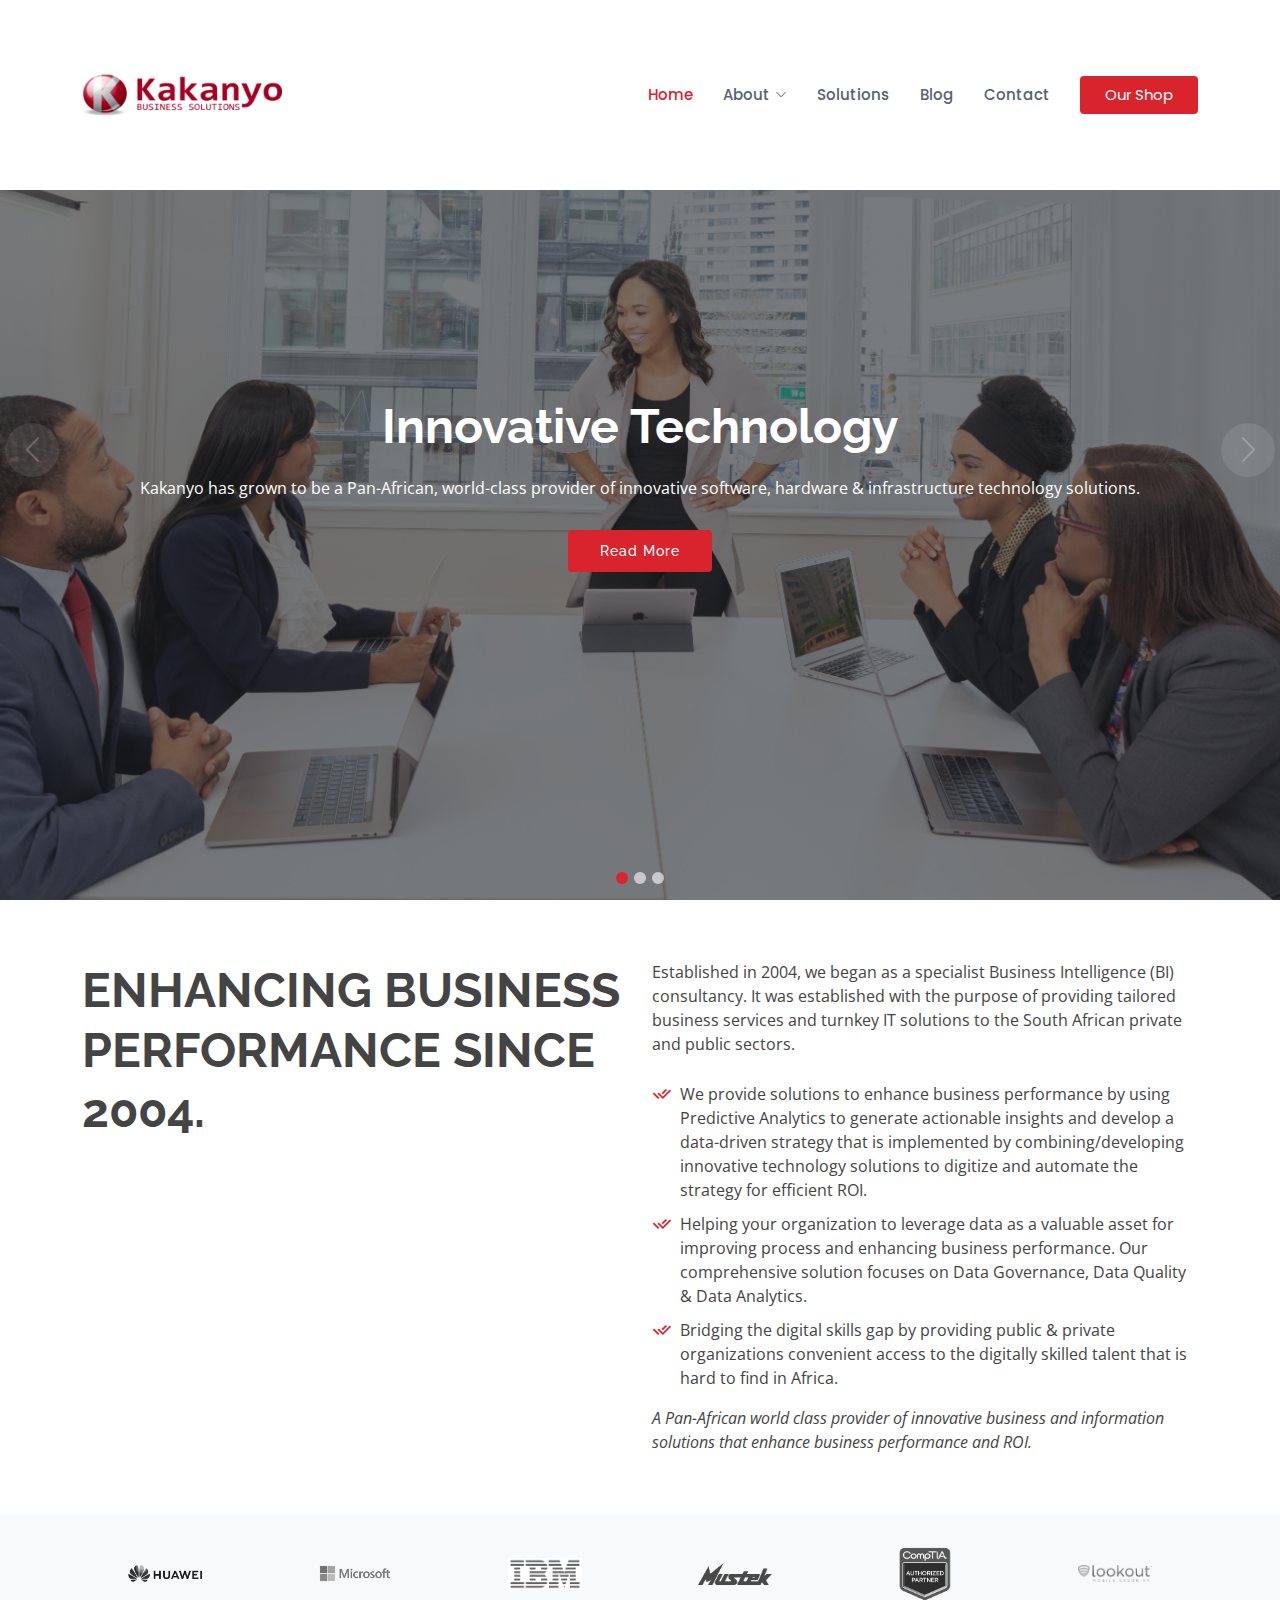
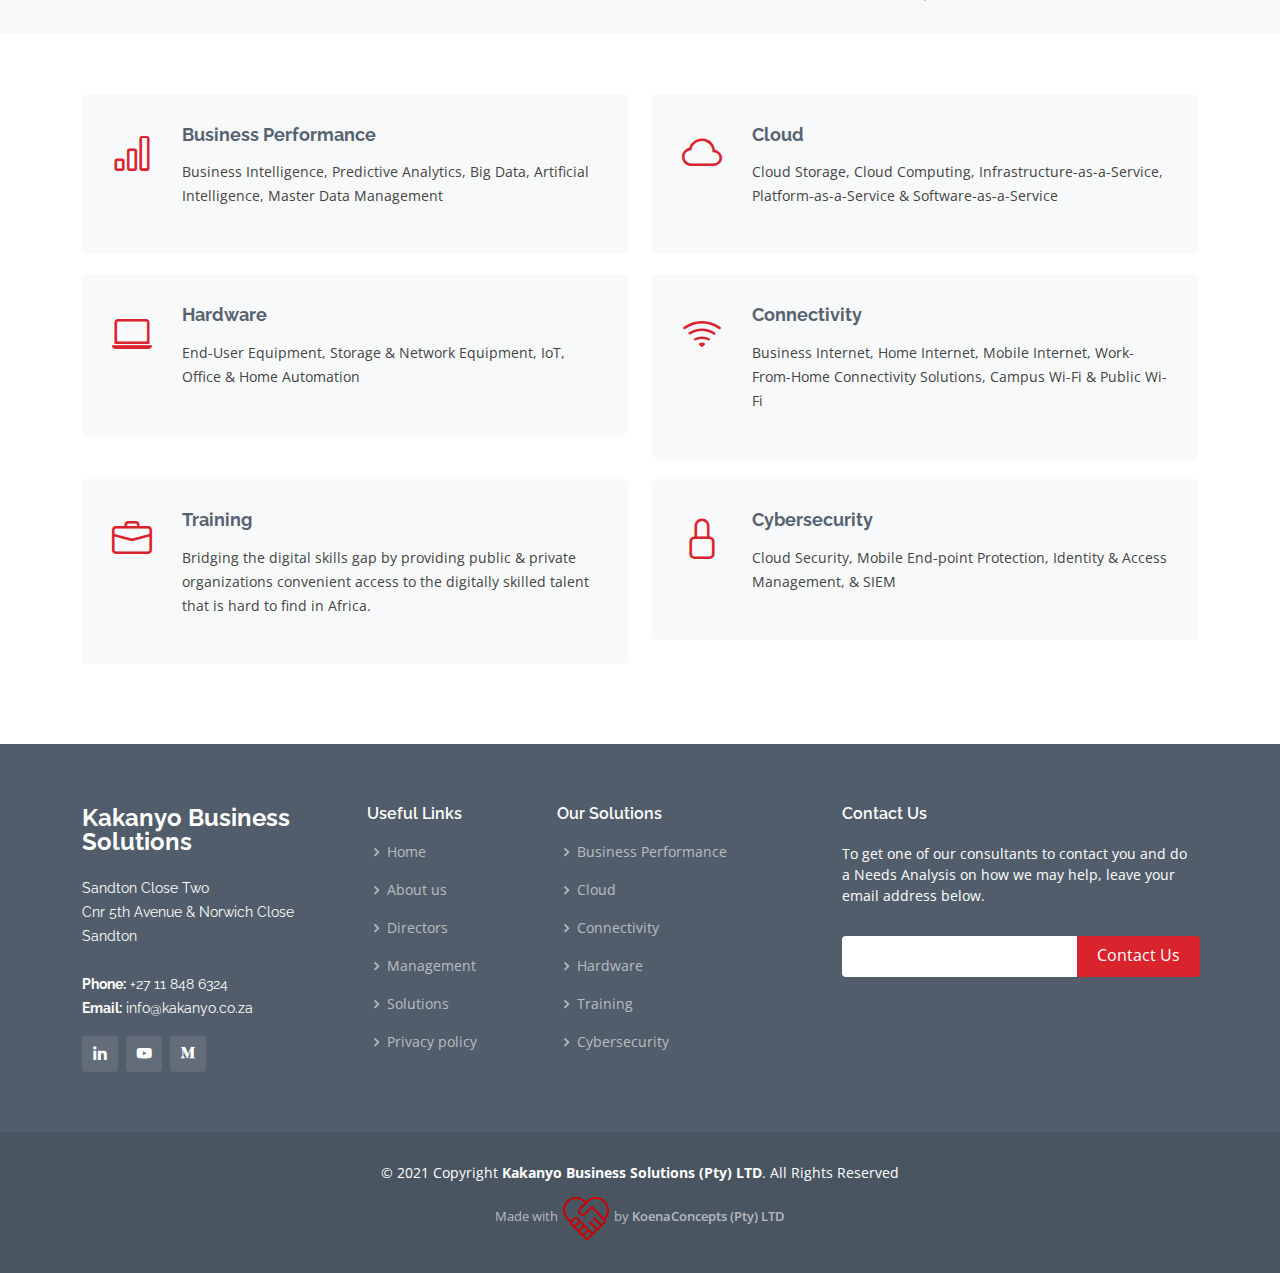
<file: index.html>
<!DOCTYPE html>
<html lang="en">

<head>
  <meta charset="utf-8">
  <meta content="width=device-width, initial-scale=1.0" name="viewport">

  <title>Kakanyo</title>
  <meta content="" name="description">
  <meta content="" name="keywords">

  <!-- Favicons -->
  <link href="assets/img/favicon.png" rel="icon">
  <link href="assets/img/apple-touch-icon.png" rel="apple-touch-icon">

  <!-- Google Fonts -->
  <link href="https://fonts.googleapis.com/css?family=Open+Sans:300,300i,400,400i,600,600i,700,700i|Raleway:300,300i,400,400i,500,500i,600,600i,700,700i|Poppins:300,300i,400,400i,500,500i,600,600i,700,700i" rel="stylesheet">

  <!-- Vendor CSS Files -->
  <link href="assets/vendor/animate.css/animate.min.css" rel="stylesheet">
  <link href="assets/vendor/bootstrap/css/bootstrap.min.css" rel="stylesheet">
  <link href="assets/vendor/bootstrap-icons/bootstrap-icons.css" rel="stylesheet">
  <link href="assets/vendor/boxicons/css/boxicons.min.css" rel="stylesheet">
  <link href="assets/vendor/glightbox/css/glightbox.min.css" rel="stylesheet">
  <link href="assets/vendor/remixicon/remixicon.css" rel="stylesheet">
  <link href="assets/vendor/swiper/swiper-bundle.min.css" rel="stylesheet">

  <!-- Template Main CSS File -->
  <link href="assets/css/style.css" rel="stylesheet">

  <!-- =======================================================
  * Template Name: Sailor - v4.3.0
  * Template URL: https://bootstrapmade.com/sailor-free-bootstrap-theme/
  * Author: BootstrapMade.com
  * License: https://bootstrapmade.com/license/
  ======================================================== -->
</head>

<body>

  <!-- ======= Header ======= -->
  <header id="header" class="fixed-top d-flex align-items-center">
    <div class="container d-flex align-items-center">
      <!-- <h1 class="logo me-auto"><a href="index.html">Kakanyo</a></h1> -->
      <!-- Uncomment below if you prefer to use an image logo -->
      <a href="index.html" class="logo me-auto"><img src="assets/img/KBSLogo.png" alt class="responsive" class="img-fluid"></a>
      <nav id="navbar" class="navbar">
        <ul>
          <li><a href="index.html" class="active">Home</a></li>

          <li class="dropdown"><a href="#"><span>About</span> <i class="bi bi-chevron-down"></i></a>
            <ul>
              <li><a href="about.html">About</a></li>
              <li><a href="team.html">Directors</a></li>
              <li><a href="testimonials.html">Management</a></li>

              <!-- <li class="dropdown"><a href="#"><span>Deep Drop Down</span> <i class="bi bi-chevron-right"></i></a>
                <ul>
                  <li><a href="#">Deep Drop Down 1</a></li>
                  <li><a href="#">Deep Drop Down 2</a></li>
                  <li><a href="#">Deep Drop Down 3</a></li>
                  <li><a href="#">Deep Drop Down 4</a></li>
                  <li><a href="#">Deep Drop Down 5</a></li>
                </ul>
              </li> -->
            </ul>
          </li>
          <li><a href="services.html">Solutions</a></li>
          <!-- <li><a href="portfolio.html">Portfolio</a></li> 
          <li><a href="pricing.html">Pricing</a></li> -->
          <li><a href="blog.html">Blog</a></li>

          <li><a href="contact.html">Contact</a></li>
          <li><a href="index.html" class="getstarted">Our Shop</a></li>
        </ul>
        <i class="bi bi-list mobile-nav-toggle"></i>
      </nav><!-- .navbar -->

    </div>
  </header><!-- End Header -->

  <!-- ======= Hero Section ======= -->
  <section id="hero">
    <div id="heroCarousel" data-bs-interval="5000" class="carousel slide carousel-fade" data-bs-ride="carousel">

      <ol class="carousel-indicators" id="hero-carousel-indicators"></ol>

      <div class="carousel-inner" role="listbox">

        <!-- Slide 1 -->
        <div class="carousel-item active" style="background-image: url(assets/img/slide/slide-1.jpg)">
          <div class="carousel-container">
            <div class="container">
              <h2 class="animate__animated animate__fadeInDown">Innovative <span>Technology</span></h2>
              <p class="animate__animated animate__fadeInUp">Kakanyo has grown to be a Pan-African, world-class provider of innovative software, hardware & infrastructure technology solutions.</p>
              <a href="#about" class="btn-get-started animate__animated animate__fadeInUp scrollto">Read More</a>
            </div>
          </div>
        </div>

        <!-- Slide 2 -->
        <div class="carousel-item" style="background-image: url(assets/img/slide/slide-2.jpg)">
          <div class="carousel-container">
            <div class="container">
              <h2 class="animate__animated animate__fadeInDown">Business Performance</h2>
              <p class="animate__animated animate__fadeInUp">We are A proud Pan-African world class provider of innovative business and information solutions that enhance business performance and ROI.</p>
              <a href="#about" class="btn-get-started animate__animated animate__fadeInUp scrollto">Read More</a>
            </div>
          </div>
        </div>

        <!-- Slide 3 -->
        <div class="carousel-item" style="background-image: url(assets/img/slide/slide-3.jpg)">
          <div class="carousel-container">
            <div class="container">
              <h2 class="animate__animated animate__fadeInDown">Skills Development</h2>
              <p class="animate__animated animate__fadeInUp">Kakanyo is committed to "Bridging the Digital Skills Gap" by making a key contribution of upskilling young talent with the technology skills that are on demand.</p>
              <a href="#about" class="btn-get-started animate__animated animate__fadeInUp scrollto">Read More</a>
            </div>
          </div>
        </div>

      </div>

      <a class="carousel-control-prev" href="#heroCarousel" role="button" data-bs-slide="prev">
        <span class="carousel-control-prev-icon bi bi-chevron-left" aria-hidden="true"></span>
      </a>

      <a class="carousel-control-next" href="#heroCarousel" role="button" data-bs-slide="next">
        <span class="carousel-control-next-icon bi bi-chevron-right" aria-hidden="true"></span>
      </a>

    </div>
  </section><!-- End Hero -->

  <main id="main">

    <!-- ======= About Section ======= -->
    <section id="about" class="about">
      <div class="container">

        <div class="row content">
          <div class="col-lg-6">
            <h2>Enhancing Business Performance since 2004.</h2>
            <!-- <h3>Voluptatem dignissimos provident quasi corporis voluptates sit assum perenda sruen jonee trave</h3> -->
          </div>
          <div class="col-lg-6 pt-4 pt-lg-0">
            <p>
              Established in 2004, we began as a specialist Business Intelligence (BI) consultancy. 
              It was established with the purpose of providing tailored business services and turnkey IT solutions to the South African private and public sectors.
            </p>
            <ul>
              <li><i class="ri-check-double-line"></i>We provide solutions to enhance business performance by using Predictive Analytics to generate actionable insights and develop a data-driven strategy that is implemented by combining/developing innovative technology solutions to digitize and automate the strategy for efficient ROI.</li>
              <li><i class="ri-check-double-line"></i>Helping your organization to leverage data as a valuable asset for improving process and enhancing business performance. Our comprehensive solution focuses on Data Governance, Data Quality & Data Analytics.</li>
              <li><i class="ri-check-double-line"></i>Bridging the digital skills gap by providing public & private organizations convenient access to the digitally skilled talent that is hard to find in Africa.</li>
            </ul>
            <p class="fst-italic">
              A Pan-African world class provider of innovative business and information solutions that enhance business performance and ROI.
            </p>
          </div>
        </div>

      </div>
    </section><!-- End About Section -->

    <!-- ======= Clients Section ======= -->
    <section id="clients" class="clients section-bg">
      <div class="container">

        <div class="row">

          <div class="col-lg-2 col-md-4 col-6 d-flex align-items-center justify-content-center">
            <img src="assets/img/clients/client-1.png" class="img-fluid" alt="">
          </div>

          <div class="col-lg-2 col-md-4 col-6 d-flex align-items-center justify-content-center">
            <img src="assets/img/clients/client-2.png" class="img-fluid" alt="">
          </div>

          <div class="col-lg-2 col-md-4 col-6 d-flex align-items-center justify-content-center">
            <img src="assets/img/clients/client-3.png" class="img-fluid" alt="">
          </div>

          <div class="col-lg-2 col-md-4 col-6 d-flex align-items-center justify-content-center">
            <img src="assets/img/clients/client-4.png" class="img-fluid" alt="">
          </div>

          <div class="col-lg-2 col-md-4 col-6 d-flex align-items-center justify-content-center">
            <img src="assets/img/clients/client-5.png" class="img-fluid" alt="">
          </div>

          <div class="col-lg-2 col-md-4 col-6 d-flex align-items-center justify-content-center">
            <img src="assets/img/clients/client-6.png" class="img-fluid" alt="">
          </div>

        </div>

      </div>
    </section><!-- End Clients Section -->

    <!-- ======= Services Section ======= -->
    <section id="services" class="services">
      <div class="container">

        <div class="row">
          <div class="col-md-6">
            <div class="icon-box">
              <i class="bi bi-bar-chart"></i>
              <h4><a href="#">Business Performance</a></h4>
              <p>Business Intelligence, Predictive Analytics, Big Data, Artificial Intelligence, Master Data Management</p>
            </div>
          </div>
          <div class="col-md-6 mt-4 mt-md-0">
            <div class="icon-box">
              <i class="bi bi-cloud"></i>
              <h4><a href="#">Cloud</a></h4>
              <p>Cloud Storage, Cloud Computing, Infrastructure-as-a-Service, Platform-as-a-Service & Software-as-a-Service</p>
            </div>
          </div>
          <div class="col-md-6 mt-4 mt-md-0">
            <div class="icon-box">
              <i class="bi bi-laptop"></i>
              <h4><a href="#">Hardware</a></h4>
              <p>End-User Equipment, Storage & Network Equipment, IoT, Office & Home Automation</p>
            </div>
          </div>
          <div class="col-md-6 mt-4 mt-md-0">
            <div class="icon-box">
              <i class="bi bi-wifi"></i>
              <h4><a href="#">Connectivity</a></h4>
              <p>Business Internet, Home Internet, Mobile Internet, Work-From-Home Connectivity Solutions, Campus Wi-Fi & Public Wi-Fi</p>
            </div>
          </div>
          <div class="col-md-6 mt-4 mt-md-0">
            <div class="icon-box">
              <i class="bi bi-briefcase"></i>
              <h4><a href="#">Training</a></h4>
              <p>Bridging the digital skills gap by providing public & private organizations convenient access to the digitally skilled talent that is hard to find in Africa.</p>
            </div>
          </div>
          <div class="col-md-6 mt-4 mt-md-0">
            <div class="icon-box">
              <i class="bi bi-lock"></i>
              <h4><a href="#">Cybersecurity</a></h4>
              <p>Cloud Security, Mobile End-point Protection, Identity & Access Management, & SIEM</p>
            </div>
          </div>
        </div>

      </div>
    </section>
    <!-- End Services Section -->

    <!-- ======= Portfolio Section ======= -->
    <!-- <section id="portfolio" class="portfolio">
      <div class="container">

        <div class="row">
          <div class="col-lg-12 d-flex justify-content-center">
            <ul id="portfolio-flters">
              <li data-filter="*" class="filter-active">All</li>
              <li data-filter=".filter-app">App</li>
              <li data-filter=".filter-card">Card</li>
              <li data-filter=".filter-web">Web</li>
            </ul>
          </div>
        </div>

        <div class="row portfolio-container">

          <div class="col-lg-4 col-md-6 portfolio-item filter-app">
            <div class="portfolio-wrap">
              <img src="assets/img/portfolio/portfolio-1.jpg" class="img-fluid" alt="">
              <div class="portfolio-info">
                <h4>App 1</h4>
                <p>App</p>
                <div class="portfolio-links">
                  <a href="assets/img/portfolio/portfolio-1.jpg" data-gallery="portfolioGallery" class="portfolio-lightbox" title="App 1"><i class="bx bx-plus"></i></a>
                  <a href="portfolio-details.html" class="portfolio-details-lightbox" data-glightbox="type: external" title="Portfolio Details"><i class="bx bx-link"></i></a>
                </div>
              </div>
            </div>
          </div>

          <div class="col-lg-4 col-md-6 portfolio-item filter-web">
            <div class="portfolio-wrap">
              <img src="assets/img/portfolio/portfolio-2.jpg" class="img-fluid" alt="">
              <div class="portfolio-info">
                <h4>Web 3</h4>
                <p>Web</p>
                <div class="portfolio-links">
                  <a href="assets/img/portfolio/portfolio-2.jpg" data-gallery="portfolioGallery" class="portfolio-lightbox" title="Web 3"><i class="bx bx-plus"></i></a>
                  <a href="portfolio-details.html" class="portfolio-details-lightbox" data-glightbox="type: external" title="Portfolio Details"><i class="bx bx-link"></i></a>
                </div>
              </div>
            </div>
          </div>

          <div class="col-lg-4 col-md-6 portfolio-item filter-app">
            <div class="portfolio-wrap">
              <img src="assets/img/portfolio/portfolio-3.jpg" class="img-fluid" alt="">
              <div class="portfolio-info">
                <h4>App 2</h4>
                <p>App</p>
                <div class="portfolio-links">
                  <a href="assets/img/portfolio/portfolio-3.jpg" data-gallery="portfolioGallery" class="portfolio-lightbox" title="App 2"><i class="bx bx-plus"></i></a>
                  <a href="portfolio-details.html" class="portfolio-details-lightbox" data-glightbox="type: external" title="Portfolio Details"><i class="bx bx-link"></i></a>
                </div>
              </div>
            </div>
          </div>

          <div class="col-lg-4 col-md-6 portfolio-item filter-card">
            <div class="portfolio-wrap">
              <img src="assets/img/portfolio/portfolio-4.jpg" class="img-fluid" alt="">
              <div class="portfolio-info">
                <h4>Card 2</h4>
                <p>Card</p>
                <div class="portfolio-links">
                  <a href="assets/img/portfolio/portfolio-4.jpg" data-gallery="portfolioGallery" class="portfolio-lightbox" title="Card 2"><i class="bx bx-plus"></i></a>
                  <a href="portfolio-details.html" class="portfolio-details-lightbox" data-glightbox="type: external" title="Portfolio Details"><i class="bx bx-link"></i></a>
                </div>
              </div>
            </div>
          </div>

          <div class="col-lg-4 col-md-6 portfolio-item filter-web">
            <div class="portfolio-wrap">
              <img src="assets/img/portfolio/portfolio-5.jpg" class="img-fluid" alt="">
              <div class="portfolio-info">
                <h4>Web 2</h4>
                <p>Web</p>
                <div class="portfolio-links">
                  <a href="assets/img/portfolio/portfolio-5.jpg" data-gallery="portfolioGallery" class="portfolio-lightbox" title="Web 2"><i class="bx bx-plus"></i></a>
                  <a href="portfolio-details.html" class="portfolio-details-lightbox" data-glightbox="type: external" title="Portfolio Details"><i class="bx bx-link"></i></a>
                </div>
              </div>
            </div>
          </div>

          <div class="col-lg-4 col-md-6 portfolio-item filter-app">
            <div class="portfolio-wrap">
              <img src="assets/img/portfolio/portfolio-6.jpg" class="img-fluid" alt="">
              <div class="portfolio-info">
                <h4>App 3</h4>
                <p>App</p>
                <div class="portfolio-links">
                  <a href="assets/img/portfolio/portfolio-6.jpg" data-gallery="portfolioGallery" class="portfolio-lightbox" title="App 3"><i class="bx bx-plus"></i></a>
                  <a href="portfolio-details.html" class="portfolio-details-lightbox" data-glightbox="type: external" title="Portfolio Details"><i class="bx bx-link"></i></a>
                </div>
              </div>
            </div>
          </div>

          <div class="col-lg-4 col-md-6 portfolio-item filter-card">
            <div class="portfolio-wrap">
              <img src="assets/img/portfolio/portfolio-7.jpg" class="img-fluid" alt="">
              <div class="portfolio-info">
                <h4>Card 1</h4>
                <p>Card</p>
                <div class="portfolio-links">
                  <a href="assets/img/portfolio/portfolio-7.jpg" data-gallery="portfolioGallery" class="portfolio-lightbox" title="Card 1"><i class="bx bx-plus"></i></a>
                  <a href="portfolio-details.html" class="portfolio-details-lightbox" data-glightbox="type: external" title="Portfolio Details"><i class="bx bx-link"></i></a>
                </div>
              </div>
            </div>
          </div>

          <div class="col-lg-4 col-md-6 portfolio-item filter-card">
            <div class="portfolio-wrap">
              <img src="assets/img/portfolio/portfolio-8.jpg" class="img-fluid" alt="">
              <div class="portfolio-info">
                <h4>Card 3</h4>
                <p>Card</p>
                <div class="portfolio-links">
                  <a href="assets/img/portfolio/portfolio-8.jpg" data-gallery="portfolioGallery" class="portfolio-lightbox" title="Card 3"><i class="bx bx-plus"></i></a>
                  <a href="portfolio-details.html" class="portfolio-details-lightbox" data-glightbox="type: external" title="Portfolio Details"><i class="bx bx-link"></i></a>
                </div>
              </div>
            </div>
          </div>

          <div class="col-lg-4 col-md-6 portfolio-item filter-web">
            <div class="portfolio-wrap">
              <img src="assets/img/portfolio/portfolio-9.jpg" class="img-fluid" alt="">
              <div class="portfolio-info">
                <h4>Web 3</h4>
                <p>Web</p>
                <div class="portfolio-links">
                  <a href="assets/img/portfolio/portfolio-9.jpg" data-gallery="portfolioGallery" class="portfolio-lightbox" title="Web 3"><i class="bx bx-plus"></i></a>
                  <a href="portfolio-details.html" class="portfolio-details-lightbox" data-glightbox="type: external" title="Portfolio Details"><i class="bx bx-link"></i></a>
                </div>
              </div>
            </div>
          </div>

        </div>

      </div>
    </section> -->
    <!-- End Portfolio Section -->

  </main><!-- End #main -->

  <!-- ======= Footer ======= -->
  <footer id="footer">
    <div class="footer-top">
      <div class="container">
        <div class="row">

          <div class="col-lg-3 col-md-6">
            <div class="footer-info">
              <h3>Kakanyo Business Solutions</h3>
              <p>
                Sandton Close Two
                <br> Cnr 5th Avenue & Norwich Close <br>
                Sandton<br><br>
                <strong>Phone:</strong> +27 11 848 6324<br>
                <strong>Email:</strong> info@kakanyo.co.za<br>
              </p>
              <div class="social-links mt-3">
                <a href="#" class="linkedin"><i class="bx bxl-linkedin"></i></a>
                <a href="#" class="youtube"><i class="bx bxl-youtube"></i></a>
                <a href="#" class="medium"><i class="bx bxl-medium"></i></a>
                <!-- <a href="#" class="instagram"><i class="bx bxl-instagram"></i></a>
                <a href="#" class="google-plus"><i class="bx bxl-skype"></i></a> -->
              </div>
            </div>
          </div>

          <div class="col-lg-2 col-md-6 footer-links">
            <h4>Useful Links</h4>
            <ul>
              <li><i class="bx bx-chevron-right"></i> <a href="#">Home</a></li>
              <li><i class="bx bx-chevron-right"></i> <a href="#">About us</a></li>
              <li><i class="bx bx-chevron-right"></i> <a href="#">Directors</a></li>
              <li><i class="bx bx-chevron-right"></i> <a href="#">Management</a></li>
              <li><i class="bx bx-chevron-right"></i> <a href="#">Solutions</a></li>
              <li><i class="bx bx-chevron-right"></i> <a href="#">Privacy policy</a></li>
            </ul>
          </div>

          <div class="col-lg-3 col-md-6 footer-links">
            <h4>Our Solutions</h4>
            <ul>
              <li><i class="bx bx-chevron-right"></i> <a href="#">Business Performance</a></li>
              <li><i class="bx bx-chevron-right"></i> <a href="#">Cloud</a></li>
              <li><i class="bx bx-chevron-right"></i> <a href="#">Connectivity</a></li>
              <li><i class="bx bx-chevron-right"></i> <a href="#">Hardware</a></li>
              <li><i class="bx bx-chevron-right"></i> <a href="#">Training</a></li>
              <li><i class="bx bx-chevron-right"></i> <a href="#">Cybersecurity</a></li>
            </ul>
          </div>

          <div class="col-lg-4 col-md-6 footer-newsletter">
            <h4>Contact Us</h4>
            <p>To get one of our consultants to contact you and do a Needs Analysis on how we may help, leave your email address below.</p>
            <form action="" method="post">
              <input type="email" name="email"><input type="submit" value="Contact Us">
            </form>

          </div>

        </div>
      </div>
    </div>

    <div class="container">
      <div class="copyright">
        &copy; 2021 Copyright <strong><span>Kakanyo Business Solutions (Pty) LTD</span></strong>. All Rights Reserved
      </div>
      <div class="credits">
        <!-- All the links in the footer should remain intact. -->
        <!-- You can delete the links only if you purchased the pro version. -->
        <!-- Licensing information: https://bootstrapmade.com/license/ -->
        <!-- Purchase the pro version with working PHP/AJAX contact form: https://bootstrapmade.com/sailor-free-bootstrap-theme/ -->
        Made with <svg xmlns="http://www.w3.org/2000/svg" x="0px" y="0px" width="50" height="50" viewBox="0 0 172 172" style=" fill:#cc0000;"><g fill="none" fill-rule="nonzero" stroke="none" stroke-width="1" stroke-linecap="butt" stroke-linejoin="miter" stroke-miterlimit="10" stroke-dasharray="" stroke-dashoffset="0" font-family="none" font-weight="none" font-size="none" text-anchor="none" style="mix-blend-mode: normal"><path d="M0,172v-172h172v172z" fill="none"></path><g fill="#cc0000"><path d="M51.6,13.67938c-11.43531,0 -22.87062,4.38062 -31.64531,13.15531c-17.54937,17.54938 -17.54937,45.74125 0,63.29063l10.54844,10.54844c-0.14781,0.72563 -0.22844,1.45125 -0.22844,2.19031c0,2.74125 1.02125,5.14656 3.09063,7.21594l4.81062,4.82406c1.66625,1.98875 4.3,2.99656 6.97406,3.06375c0.17469,2.365 1.15563,4.70312 3.01,6.5575l4.82406,4.81062c1.88125,1.89469 4.085,2.87563 6.5575,3.03688c0.06719,2.63375 1.075,4.95844 3.06375,6.94719l4.81062,4.82406c1.66625,1.98875 4.3,2.99656 6.96063,3.06375c0.14781,2.4725 1.12875,4.66281 3.02344,6.5575l4.82406,4.81062c2.05594,2.06938 4.46125,3.10406 7.21594,3.10406c2.40531,0 5.16,-1.03469 7.21594,-3.10406l10.32,-10.32c1.77375,-1.6125 2.72781,-3.73562 2.99656,-5.96625c2.21719,-0.26875 4.21938,-1.23625 5.95281,-2.96969l6.19469,-6.19469c1.85438,-1.85438 2.83531,-4.1925 3.01,-6.5575c2.67406,-0.06719 5.30781,-1.075 6.97406,-3.06375l4.81062,-4.82406c1.935,-1.77375 2.91594,-4.15219 3.05031,-6.59781c2.52625,-0.14781 5.01219,-1.15562 6.92031,-3.38625l4.81062,-4.81062c3.84313,-3.52063 4.07156,-9.39281 0.76594,-13.53156c7.99531,-8.21031 12.65812,-19.36344 12.65812,-31.18844c0,-12.04 -4.47469,-23.73063 -13.07469,-31.99469c-17.54938,-17.53594 -46.09063,-17.53594 -63.64,-0.33594l-2.58,2.58l-2.58,-2.58c-8.77469,-8.77469 -20.21,-13.15531 -31.64531,-13.15531zM51.6,20.64c9.63469,0 19.26938,3.77594 26.83469,11.00531l2.40531,2.40531l-17.53594,17.54937c-6.19469,6.19469 -6.19469,16.16531 0,22.36c3.09062,3.09063 7.21594,4.82406 11.34125,4.82406c4.12531,0 7.91469,-1.38406 11.01875,-4.48813l20.61312,-20.61312l40.25875,40.91719c1.38406,1.37063 1.38406,3.44 0,4.82406l-4.81062,4.81062c-1.37063,1.37063 -3.44,1.37063 -4.81063,0l-20.98937,-20.64c-1.37063,-1.37062 -3.44,-1.37062 -4.81063,0c-1.37062,1.37063 -1.37062,3.44 0,4.81063l20.98938,20.64c1.37062,1.37062 1.37062,3.44 0,4.81062l-4.82406,4.82406c-1.37062,1.37063 -3.44,1.37063 -4.82406,0l-20.64,-20.64c-0.72562,-0.73906 -1.65281,-1.04812 -2.58,-1.00781c-0.91375,-0.04031 -1.84094,0.26875 -2.58,1.00781c-1.37062,1.37063 -1.37062,3.44 0,4.82406l20.64,20.64c0.69875,0.68531 1.04813,1.37062 1.04813,2.39187c0,1.03469 -0.34938,1.73344 -1.04813,2.41875l-6.18125,6.18125c-0.79281,0.79281 -1.80062,1.075 -2.76812,0.9675c-0.38969,-0.57781 -0.84656,-1.12875 -1.37063,-1.63937l-4.81062,-4.82406c-1.8275,-1.8275 -4.36719,-2.74125 -6.93375,-2.80844c-0.13438,-2.44563 -1.11531,-4.90469 -3.03688,-6.82625l-4.81062,-4.81063c-1.77375,-1.92156 -4.13875,-2.91594 -6.57094,-3.03687c-0.06719,-2.63375 -1.075,-4.945 -3.07719,-6.93375l-4.81062,-4.82406c-1.8275,-1.8275 -4.36719,-2.74125 -6.93375,-2.80844c-0.13438,-2.44563 -1.11531,-4.90469 -3.03688,-6.82625l-4.81062,-4.81063c-3.78938,-4.12531 -10.33344,-4.12531 -14.45875,0l-9.46,9.46l-9.46,-9.46c-14.79469,-14.79469 -14.79469,-38.87469 0,-53.66937c7.56531,-7.22938 17.2,-11.00531 26.83469,-11.00531zM120.06406,20.98938c9.62125,0 19.25594,3.77594 26.82125,11.00531l0.34937,0.33594c7.22938,7.22937 11.00531,16.51469 11.00531,26.83469c0,9.74219 -3.62812,19.135 -10.52156,26.29719l-38.67312,-38.68656c-0.06719,-0.05375 -0.14781,-0.08062 -0.20156,-0.13437c-0.06719,-0.06719 -0.08062,-0.14781 -0.14781,-0.20156c-1.37062,-1.37062 -3.44,-1.37062 -4.81062,0l-23.04531,23.04531c-3.44,3.44 -9.28531,3.44 -12.72531,0c-1.72,-1.72 -2.75469,-4.12531 -2.75469,-6.53063c0,-2.40531 1.03469,-4.81062 2.75469,-6.53062l19.78,-19.78l0.16125,0.16125l5.16,-4.81063c7.22938,-7.22937 17.21344,-11.00531 26.84813,-11.00531zM51.26406,88.75469c0.68531,0 1.70656,0.33594 2.39187,1.02125l4.82406,4.82406c1.37063,1.37063 1.37063,3.44 0,4.82406l-10.32,10.32c-1.37062,1.37062 -3.44,1.37062 -4.82406,0l-4.81062,-4.82406c-0.68531,-0.68531 -1.02125,-1.37062 -1.02125,-2.40531c0,-1.03469 0.33594,-1.72 1.02125,-2.41875l10.32,-10.32c0.68531,-0.68531 1.38406,-1.02125 2.41875,-1.02125zM65.69594,103.53594c1.03469,0 1.73344,0.34938 2.41875,1.04813l4.81063,4.81062c0.68531,0.68531 1.03469,1.37063 1.03469,2.40531c0,1.03469 -0.34937,1.72 -1.03469,2.40531l-10.32,10.32c-1.37063,1.37062 -3.44,1.37062 -4.81063,0l-4.81062,-4.81063c-1.38406,-1.37062 -1.38406,-3.44 0,-4.81062l10.32,-10.32c0.68531,-0.69875 1.37062,-1.04813 2.39187,-1.04813zM80.28906,117.99469c0.90031,0 1.76031,0.33594 2.27094,1.02125l4.82406,4.82406c1.37062,1.37063 1.37062,3.44 0,4.82406l-10.32,10.32c-1.38406,1.37062 -3.45344,1.37062 -4.82406,0l-4.82406,-4.82406c-0.68531,-0.68531 -1.02125,-1.37062 -1.02125,-2.40531c0,-1.03469 0.33594,-1.72 1.02125,-2.41875l10.32,-10.32c0.69875,-0.68531 1.63938,-1.02125 2.55313,-1.02125zM94.93594,132.77594c1.03469,0 1.73344,0.34938 2.41875,1.04813l4.81063,4.81062c0.68531,0.68531 1.03469,1.37063 1.03469,2.40531c0,1.03469 -0.34937,1.72 -1.03469,2.40531l-10.32,10.32c-1.37063,1.37062 -3.44,1.37062 -4.81063,0l-4.81062,-4.81063c-0.69875,-0.68531 -1.04813,-1.38406 -1.04813,-2.41875c0,-1.02125 0.34938,-1.70656 1.04813,-2.39187l10.32,-10.32c0.68531,-0.69875 1.37062,-1.04813 2.39187,-1.04813z"></path></g></g></svg> by <a href="https://koenaconcepts.co.za/">KoenaConcepts (Pty) LTD</a>
      </div>
    </div>
  </footer><!-- End Footer -->

  <a href="#" class="back-to-top d-flex align-items-center justify-content-center"><i class="bi bi-arrow-up-short"></i></a>

  <!-- Vendor JS Files -->
  <script src="assets/vendor/bootstrap/js/bootstrap.bundle.min.js"></script>
  <script src="assets/vendor/glightbox/js/glightbox.min.js"></script>
  <script src="assets/vendor/isotope-layout/isotope.pkgd.min.js"></script>
  <script src="assets/vendor/php-email-form/validate.js"></script>
  <script src="assets/vendor/swiper/swiper-bundle.min.js"></script>
  <script src="assets/vendor/waypoints/noframework.waypoints.js"></script>

  <!-- Template Main JS File -->
  <script src="assets/js/main.js"></script>

</body>

</html>
</file>
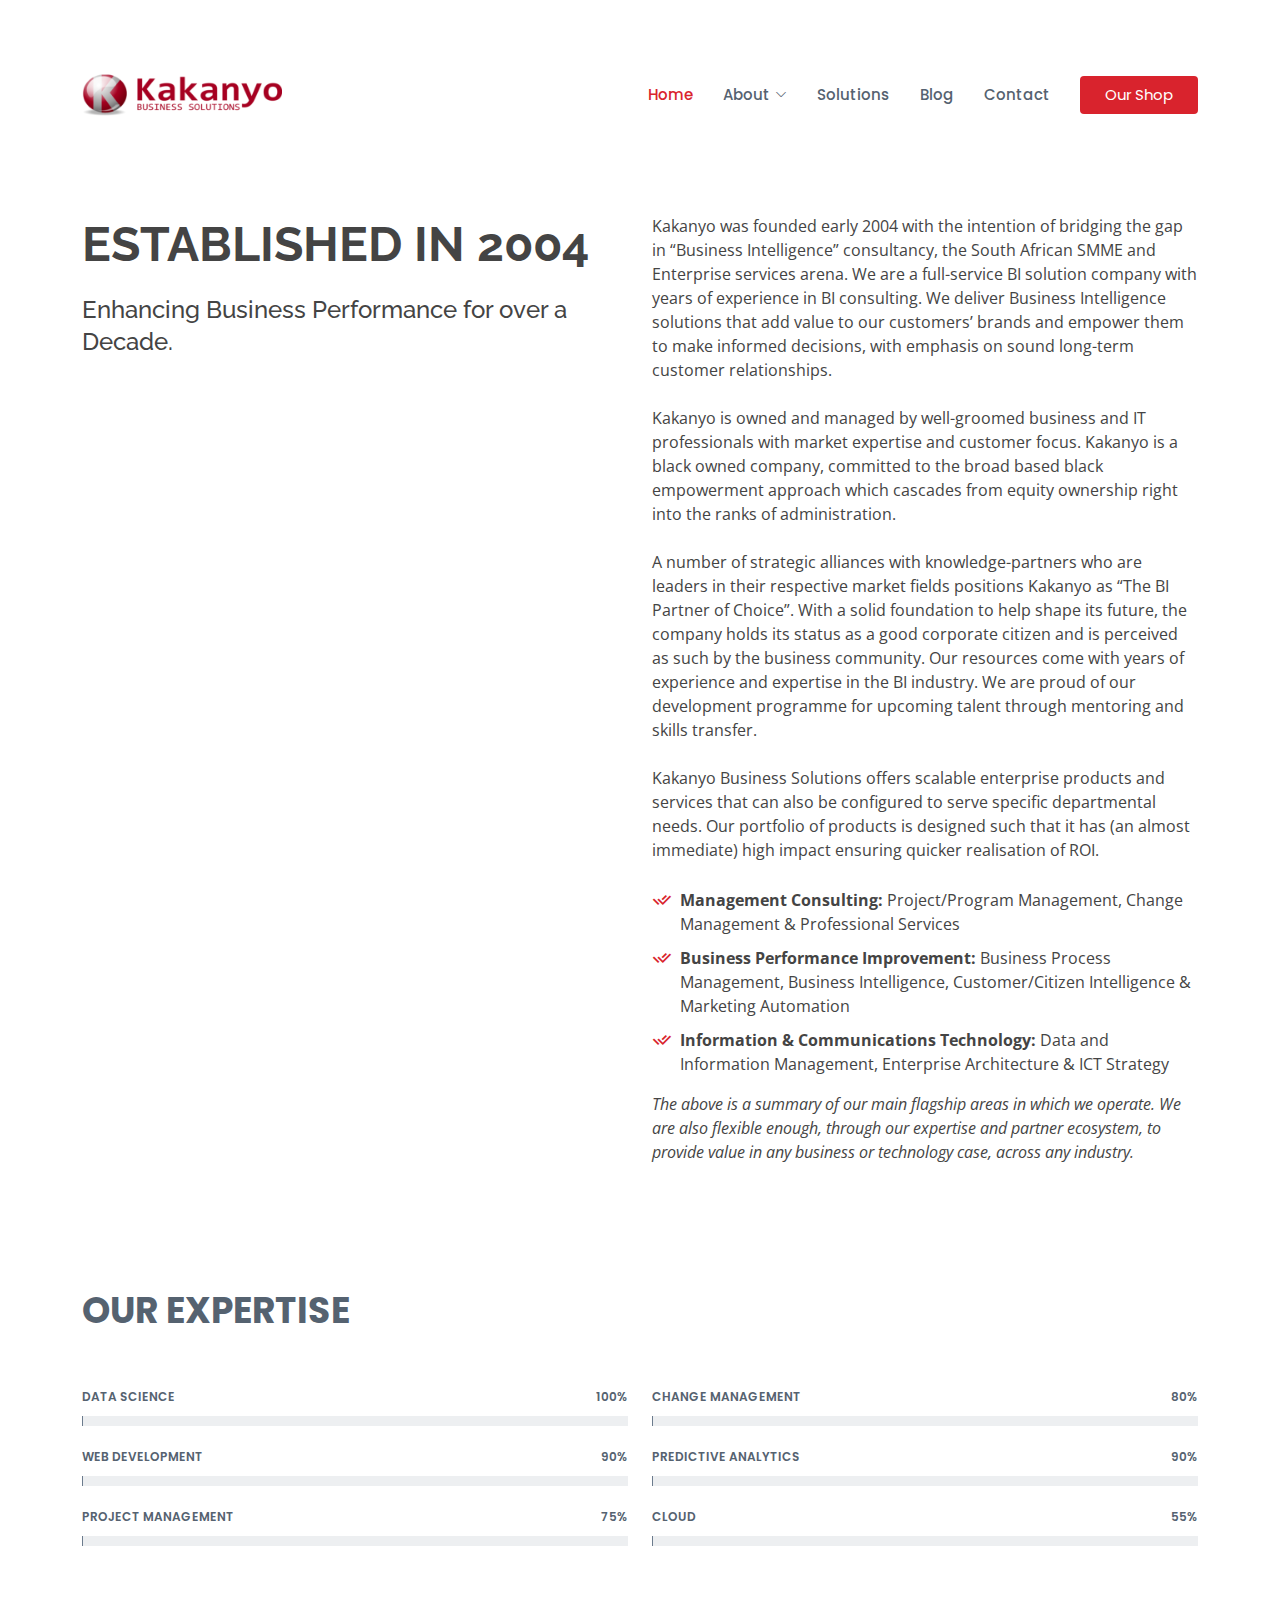
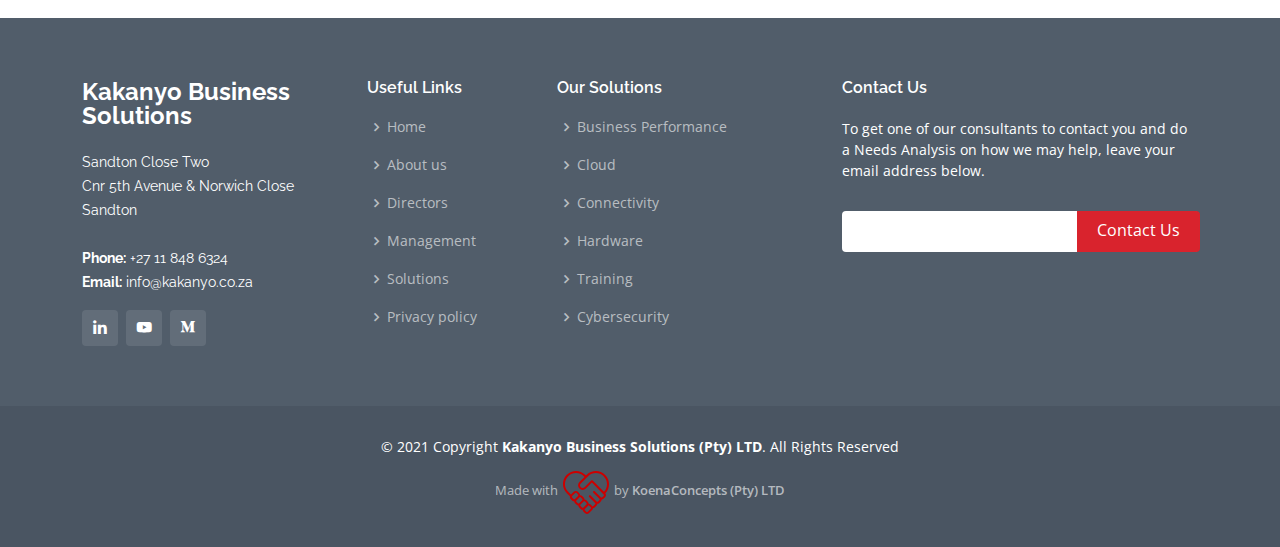
<file: about.html>
<!DOCTYPE html>
<html lang="en">

<head>
  <meta charset="utf-8">
  <meta content="width=device-width, initial-scale=1.0" name="viewport">

  <title>Kakanyo - About Us</title>
  <meta content="" name="description">
  <meta content="" name="keywords">

  <!-- Favicons -->
  <link href="assets/img/favicon.png" rel="icon">
  <link href="assets/img/apple-touch-icon.png" rel="apple-touch-icon">

  <!-- Google Fonts -->
  <link href="https://fonts.googleapis.com/css?family=Open+Sans:300,300i,400,400i,600,600i,700,700i|Raleway:300,300i,400,400i,500,500i,600,600i,700,700i|Poppins:300,300i,400,400i,500,500i,600,600i,700,700i" rel="stylesheet">

  <!-- Vendor CSS Files -->
  <link href="assets/vendor/animate.css/animate.min.css" rel="stylesheet">
  <link href="assets/vendor/bootstrap/css/bootstrap.min.css" rel="stylesheet">
  <link href="assets/vendor/bootstrap-icons/bootstrap-icons.css" rel="stylesheet">
  <link href="assets/vendor/boxicons/css/boxicons.min.css" rel="stylesheet">
  <link href="assets/vendor/glightbox/css/glightbox.min.css" rel="stylesheet">
  <link href="assets/vendor/remixicon/remixicon.css" rel="stylesheet">
  <link href="assets/vendor/swiper/swiper-bundle.min.css" rel="stylesheet">

  <!-- Template Main CSS File -->
  <link href="assets/css/style.css" rel="stylesheet">

  <!-- =======================================================
  * Template Name: Sailor - v4.3.0
  * Template URL: https://bootstrapmade.com/sailor-free-bootstrap-theme/
  * Author: BootstrapMade.com
  * License: https://bootstrapmade.com/license/
  ======================================================== -->
</head>

<body>

  <!-- ======= Header ======= -->
  <header id="header" class="fixed-top d-flex align-items-center">
    <div class="container d-flex align-items-center">
      <!-- <h1 class="logo me-auto"><a href="index.html">Kakanyo</a></h1> -->
      <!-- Uncomment below if you prefer to use an image logo -->
      <a href="index.html" class="logo me-auto"><img src="assets/img/KBSLogo.png" alt class="responsive" class="img-fluid"></a>
      <nav id="navbar" class="navbar">
        <ul>
          <li><a href="index.html" class="active">Home</a></li>

          <li class="dropdown"><a href="#"><span>About</span> <i class="bi bi-chevron-down"></i></a>
            <ul>
              <li><a href="about.html">About</a></li>
              <li><a href="team.html">Directors</a></li>
              <li><a href="testimonials.html">Management</a></li>

              <!-- <li class="dropdown"><a href="#"><span>Deep Drop Down</span> <i class="bi bi-chevron-right"></i></a>
                <ul>
                  <li><a href="#">Deep Drop Down 1</a></li>
                  <li><a href="#">Deep Drop Down 2</a></li>
                  <li><a href="#">Deep Drop Down 3</a></li>
                  <li><a href="#">Deep Drop Down 4</a></li>
                  <li><a href="#">Deep Drop Down 5</a></li>
                </ul>
              </li> -->
            </ul>
          </li>
          <li><a href="services.html">Solutions</a></li>
          <!-- <li><a href="portfolio.html">Portfolio</a></li> 
          <li><a href="pricing.html">Pricing</a></li> -->
          <li><a href="blog.html">Blog</a></li>

          <li><a href="contact.html">Contact</a></li>
          <li><a href="index.html" class="getstarted">Our Shop</a></li>
        </ul>
        <i class="bi bi-list mobile-nav-toggle"></i>
      </nav><!-- .navbar -->

    </div>
  </header><!-- End Header -->

  <main id="main">

    <!-- ======= Breadcrumbs ======= -->
    <section id="breadcrumbs" class="breadcrumbs">
      <div class="container">

        <div class="d-flex justify-content-between align-items-center">
          <h2>About</h2>
          <ol>
            <li><a href="index.html">Home</a></li>
            <li>About</li>
          </ol>
        </div>

      </div>
    </section><!-- End Breadcrumbs -->

    <!-- ======= About Section ======= -->
    <section id="about" class="about">
      <div class="container">

        <div class="row content">
          <div class="col-lg-6">
            <h2>Established in 2004</h2>
            <h3>Enhancing Business Performance for over a Decade.</h3>
          </div>
          <div class="col-lg-6 pt-4 pt-lg-0">
            <p>
              Kakanyo was founded early 2004 with the intention of bridging the gap in “Business Intelligence” consultancy, the South African SMME and Enterprise services arena. We are a full-service BI solution company with years of experience in BI consulting. We deliver Business Intelligence solutions that add value to our customers’ brands and empower them to make informed decisions, with emphasis on sound long-term customer relationships. <br>
              <br> Kakanyo is owned and managed by well-groomed business and IT professionals with market expertise and customer focus. Kakanyo is a black owned company, committed to the broad based black empowerment approach which cascades from equity ownership right into the ranks of administration. <br>
              <br> A number of strategic alliances with knowledge-partners who are leaders in their respective market fields positions Kakanyo as “The BI Partner of Choice”. With a solid foundation to help shape its future, the company holds its status as a good corporate citizen and is perceived as such by the business community. Our resources come with years of experience and expertise in the BI industry. We are proud of our development programme for upcoming talent through mentoring and skills transfer. <br>
              <br> Kakanyo Business Solutions offers scalable enterprise products and services that can also be configured to serve specific departmental needs. Our portfolio of products is designed such that it has (an almost immediate) high impact ensuring quicker realisation of ROI.
            </p>
            <ul>
              <li><i class="ri-check-double-line"></i> <b>Management Consulting:</b> Project/Program Management, Change Management & Professional Services</li>
              <li><i class="ri-check-double-line"></i> <b>Business Performance Improvement:</b> Business Process Management, Business Intelligence, Customer/Citizen Intelligence & Marketing Automation</li>
              <li><i class="ri-check-double-line"></i> <b>Information & Communications Technology:</b> Data and Information Management, Enterprise Architecture & ICT Strategy</li>
            </ul>
            <p class="fst-italic">
              The above is a summary of our main flagship areas in which we operate. We are also flexible enough, through our expertise and partner ecosystem,  to provide value in any business or technology case, across any industry.
            </p>
          </div>
        </div>

      </div>
    </section><!-- End About Section -->

    <!-- ======= Team Section ======= -->
    <!-- <section id="team" class="team section-bg">
      <div class="container">

        <div class="section-title">
          <h2>Team</h2>
          <p>Our Hardowrking Team</p>
        </div>

        <div class="row">

          <div class="col-lg-6">
            <div class="member d-flex align-items-start">
              <div class="pic"><img src="assets/img/team/team-1.jpg" class="img-fluid" alt=""></div>
              <div class="member-info">
                <h4>Walter White</h4>
                <span>Chief Executive Officer</span>
                <p>Explicabo voluptatem mollitia et repellat</p>
                <div class="social">
                  <a href=""><i class="ri-twitter-fill"></i></a>
                  <a href=""><i class="ri-facebook-fill"></i></a>
                  <a href=""><i class="ri-instagram-fill"></i></a>
                  <a href=""> <i class="ri-linkedin-box-fill"></i> </a>
                </div>
              </div>
            </div>
          </div>

          <div class="col-lg-6 mt-4 mt-lg-0">
            <div class="member d-flex align-items-start">
              <div class="pic"><img src="assets/img/team/team-2.jpg" class="img-fluid" alt=""></div>
              <div class="member-info">
                <h4>Sarah Jhonson</h4>
                <span>Product Manager</span>
                <p>Aut maiores voluptates amet et quis</p>
                <div class="social">
                  <a href=""><i class="ri-twitter-fill"></i></a>
                  <a href=""><i class="ri-facebook-fill"></i></a>
                  <a href=""><i class="ri-instagram-fill"></i></a>
                  <a href=""> <i class="ri-linkedin-box-fill"></i> </a>
                </div>
              </div>
            </div>
          </div>

          <div class="col-lg-6 mt-4">
            <div class="member d-flex align-items-start">
              <div class="pic"><img src="assets/img/team/team-3.jpg" class="img-fluid" alt=""></div>
              <div class="member-info">
                <h4>William Anderson</h4>
                <span>CTO</span>
                <p>Quisquam facilis cum velit laborum corrupti</p>
                <div class="social">
                  <a href=""><i class="ri-twitter-fill"></i></a>
                  <a href=""><i class="ri-facebook-fill"></i></a>
                  <a href=""><i class="ri-instagram-fill"></i></a>
                  <a href=""> <i class="ri-linkedin-box-fill"></i> </a>
                </div>
              </div>
            </div>
          </div>

          <div class="col-lg-6 mt-4">
            <div class="member d-flex align-items-start">
              <div class="pic"><img src="assets/img/team/team-4.jpg" class="img-fluid" alt=""></div>
              <div class="member-info">
                <h4>Amanda Jepson</h4>
                <span>Accountant</span>
                <p>Dolorum tempora officiis odit laborum officiis</p>
                <div class="social">
                  <a href=""><i class="ri-twitter-fill"></i></a>
                  <a href=""><i class="ri-facebook-fill"></i></a>
                  <a href=""><i class="ri-instagram-fill"></i></a>
                  <a href=""> <i class="ri-linkedin-box-fill"></i> </a>
                </div>
              </div>
            </div>
          </div>

        </div>

      </div>
    </section> -->
    <!-- End Team Section -->

    <!-- ======= Our Skills Section ======= -->
    <section id="skills" class="skills">
      <div class="container">

        <div class="section-title">
          <!-- <h2>Our Expertise</h2> -->
          <p>Our Expertise</p>
        </div>

        <div class="row skills-content">

          <div class="col-lg-6">

            <div class="progress">
              <span class="skill">Data Science <i class="val">100%</i></span>
              <div class="progress-bar-wrap">
                <div class="progress-bar" role="progressbar" aria-valuenow="100" aria-valuemin="0" aria-valuemax="100"></div>
              </div>
            </div>

            <div class="progress">
              <span class="skill">Web Development <i class="val">90%</i></span>
              <div class="progress-bar-wrap">
                <div class="progress-bar" role="progressbar" aria-valuenow="90" aria-valuemin="0" aria-valuemax="100"></div>
              </div>
            </div>

            <div class="progress">
              <span class="skill">Project Management <i class="val">75%</i></span>
              <div class="progress-bar-wrap">
                <div class="progress-bar" role="progressbar" aria-valuenow="75" aria-valuemin="0" aria-valuemax="100"></div>
              </div>
            </div>

          </div>

          <div class="col-lg-6">

            <div class="progress">
              <span class="skill">Change Management <i class="val">80%</i></span>
              <div class="progress-bar-wrap">
                <div class="progress-bar" role="progressbar" aria-valuenow="80" aria-valuemin="0" aria-valuemax="100"></div>
              </div>
            </div>

            <div class="progress">
              <span class="skill">Predictive Analytics <i class="val">90%</i></span>
              <div class="progress-bar-wrap">
                <div class="progress-bar" role="progressbar" aria-valuenow="90" aria-valuemin="0" aria-valuemax="100"></div>
              </div>
            </div>

            <div class="progress">
              <span class="skill">Cloud <i class="val">55%</i></span>
              <div class="progress-bar-wrap">
                <div class="progress-bar" role="progressbar" aria-valuenow="55" aria-valuemin="0" aria-valuemax="100"></div>
              </div>
            </div>

          </div>

        </div>

      </div>
    </section><!-- End Our Skills Section -->

  </main><!-- End #main -->

  <!-- ======= Footer ======= -->
  <footer id="footer">
    <div class="footer-top">
      <div class="container">
        <div class="row">

          <div class="col-lg-3 col-md-6">
            <div class="footer-info">
              <h3>Kakanyo Business Solutions</h3>
              <p>
                Sandton Close Two
                <br> Cnr 5th Avenue & Norwich Close <br>
                Sandton<br><br>
                <strong>Phone:</strong> +27 11 848 6324<br>
                <strong>Email:</strong> info@kakanyo.co.za<br>
              </p>
              <div class="social-links mt-3">
                <a href="#" class="linkedin"><i class="bx bxl-linkedin"></i></a>
                <a href="#" class="youtube"><i class="bx bxl-youtube"></i></a>
                <a href="#" class="medium"><i class="bx bxl-medium"></i></a>
                <!-- <a href="#" class="instagram"><i class="bx bxl-instagram"></i></a>
                <a href="#" class="google-plus"><i class="bx bxl-skype"></i></a> -->
              </div>
            </div>
          </div>

          <div class="col-lg-2 col-md-6 footer-links">
            <h4>Useful Links</h4>
            <ul>
              <li><i class="bx bx-chevron-right"></i> <a href="#">Home</a></li>
              <li><i class="bx bx-chevron-right"></i> <a href="#">About us</a></li>
              <li><i class="bx bx-chevron-right"></i> <a href="#">Directors</a></li>
              <li><i class="bx bx-chevron-right"></i> <a href="#">Management</a></li>
              <li><i class="bx bx-chevron-right"></i> <a href="#">Solutions</a></li>
              <li><i class="bx bx-chevron-right"></i> <a href="#">Privacy policy</a></li>
            </ul>
          </div>

          <div class="col-lg-3 col-md-6 footer-links">
            <h4>Our Solutions</h4>
            <ul>
              <li><i class="bx bx-chevron-right"></i> <a href="#">Business Performance</a></li>
              <li><i class="bx bx-chevron-right"></i> <a href="#">Cloud</a></li>
              <li><i class="bx bx-chevron-right"></i> <a href="#">Connectivity</a></li>
              <li><i class="bx bx-chevron-right"></i> <a href="#">Hardware</a></li>
              <li><i class="bx bx-chevron-right"></i> <a href="#">Training</a></li>
              <li><i class="bx bx-chevron-right"></i> <a href="#">Cybersecurity</a></li>
            </ul>
          </div>

          <div class="col-lg-4 col-md-6 footer-newsletter">
            <h4>Contact Us</h4>
            <p>To get one of our consultants to contact you and do a Needs Analysis on how we may help, leave your email address below.</p>
            <form action="" method="post">
              <input type="email" name="email"><input type="submit" value="Contact Us">
            </form>

          </div>

        </div>
      </div>
    </div>

    <div class="container">
      <div class="copyright">
        &copy; 2021 Copyright <strong><span>Kakanyo Business Solutions (Pty) LTD</span></strong>. All Rights Reserved
      </div>
      <div class="credits">
        <!-- All the links in the footer should remain intact. -->
        <!-- You can delete the links only if you purchased the pro version. -->
        <!-- Licensing information: https://bootstrapmade.com/license/ -->
        <!-- Purchase the pro version with working PHP/AJAX contact form: https://bootstrapmade.com/sailor-free-bootstrap-theme/ -->
        Made with <svg xmlns="http://www.w3.org/2000/svg" x="0px" y="0px" width="50" height="50" viewBox="0 0 172 172" style=" fill:#cc0000;"><g fill="none" fill-rule="nonzero" stroke="none" stroke-width="1" stroke-linecap="butt" stroke-linejoin="miter" stroke-miterlimit="10" stroke-dasharray="" stroke-dashoffset="0" font-family="none" font-weight="none" font-size="none" text-anchor="none" style="mix-blend-mode: normal"><path d="M0,172v-172h172v172z" fill="none"></path><g fill="#cc0000"><path d="M51.6,13.67938c-11.43531,0 -22.87062,4.38062 -31.64531,13.15531c-17.54937,17.54938 -17.54937,45.74125 0,63.29063l10.54844,10.54844c-0.14781,0.72563 -0.22844,1.45125 -0.22844,2.19031c0,2.74125 1.02125,5.14656 3.09063,7.21594l4.81062,4.82406c1.66625,1.98875 4.3,2.99656 6.97406,3.06375c0.17469,2.365 1.15563,4.70312 3.01,6.5575l4.82406,4.81062c1.88125,1.89469 4.085,2.87563 6.5575,3.03688c0.06719,2.63375 1.075,4.95844 3.06375,6.94719l4.81062,4.82406c1.66625,1.98875 4.3,2.99656 6.96063,3.06375c0.14781,2.4725 1.12875,4.66281 3.02344,6.5575l4.82406,4.81062c2.05594,2.06938 4.46125,3.10406 7.21594,3.10406c2.40531,0 5.16,-1.03469 7.21594,-3.10406l10.32,-10.32c1.77375,-1.6125 2.72781,-3.73562 2.99656,-5.96625c2.21719,-0.26875 4.21938,-1.23625 5.95281,-2.96969l6.19469,-6.19469c1.85438,-1.85438 2.83531,-4.1925 3.01,-6.5575c2.67406,-0.06719 5.30781,-1.075 6.97406,-3.06375l4.81062,-4.82406c1.935,-1.77375 2.91594,-4.15219 3.05031,-6.59781c2.52625,-0.14781 5.01219,-1.15562 6.92031,-3.38625l4.81062,-4.81062c3.84313,-3.52063 4.07156,-9.39281 0.76594,-13.53156c7.99531,-8.21031 12.65812,-19.36344 12.65812,-31.18844c0,-12.04 -4.47469,-23.73063 -13.07469,-31.99469c-17.54938,-17.53594 -46.09063,-17.53594 -63.64,-0.33594l-2.58,2.58l-2.58,-2.58c-8.77469,-8.77469 -20.21,-13.15531 -31.64531,-13.15531zM51.6,20.64c9.63469,0 19.26938,3.77594 26.83469,11.00531l2.40531,2.40531l-17.53594,17.54937c-6.19469,6.19469 -6.19469,16.16531 0,22.36c3.09062,3.09063 7.21594,4.82406 11.34125,4.82406c4.12531,0 7.91469,-1.38406 11.01875,-4.48813l20.61312,-20.61312l40.25875,40.91719c1.38406,1.37063 1.38406,3.44 0,4.82406l-4.81062,4.81062c-1.37063,1.37063 -3.44,1.37063 -4.81063,0l-20.98937,-20.64c-1.37063,-1.37062 -3.44,-1.37062 -4.81063,0c-1.37062,1.37063 -1.37062,3.44 0,4.81063l20.98938,20.64c1.37062,1.37062 1.37062,3.44 0,4.81062l-4.82406,4.82406c-1.37062,1.37063 -3.44,1.37063 -4.82406,0l-20.64,-20.64c-0.72562,-0.73906 -1.65281,-1.04812 -2.58,-1.00781c-0.91375,-0.04031 -1.84094,0.26875 -2.58,1.00781c-1.37062,1.37063 -1.37062,3.44 0,4.82406l20.64,20.64c0.69875,0.68531 1.04813,1.37062 1.04813,2.39187c0,1.03469 -0.34938,1.73344 -1.04813,2.41875l-6.18125,6.18125c-0.79281,0.79281 -1.80062,1.075 -2.76812,0.9675c-0.38969,-0.57781 -0.84656,-1.12875 -1.37063,-1.63937l-4.81062,-4.82406c-1.8275,-1.8275 -4.36719,-2.74125 -6.93375,-2.80844c-0.13438,-2.44563 -1.11531,-4.90469 -3.03688,-6.82625l-4.81062,-4.81063c-1.77375,-1.92156 -4.13875,-2.91594 -6.57094,-3.03687c-0.06719,-2.63375 -1.075,-4.945 -3.07719,-6.93375l-4.81062,-4.82406c-1.8275,-1.8275 -4.36719,-2.74125 -6.93375,-2.80844c-0.13438,-2.44563 -1.11531,-4.90469 -3.03688,-6.82625l-4.81062,-4.81063c-3.78938,-4.12531 -10.33344,-4.12531 -14.45875,0l-9.46,9.46l-9.46,-9.46c-14.79469,-14.79469 -14.79469,-38.87469 0,-53.66937c7.56531,-7.22938 17.2,-11.00531 26.83469,-11.00531zM120.06406,20.98938c9.62125,0 19.25594,3.77594 26.82125,11.00531l0.34937,0.33594c7.22938,7.22937 11.00531,16.51469 11.00531,26.83469c0,9.74219 -3.62812,19.135 -10.52156,26.29719l-38.67312,-38.68656c-0.06719,-0.05375 -0.14781,-0.08062 -0.20156,-0.13437c-0.06719,-0.06719 -0.08062,-0.14781 -0.14781,-0.20156c-1.37062,-1.37062 -3.44,-1.37062 -4.81062,0l-23.04531,23.04531c-3.44,3.44 -9.28531,3.44 -12.72531,0c-1.72,-1.72 -2.75469,-4.12531 -2.75469,-6.53063c0,-2.40531 1.03469,-4.81062 2.75469,-6.53062l19.78,-19.78l0.16125,0.16125l5.16,-4.81063c7.22938,-7.22937 17.21344,-11.00531 26.84813,-11.00531zM51.26406,88.75469c0.68531,0 1.70656,0.33594 2.39187,1.02125l4.82406,4.82406c1.37063,1.37063 1.37063,3.44 0,4.82406l-10.32,10.32c-1.37062,1.37062 -3.44,1.37062 -4.82406,0l-4.81062,-4.82406c-0.68531,-0.68531 -1.02125,-1.37062 -1.02125,-2.40531c0,-1.03469 0.33594,-1.72 1.02125,-2.41875l10.32,-10.32c0.68531,-0.68531 1.38406,-1.02125 2.41875,-1.02125zM65.69594,103.53594c1.03469,0 1.73344,0.34938 2.41875,1.04813l4.81063,4.81062c0.68531,0.68531 1.03469,1.37063 1.03469,2.40531c0,1.03469 -0.34937,1.72 -1.03469,2.40531l-10.32,10.32c-1.37063,1.37062 -3.44,1.37062 -4.81063,0l-4.81062,-4.81063c-1.38406,-1.37062 -1.38406,-3.44 0,-4.81062l10.32,-10.32c0.68531,-0.69875 1.37062,-1.04813 2.39187,-1.04813zM80.28906,117.99469c0.90031,0 1.76031,0.33594 2.27094,1.02125l4.82406,4.82406c1.37062,1.37063 1.37062,3.44 0,4.82406l-10.32,10.32c-1.38406,1.37062 -3.45344,1.37062 -4.82406,0l-4.82406,-4.82406c-0.68531,-0.68531 -1.02125,-1.37062 -1.02125,-2.40531c0,-1.03469 0.33594,-1.72 1.02125,-2.41875l10.32,-10.32c0.69875,-0.68531 1.63938,-1.02125 2.55313,-1.02125zM94.93594,132.77594c1.03469,0 1.73344,0.34938 2.41875,1.04813l4.81063,4.81062c0.68531,0.68531 1.03469,1.37063 1.03469,2.40531c0,1.03469 -0.34937,1.72 -1.03469,2.40531l-10.32,10.32c-1.37063,1.37062 -3.44,1.37062 -4.81063,0l-4.81062,-4.81063c-0.69875,-0.68531 -1.04813,-1.38406 -1.04813,-2.41875c0,-1.02125 0.34938,-1.70656 1.04813,-2.39187l10.32,-10.32c0.68531,-0.69875 1.37062,-1.04813 2.39187,-1.04813z"></path></g></g></svg> by <a href="https://koenaconcepts.co.za/">KoenaConcepts (Pty) LTD</a>
      </div>
    </div>
  </footer><!-- End Footer -->

  <a href="#" class="back-to-top d-flex align-items-center justify-content-center"><i class="bi bi-arrow-up-short"></i></a>

  <!-- Vendor JS Files -->
  <script src="assets/vendor/bootstrap/js/bootstrap.bundle.min.js"></script>
  <script src="assets/vendor/glightbox/js/glightbox.min.js"></script>
  <script src="assets/vendor/isotope-layout/isotope.pkgd.min.js"></script>
  <script src="assets/vendor/php-email-form/validate.js"></script>
  <script src="assets/vendor/swiper/swiper-bundle.min.js"></script>
  <script src="assets/vendor/waypoints/noframework.waypoints.js"></script>

  <!-- Template Main JS File -->
  <script src="assets/js/main.js"></script>

</body>

</html>
</file>
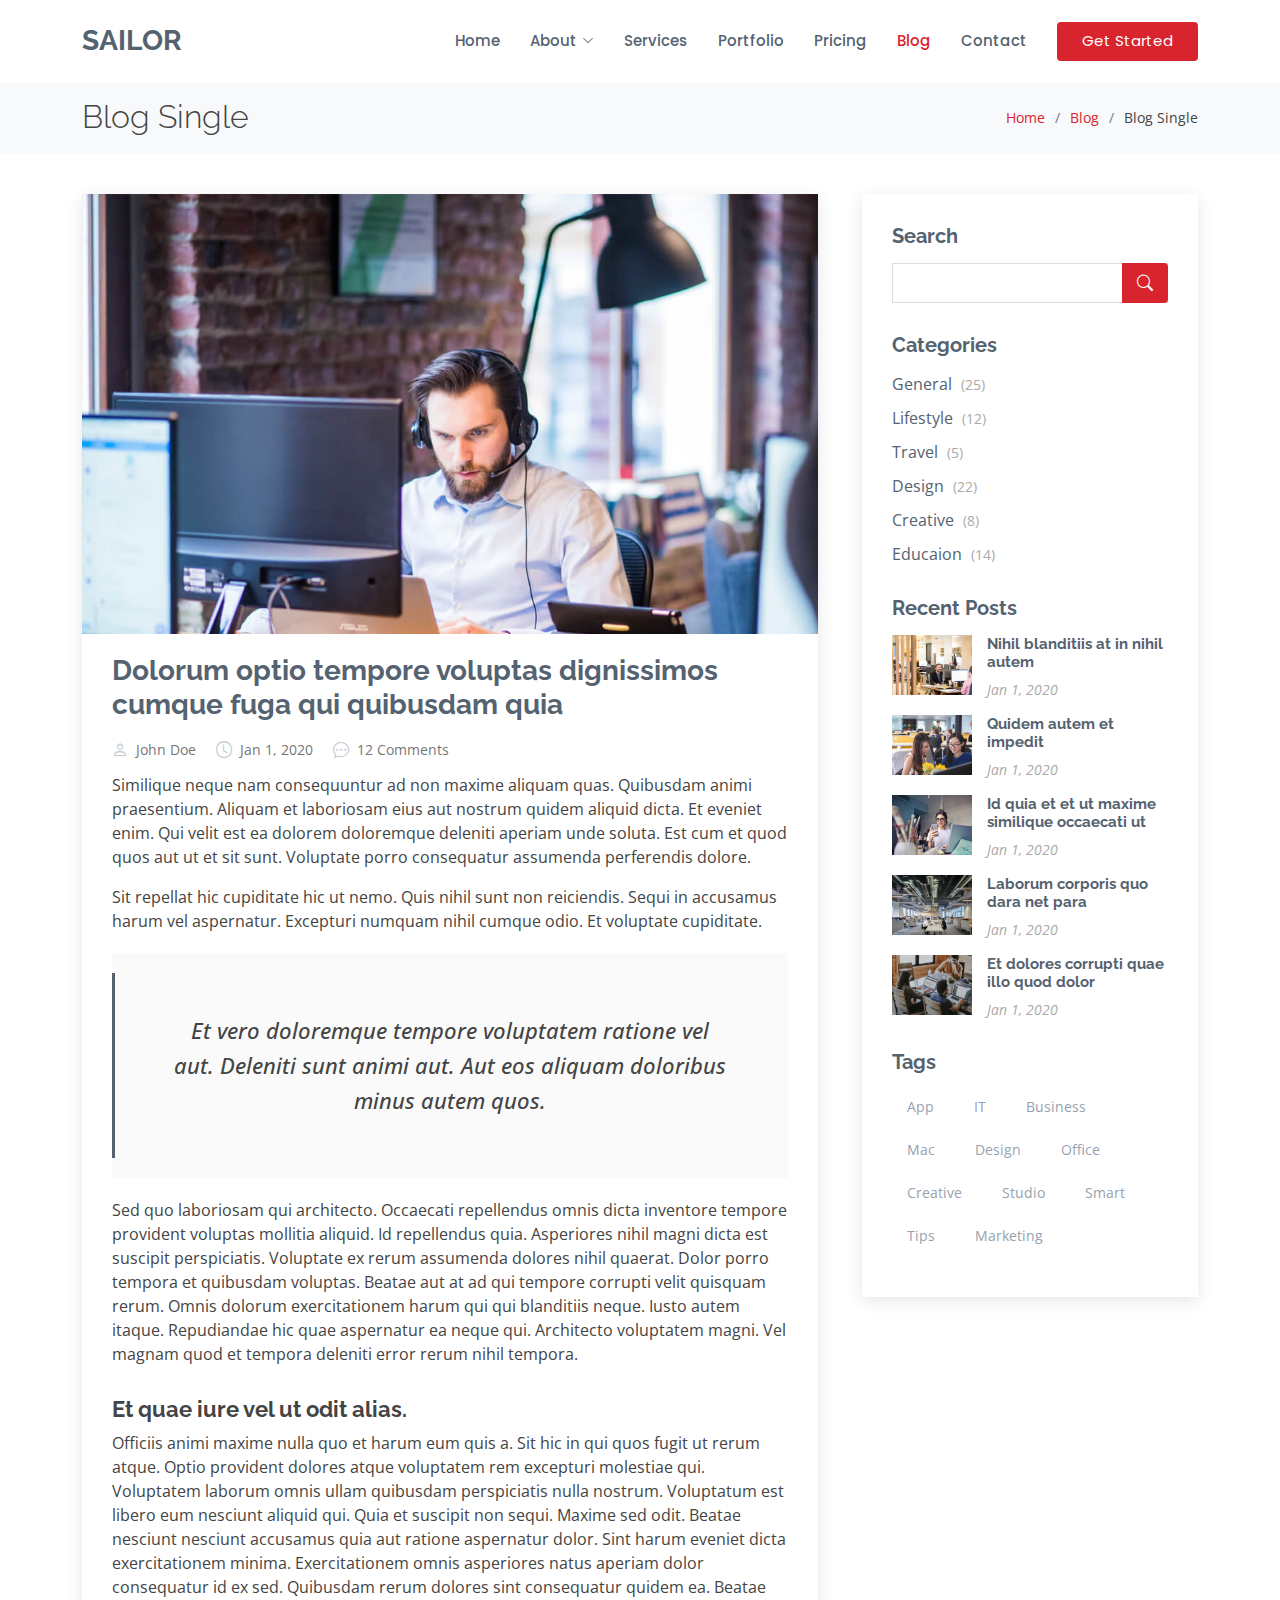
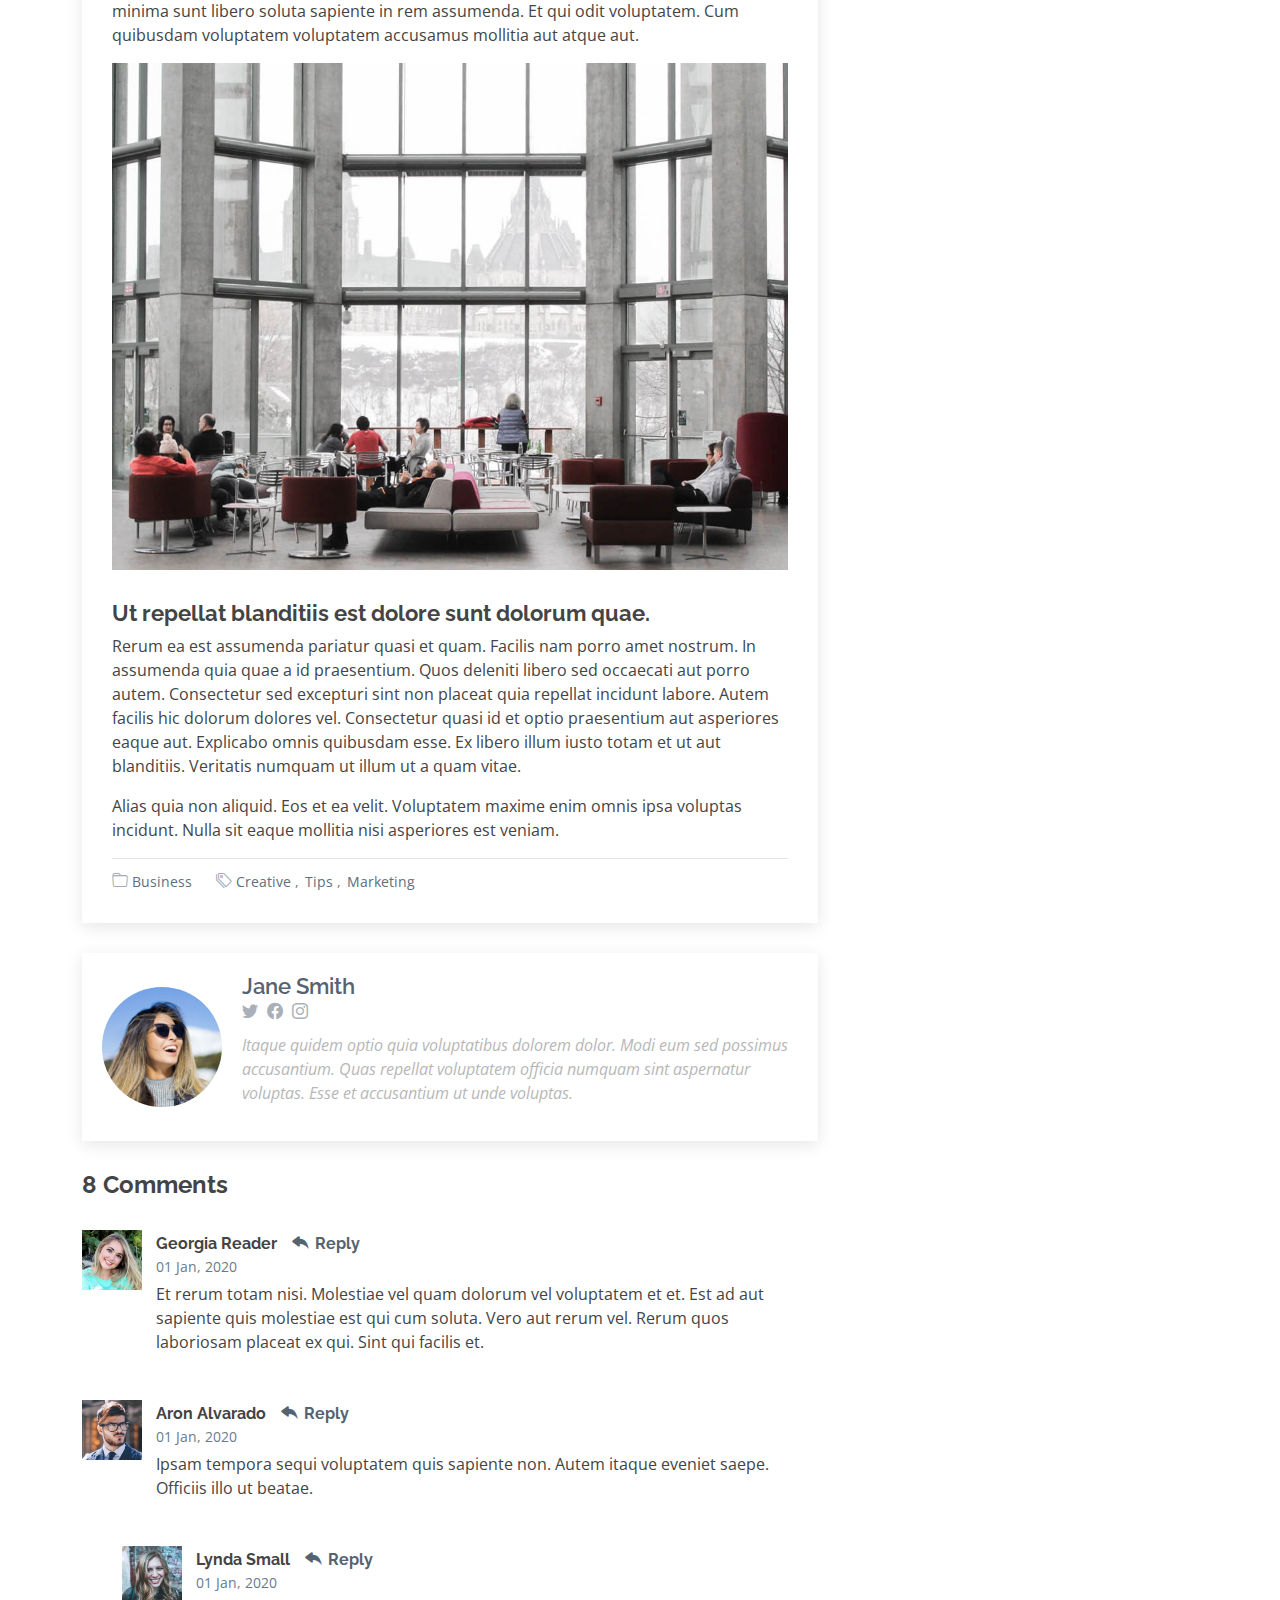
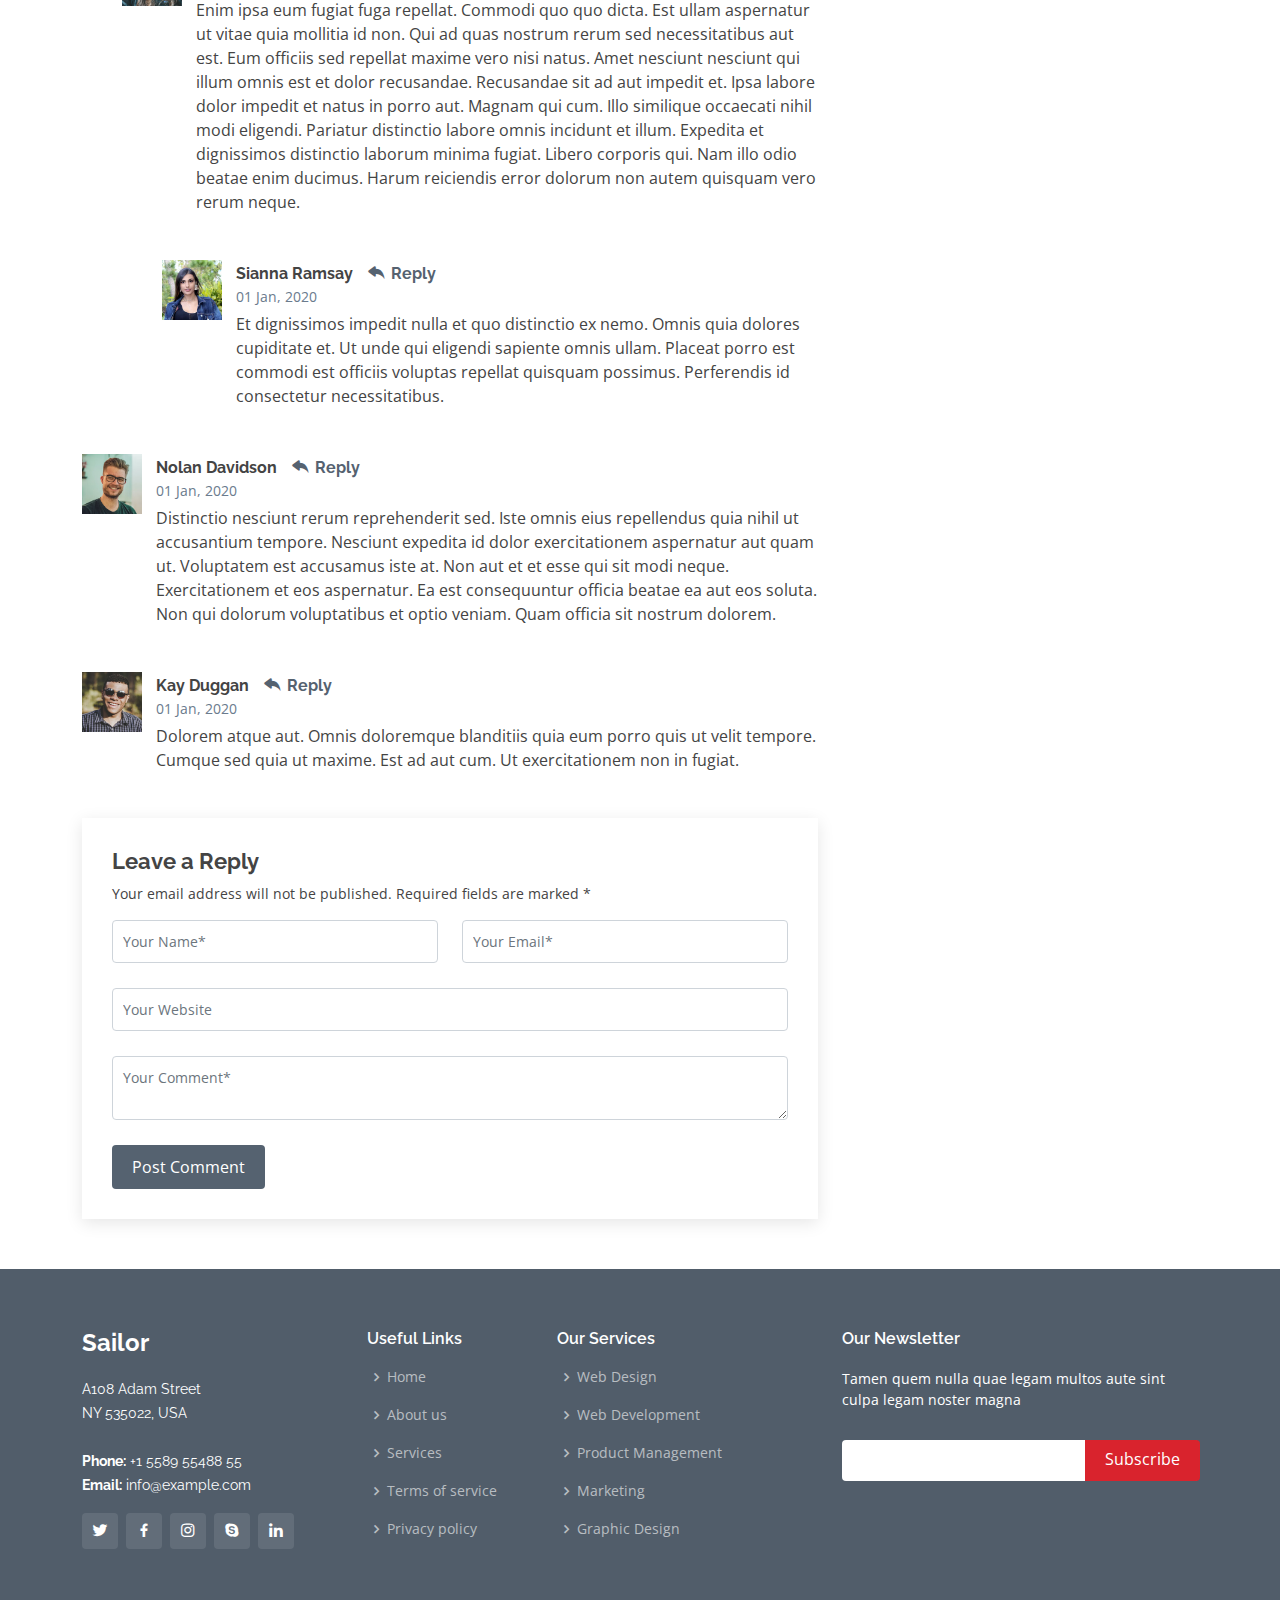
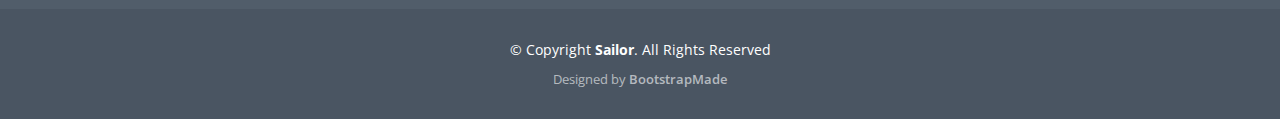
<file: blog-single.html>
<!DOCTYPE html>
<html lang="en">

<head>
  <meta charset="utf-8">
  <meta content="width=device-width, initial-scale=1.0" name="viewport">

  <title>Blog Single - Sailor Bootstrap Template</title>
  <meta content="" name="description">
  <meta content="" name="keywords">

  <!-- Favicons -->
  <link href="assets/img/favicon.png" rel="icon">
  <link href="assets/img/apple-touch-icon.png" rel="apple-touch-icon">

  <!-- Google Fonts -->
  <link href="https://fonts.googleapis.com/css?family=Open+Sans:300,300i,400,400i,600,600i,700,700i|Raleway:300,300i,400,400i,500,500i,600,600i,700,700i|Poppins:300,300i,400,400i,500,500i,600,600i,700,700i" rel="stylesheet">

  <!-- Vendor CSS Files -->
  <link href="assets/vendor/animate.css/animate.min.css" rel="stylesheet">
  <link href="assets/vendor/bootstrap/css/bootstrap.min.css" rel="stylesheet">
  <link href="assets/vendor/bootstrap-icons/bootstrap-icons.css" rel="stylesheet">
  <link href="assets/vendor/boxicons/css/boxicons.min.css" rel="stylesheet">
  <link href="assets/vendor/glightbox/css/glightbox.min.css" rel="stylesheet">
  <link href="assets/vendor/remixicon/remixicon.css" rel="stylesheet">
  <link href="assets/vendor/swiper/swiper-bundle.min.css" rel="stylesheet">

  <!-- Template Main CSS File -->
  <link href="assets/css/style.css" rel="stylesheet">

  <!-- =======================================================
  * Template Name: Sailor - v4.3.0
  * Template URL: https://bootstrapmade.com/sailor-free-bootstrap-theme/
  * Author: BootstrapMade.com
  * License: https://bootstrapmade.com/license/
  ======================================================== -->
</head>

<body>

  <!-- ======= Header ======= -->
  <header id="header" class="fixed-top d-flex align-items-center">
    <div class="container d-flex align-items-center">

      <h1 class="logo me-auto"><a href="index.html">Sailor</a></h1>
      <!-- Uncomment below if you prefer to use an image logo -->
      <!-- <a href="index.html" class="logo me-auto"><img src="assets/img/logo.png" alt="" class="img-fluid"></a>-->

      <nav id="navbar" class="navbar">
        <ul>
          <li><a href="index.html">Home</a></li>

          <li class="dropdown"><a href="#"><span>About</span> <i class="bi bi-chevron-down"></i></a>
            <ul>
              <li><a href="about.html">About</a></li>
              <li><a href="team.html">Team</a></li>
              <li><a href="testimonials.html">Testimonials</a></li>

              <li class="dropdown"><a href="#"><span>Deep Drop Down</span> <i class="bi bi-chevron-right"></i></a>
                <ul>
                  <li><a href="#">Deep Drop Down 1</a></li>
                  <li><a href="#">Deep Drop Down 2</a></li>
                  <li><a href="#">Deep Drop Down 3</a></li>
                  <li><a href="#">Deep Drop Down 4</a></li>
                  <li><a href="#">Deep Drop Down 5</a></li>
                </ul>
              </li>
            </ul>
          </li>
          <li><a href="services.html">Services</a></li>
          <li><a href="portfolio.html">Portfolio</a></li>
          <li><a href="pricing.html">Pricing</a></li>
          <li><a href="blog.html" class="active">Blog</a></li>

          <li><a href="contact.html">Contact</a></li>
          <li><a href="index.html" class="getstarted">Get Started</a></li>
        </ul>
        <i class="bi bi-list mobile-nav-toggle"></i>
      </nav><!-- .navbar -->

    </div>
  </header><!-- End Header -->

  <main id="main">

    <!-- ======= Breadcrumbs ======= -->
    <section id="breadcrumbs" class="breadcrumbs">
      <div class="container">

        <div class="d-flex justify-content-between align-items-center">
          <h2>Blog Single</h2>
          <ol>
            <li><a href="index.html">Home</a></li>
            <li><a href="blog.html">Blog</a></li>
            <li>Blog Single</li>
          </ol>
        </div>

      </div>
    </section><!-- End Breadcrumbs -->

    <!-- ======= Blog Single Section ======= -->
    <section id="blog" class="blog">
      <div class="container" data-aos="fade-up">

        <div class="row">

          <div class="col-lg-8 entries">

            <article class="entry entry-single">

              <div class="entry-img">
                <img src="assets/img/blog/blog-1.jpg" alt="" class="img-fluid">
              </div>

              <h2 class="entry-title">
                <a href="blog-single.html">Dolorum optio tempore voluptas dignissimos cumque fuga qui quibusdam quia</a>
              </h2>

              <div class="entry-meta">
                <ul>
                  <li class="d-flex align-items-center"><i class="bi bi-person"></i> <a href="blog-single.html">John Doe</a></li>
                  <li class="d-flex align-items-center"><i class="bi bi-clock"></i> <a href="blog-single.html"><time datetime="2020-01-01">Jan 1, 2020</time></a></li>
                  <li class="d-flex align-items-center"><i class="bi bi-chat-dots"></i> <a href="blog-single.html">12 Comments</a></li>
                </ul>
              </div>

              <div class="entry-content">
                <p>
                  Similique neque nam consequuntur ad non maxime aliquam quas. Quibusdam animi praesentium. Aliquam et laboriosam eius aut nostrum quidem aliquid dicta.
                  Et eveniet enim. Qui velit est ea dolorem doloremque deleniti aperiam unde soluta. Est cum et quod quos aut ut et sit sunt. Voluptate porro consequatur assumenda perferendis dolore.
                </p>

                <p>
                  Sit repellat hic cupiditate hic ut nemo. Quis nihil sunt non reiciendis. Sequi in accusamus harum vel aspernatur. Excepturi numquam nihil cumque odio. Et voluptate cupiditate.
                </p>

                <blockquote>
                  <p>
                    Et vero doloremque tempore voluptatem ratione vel aut. Deleniti sunt animi aut. Aut eos aliquam doloribus minus autem quos.
                  </p>
                </blockquote>

                <p>
                  Sed quo laboriosam qui architecto. Occaecati repellendus omnis dicta inventore tempore provident voluptas mollitia aliquid. Id repellendus quia. Asperiores nihil magni dicta est suscipit perspiciatis. Voluptate ex rerum assumenda dolores nihil quaerat.
                  Dolor porro tempora et quibusdam voluptas. Beatae aut at ad qui tempore corrupti velit quisquam rerum. Omnis dolorum exercitationem harum qui qui blanditiis neque.
                  Iusto autem itaque. Repudiandae hic quae aspernatur ea neque qui. Architecto voluptatem magni. Vel magnam quod et tempora deleniti error rerum nihil tempora.
                </p>

                <h3>Et quae iure vel ut odit alias.</h3>
                <p>
                  Officiis animi maxime nulla quo et harum eum quis a. Sit hic in qui quos fugit ut rerum atque. Optio provident dolores atque voluptatem rem excepturi molestiae qui. Voluptatem laborum omnis ullam quibusdam perspiciatis nulla nostrum. Voluptatum est libero eum nesciunt aliquid qui.
                  Quia et suscipit non sequi. Maxime sed odit. Beatae nesciunt nesciunt accusamus quia aut ratione aspernatur dolor. Sint harum eveniet dicta exercitationem minima. Exercitationem omnis asperiores natus aperiam dolor consequatur id ex sed. Quibusdam rerum dolores sint consequatur quidem ea.
                  Beatae minima sunt libero soluta sapiente in rem assumenda. Et qui odit voluptatem. Cum quibusdam voluptatem voluptatem accusamus mollitia aut atque aut.
                </p>
                <img src="assets/img/blog/blog-inside-post.jpg" class="img-fluid" alt="">

                <h3>Ut repellat blanditiis est dolore sunt dolorum quae.</h3>
                <p>
                  Rerum ea est assumenda pariatur quasi et quam. Facilis nam porro amet nostrum. In assumenda quia quae a id praesentium. Quos deleniti libero sed occaecati aut porro autem. Consectetur sed excepturi sint non placeat quia repellat incidunt labore. Autem facilis hic dolorum dolores vel.
                  Consectetur quasi id et optio praesentium aut asperiores eaque aut. Explicabo omnis quibusdam esse. Ex libero illum iusto totam et ut aut blanditiis. Veritatis numquam ut illum ut a quam vitae.
                </p>
                <p>
                  Alias quia non aliquid. Eos et ea velit. Voluptatem maxime enim omnis ipsa voluptas incidunt. Nulla sit eaque mollitia nisi asperiores est veniam.
                </p>

              </div>

              <div class="entry-footer">
                <i class="bi bi-folder"></i>
                <ul class="cats">
                  <li><a href="#">Business</a></li>
                </ul>

                <i class="bi bi-tags"></i>
                <ul class="tags">
                  <li><a href="#">Creative</a></li>
                  <li><a href="#">Tips</a></li>
                  <li><a href="#">Marketing</a></li>
                </ul>
              </div>

            </article><!-- End blog entry -->

            <div class="blog-author d-flex align-items-center">
              <img src="assets/img/blog/blog-author.jpg" class="rounded-circle float-left" alt="">
              <div>
                <h4>Jane Smith</h4>
                <div class="social-links">
                  <a href="https://twitters.com/#"><i class="bi bi-twitter"></i></a>
                  <a href="https://facebook.com/#"><i class="bi bi-facebook"></i></a>
                  <a href="https://instagram.com/#"><i class="biu bi-instagram"></i></a>
                </div>
                <p>
                  Itaque quidem optio quia voluptatibus dolorem dolor. Modi eum sed possimus accusantium. Quas repellat voluptatem officia numquam sint aspernatur voluptas. Esse et accusantium ut unde voluptas.
                </p>
              </div>
            </div><!-- End blog author bio -->

            <div class="blog-comments">

              <h4 class="comments-count">8 Comments</h4>

              <div id="comment-1" class="comment">
                <div class="d-flex">
                  <div class="comment-img"><img src="assets/img/blog/comments-1.jpg" alt=""></div>
                  <div>
                    <h5><a href="">Georgia Reader</a> <a href="#" class="reply"><i class="bi bi-reply-fill"></i> Reply</a></h5>
                    <time datetime="2020-01-01">01 Jan, 2020</time>
                    <p>
                      Et rerum totam nisi. Molestiae vel quam dolorum vel voluptatem et et. Est ad aut sapiente quis molestiae est qui cum soluta.
                      Vero aut rerum vel. Rerum quos laboriosam placeat ex qui. Sint qui facilis et.
                    </p>
                  </div>
                </div>
              </div><!-- End comment #1 -->

              <div id="comment-2" class="comment">
                <div class="d-flex">
                  <div class="comment-img"><img src="assets/img/blog/comments-2.jpg" alt=""></div>
                  <div>
                    <h5><a href="">Aron Alvarado</a> <a href="#" class="reply"><i class="bi bi-reply-fill"></i> Reply</a></h5>
                    <time datetime="2020-01-01">01 Jan, 2020</time>
                    <p>
                      Ipsam tempora sequi voluptatem quis sapiente non. Autem itaque eveniet saepe. Officiis illo ut beatae.
                    </p>
                  </div>
                </div>

                <div id="comment-reply-1" class="comment comment-reply">
                  <div class="d-flex">
                    <div class="comment-img"><img src="assets/img/blog/comments-3.jpg" alt=""></div>
                    <div>
                      <h5><a href="">Lynda Small</a> <a href="#" class="reply"><i class="bi bi-reply-fill"></i> Reply</a></h5>
                      <time datetime="2020-01-01">01 Jan, 2020</time>
                      <p>
                        Enim ipsa eum fugiat fuga repellat. Commodi quo quo dicta. Est ullam aspernatur ut vitae quia mollitia id non. Qui ad quas nostrum rerum sed necessitatibus aut est. Eum officiis sed repellat maxime vero nisi natus. Amet nesciunt nesciunt qui illum omnis est et dolor recusandae.

                        Recusandae sit ad aut impedit et. Ipsa labore dolor impedit et natus in porro aut. Magnam qui cum. Illo similique occaecati nihil modi eligendi. Pariatur distinctio labore omnis incidunt et illum. Expedita et dignissimos distinctio laborum minima fugiat.

                        Libero corporis qui. Nam illo odio beatae enim ducimus. Harum reiciendis error dolorum non autem quisquam vero rerum neque.
                      </p>
                    </div>
                  </div>

                  <div id="comment-reply-2" class="comment comment-reply">
                    <div class="d-flex">
                      <div class="comment-img"><img src="assets/img/blog/comments-4.jpg" alt=""></div>
                      <div>
                        <h5><a href="">Sianna Ramsay</a> <a href="#" class="reply"><i class="bi bi-reply-fill"></i> Reply</a></h5>
                        <time datetime="2020-01-01">01 Jan, 2020</time>
                        <p>
                          Et dignissimos impedit nulla et quo distinctio ex nemo. Omnis quia dolores cupiditate et. Ut unde qui eligendi sapiente omnis ullam. Placeat porro est commodi est officiis voluptas repellat quisquam possimus. Perferendis id consectetur necessitatibus.
                        </p>
                      </div>
                    </div>

                  </div><!-- End comment reply #2-->

                </div><!-- End comment reply #1-->

              </div><!-- End comment #2-->

              <div id="comment-3" class="comment">
                <div class="d-flex">
                  <div class="comment-img"><img src="assets/img/blog/comments-5.jpg" alt=""></div>
                  <div>
                    <h5><a href="">Nolan Davidson</a> <a href="#" class="reply"><i class="bi bi-reply-fill"></i> Reply</a></h5>
                    <time datetime="2020-01-01">01 Jan, 2020</time>
                    <p>
                      Distinctio nesciunt rerum reprehenderit sed. Iste omnis eius repellendus quia nihil ut accusantium tempore. Nesciunt expedita id dolor exercitationem aspernatur aut quam ut. Voluptatem est accusamus iste at.
                      Non aut et et esse qui sit modi neque. Exercitationem et eos aspernatur. Ea est consequuntur officia beatae ea aut eos soluta. Non qui dolorum voluptatibus et optio veniam. Quam officia sit nostrum dolorem.
                    </p>
                  </div>
                </div>

              </div><!-- End comment #3 -->

              <div id="comment-4" class="comment">
                <div class="d-flex">
                  <div class="comment-img"><img src="assets/img/blog/comments-6.jpg" alt=""></div>
                  <div>
                    <h5><a href="">Kay Duggan</a> <a href="#" class="reply"><i class="bi bi-reply-fill"></i> Reply</a></h5>
                    <time datetime="2020-01-01">01 Jan, 2020</time>
                    <p>
                      Dolorem atque aut. Omnis doloremque blanditiis quia eum porro quis ut velit tempore. Cumque sed quia ut maxime. Est ad aut cum. Ut exercitationem non in fugiat.
                    </p>
                  </div>
                </div>

              </div><!-- End comment #4 -->

              <div class="reply-form">
                <h4>Leave a Reply</h4>
                <p>Your email address will not be published. Required fields are marked * </p>
                <form action="">
                  <div class="row">
                    <div class="col-md-6 form-group">
                      <input name="name" type="text" class="form-control" placeholder="Your Name*">
                    </div>
                    <div class="col-md-6 form-group">
                      <input name="email" type="text" class="form-control" placeholder="Your Email*">
                    </div>
                  </div>
                  <div class="row">
                    <div class="col form-group">
                      <input name="website" type="text" class="form-control" placeholder="Your Website">
                    </div>
                  </div>
                  <div class="row">
                    <div class="col form-group">
                      <textarea name="comment" class="form-control" placeholder="Your Comment*"></textarea>
                    </div>
                  </div>
                  <button type="submit" class="btn btn-primary">Post Comment</button>

                </form>

              </div>

            </div><!-- End blog comments -->

          </div><!-- End blog entries list -->

          <div class="col-lg-4">

            <div class="sidebar">

              <h3 class="sidebar-title">Search</h3>
              <div class="sidebar-item search-form">
                <form action="">
                  <input type="text">
                  <button type="submit"><i class="bi bi-search"></i></button>
                </form>
              </div><!-- End sidebar search formn-->

              <h3 class="sidebar-title">Categories</h3>
              <div class="sidebar-item categories">
                <ul>
                  <li><a href="#">General <span>(25)</span></a></li>
                  <li><a href="#">Lifestyle <span>(12)</span></a></li>
                  <li><a href="#">Travel <span>(5)</span></a></li>
                  <li><a href="#">Design <span>(22)</span></a></li>
                  <li><a href="#">Creative <span>(8)</span></a></li>
                  <li><a href="#">Educaion <span>(14)</span></a></li>
                </ul>
              </div><!-- End sidebar categories-->

              <h3 class="sidebar-title">Recent Posts</h3>
              <div class="sidebar-item recent-posts">
                <div class="post-item clearfix">
                  <img src="assets/img/blog/blog-recent-1.jpg" alt="">
                  <h4><a href="blog-single.html">Nihil blanditiis at in nihil autem</a></h4>
                  <time datetime="2020-01-01">Jan 1, 2020</time>
                </div>

                <div class="post-item clearfix">
                  <img src="assets/img/blog/blog-recent-2.jpg" alt="">
                  <h4><a href="blog-single.html">Quidem autem et impedit</a></h4>
                  <time datetime="2020-01-01">Jan 1, 2020</time>
                </div>

                <div class="post-item clearfix">
                  <img src="assets/img/blog/blog-recent-3.jpg" alt="">
                  <h4><a href="blog-single.html">Id quia et et ut maxime similique occaecati ut</a></h4>
                  <time datetime="2020-01-01">Jan 1, 2020</time>
                </div>

                <div class="post-item clearfix">
                  <img src="assets/img/blog/blog-recent-4.jpg" alt="">
                  <h4><a href="blog-single.html">Laborum corporis quo dara net para</a></h4>
                  <time datetime="2020-01-01">Jan 1, 2020</time>
                </div>

                <div class="post-item clearfix">
                  <img src="assets/img/blog/blog-recent-5.jpg" alt="">
                  <h4><a href="blog-single.html">Et dolores corrupti quae illo quod dolor</a></h4>
                  <time datetime="2020-01-01">Jan 1, 2020</time>
                </div>

              </div><!-- End sidebar recent posts-->

              <h3 class="sidebar-title">Tags</h3>
              <div class="sidebar-item tags">
                <ul>
                  <li><a href="#">App</a></li>
                  <li><a href="#">IT</a></li>
                  <li><a href="#">Business</a></li>
                  <li><a href="#">Mac</a></li>
                  <li><a href="#">Design</a></li>
                  <li><a href="#">Office</a></li>
                  <li><a href="#">Creative</a></li>
                  <li><a href="#">Studio</a></li>
                  <li><a href="#">Smart</a></li>
                  <li><a href="#">Tips</a></li>
                  <li><a href="#">Marketing</a></li>
                </ul>
              </div><!-- End sidebar tags-->

            </div><!-- End sidebar -->

          </div><!-- End blog sidebar -->

        </div>

      </div>
    </section><!-- End Blog Single Section -->

  </main><!-- End #main -->

  <!-- ======= Footer ======= -->
  <footer id="footer">
    <div class="footer-top">
      <div class="container">
        <div class="row">

          <div class="col-lg-3 col-md-6">
            <div class="footer-info">
              <h3>Sailor</h3>
              <p>
                A108 Adam Street <br>
                NY 535022, USA<br><br>
                <strong>Phone:</strong> +1 5589 55488 55<br>
                <strong>Email:</strong> info@example.com<br>
              </p>
              <div class="social-links mt-3">
                <a href="#" class="twitter"><i class="bx bxl-twitter"></i></a>
                <a href="#" class="facebook"><i class="bx bxl-facebook"></i></a>
                <a href="#" class="instagram"><i class="bx bxl-instagram"></i></a>
                <a href="#" class="google-plus"><i class="bx bxl-skype"></i></a>
                <a href="#" class="linkedin"><i class="bx bxl-linkedin"></i></a>
              </div>
            </div>
          </div>

          <div class="col-lg-2 col-md-6 footer-links">
            <h4>Useful Links</h4>
            <ul>
              <li><i class="bx bx-chevron-right"></i> <a href="#">Home</a></li>
              <li><i class="bx bx-chevron-right"></i> <a href="#">About us</a></li>
              <li><i class="bx bx-chevron-right"></i> <a href="#">Services</a></li>
              <li><i class="bx bx-chevron-right"></i> <a href="#">Terms of service</a></li>
              <li><i class="bx bx-chevron-right"></i> <a href="#">Privacy policy</a></li>
            </ul>
          </div>

          <div class="col-lg-3 col-md-6 footer-links">
            <h4>Our Services</h4>
            <ul>
              <li><i class="bx bx-chevron-right"></i> <a href="#">Web Design</a></li>
              <li><i class="bx bx-chevron-right"></i> <a href="#">Web Development</a></li>
              <li><i class="bx bx-chevron-right"></i> <a href="#">Product Management</a></li>
              <li><i class="bx bx-chevron-right"></i> <a href="#">Marketing</a></li>
              <li><i class="bx bx-chevron-right"></i> <a href="#">Graphic Design</a></li>
            </ul>
          </div>

          <div class="col-lg-4 col-md-6 footer-newsletter">
            <h4>Our Newsletter</h4>
            <p>Tamen quem nulla quae legam multos aute sint culpa legam noster magna</p>
            <form action="" method="post">
              <input type="email" name="email"><input type="submit" value="Subscribe">
            </form>

          </div>

        </div>
      </div>
    </div>

    <div class="container">
      <div class="copyright">
        &copy; Copyright <strong><span>Sailor</span></strong>. All Rights Reserved
      </div>
      <div class="credits">
        <!-- All the links in the footer should remain intact. -->
        <!-- You can delete the links only if you purchased the pro version. -->
        <!-- Licensing information: https://bootstrapmade.com/license/ -->
        <!-- Purchase the pro version with working PHP/AJAX contact form: https://bootstrapmade.com/sailor-free-bootstrap-theme/ -->
        Designed by <a href="https://bootstrapmade.com/">BootstrapMade</a>
      </div>
    </div>
  </footer><!-- End Footer -->

  <a href="#" class="back-to-top d-flex align-items-center justify-content-center"><i class="bi bi-arrow-up-short"></i></a>

  <!-- Vendor JS Files -->
  <script src="assets/vendor/bootstrap/js/bootstrap.bundle.min.js"></script>
  <script src="assets/vendor/glightbox/js/glightbox.min.js"></script>
  <script src="assets/vendor/isotope-layout/isotope.pkgd.min.js"></script>
  <script src="assets/vendor/php-email-form/validate.js"></script>
  <script src="assets/vendor/swiper/swiper-bundle.min.js"></script>
  <script src="assets/vendor/waypoints/noframework.waypoints.js"></script>

  <!-- Template Main JS File -->
  <script src="assets/js/main.js"></script>

</body>

</html>
</file>
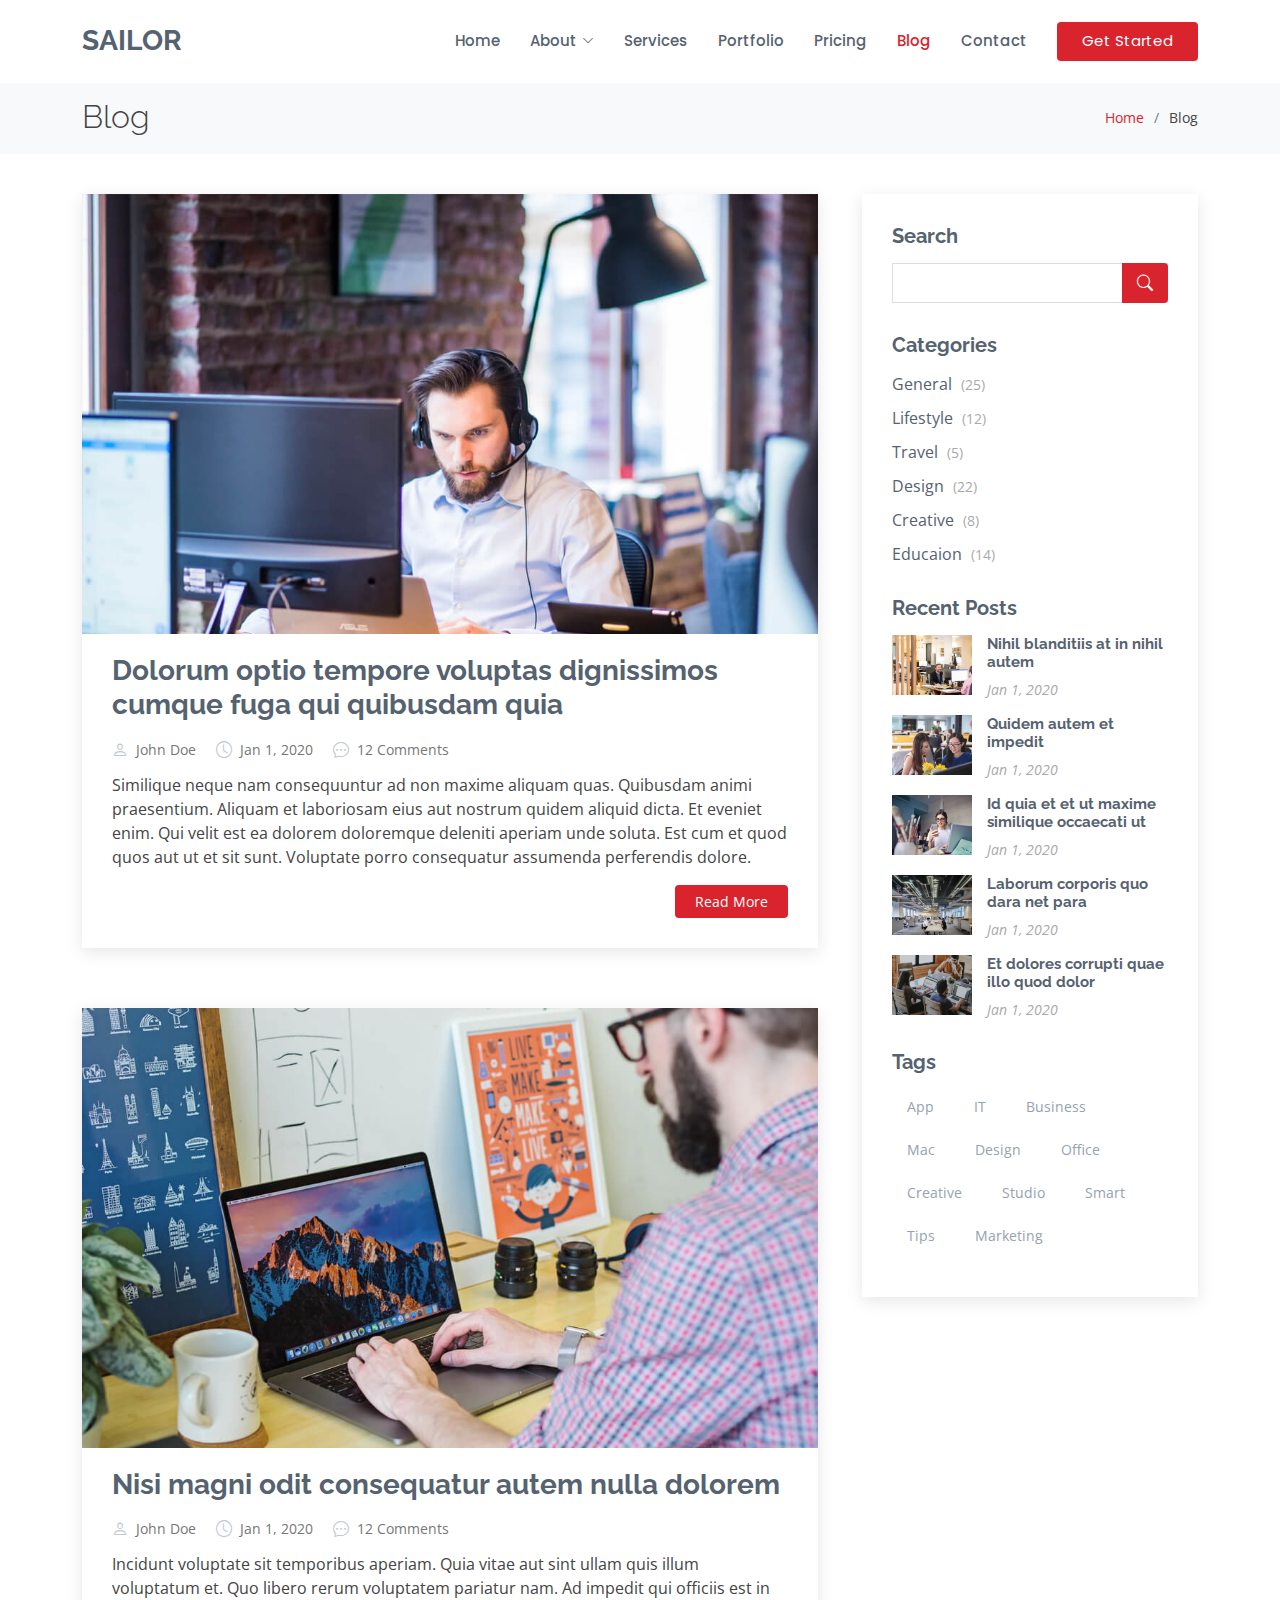
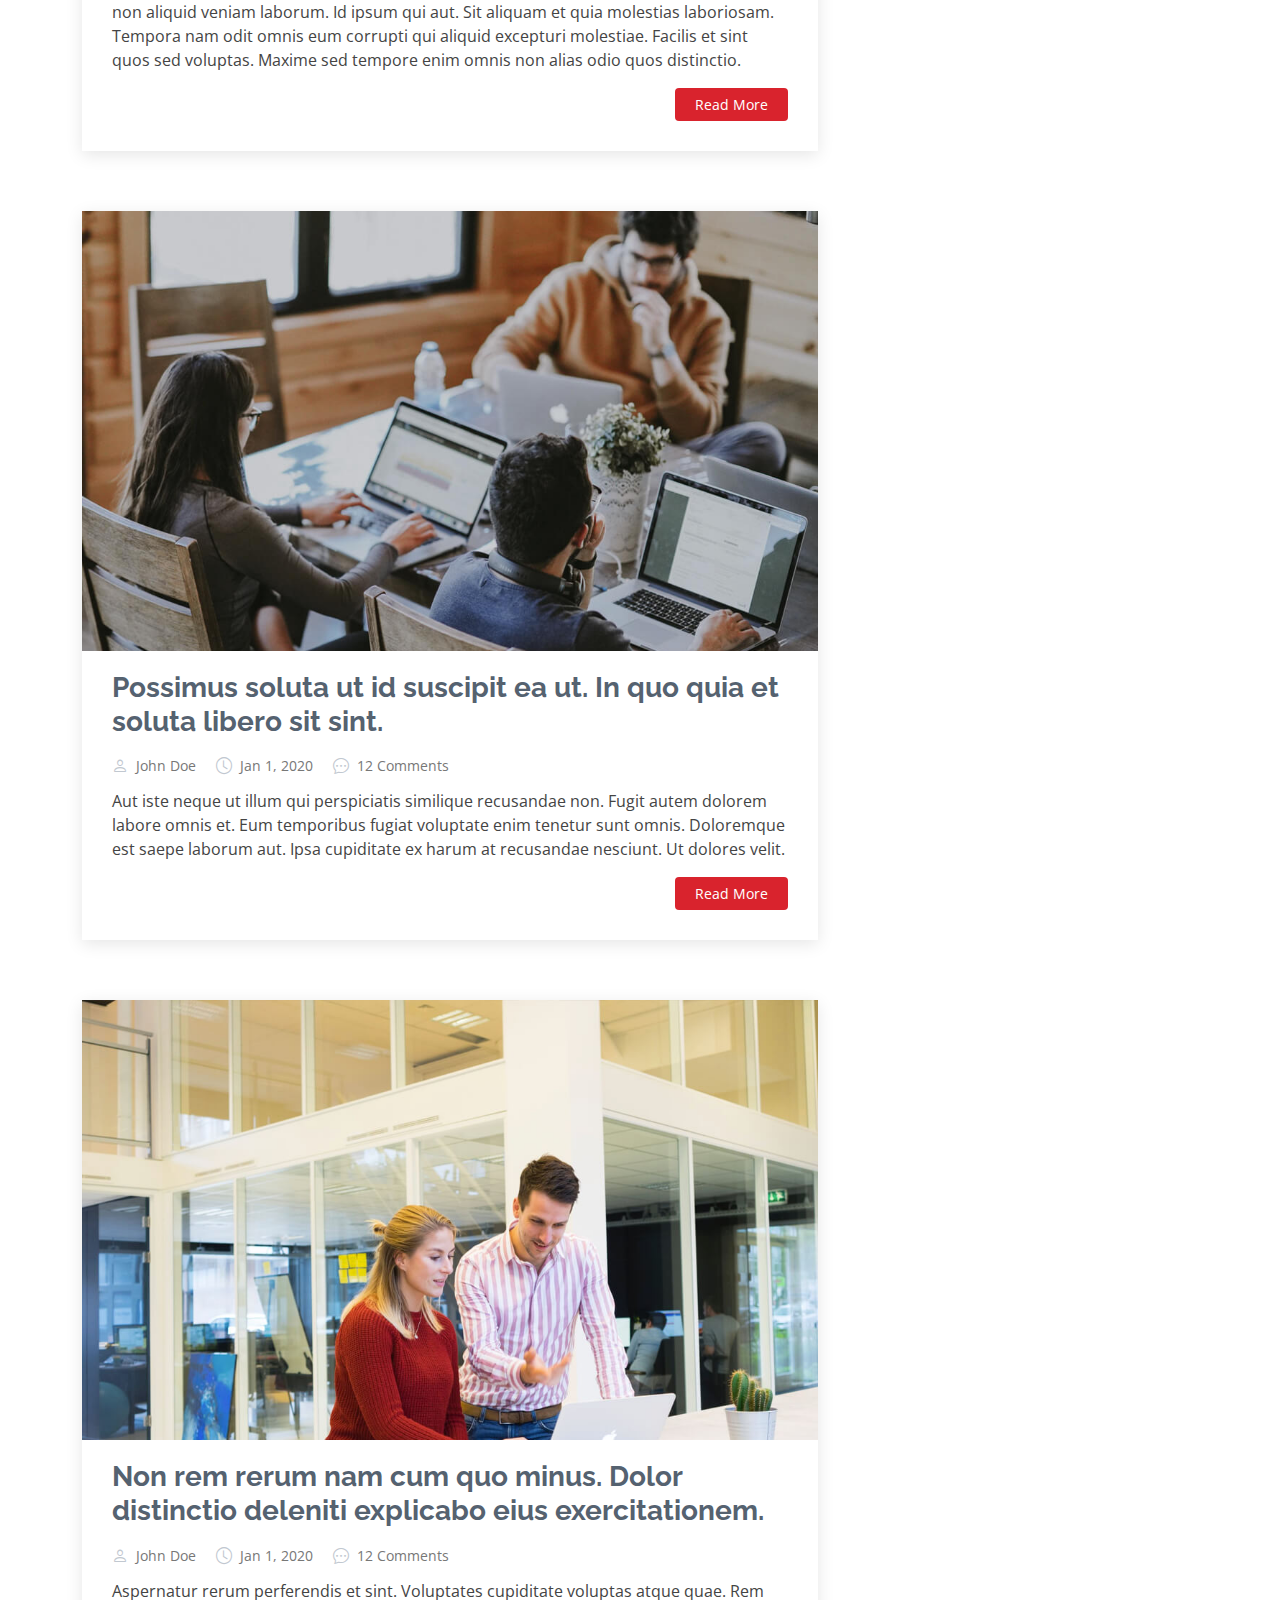
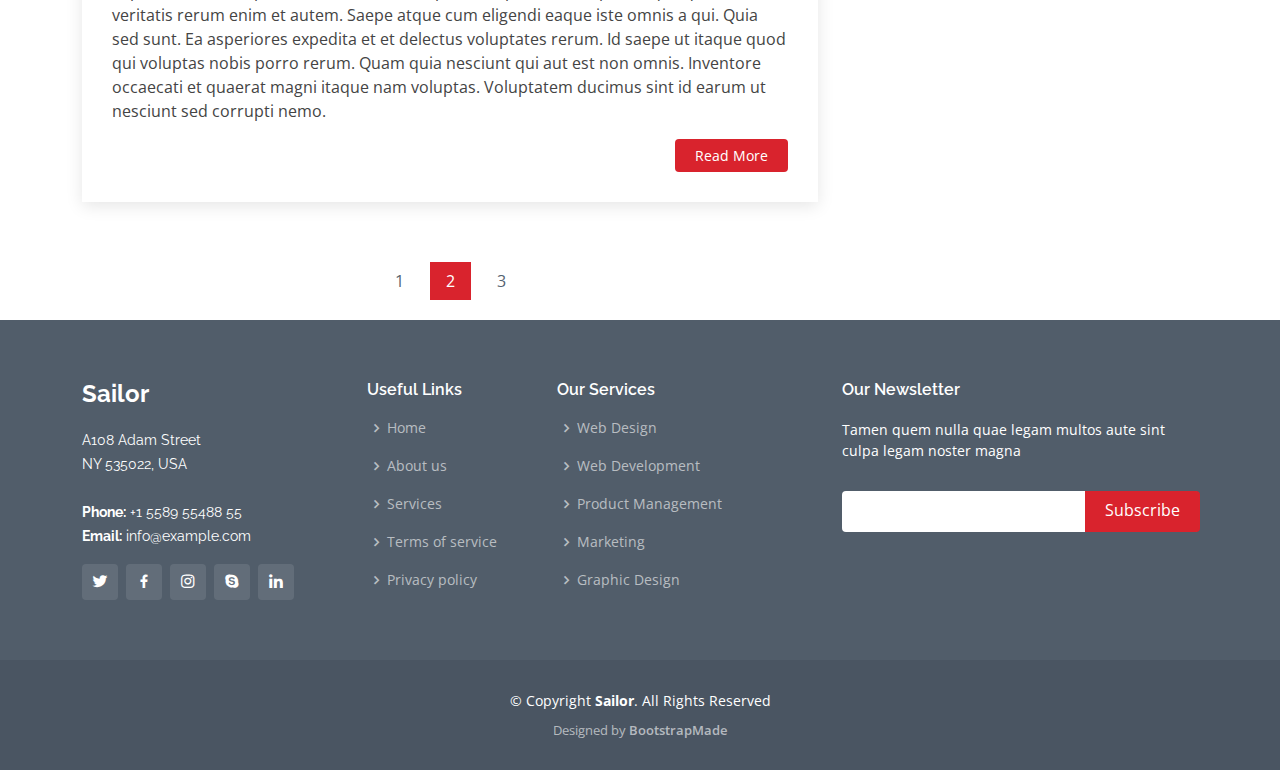
<file: blog.html>
<!DOCTYPE html>
<html lang="en">

<head>
  <meta charset="utf-8">
  <meta content="width=device-width, initial-scale=1.0" name="viewport">

  <title>Blog - Sailor Bootstrap Template</title>
  <meta content="" name="description">
  <meta content="" name="keywords">

  <!-- Favicons -->
  <link href="assets/img/favicon.png" rel="icon">
  <link href="assets/img/apple-touch-icon.png" rel="apple-touch-icon">

  <!-- Google Fonts -->
  <link href="https://fonts.googleapis.com/css?family=Open+Sans:300,300i,400,400i,600,600i,700,700i|Raleway:300,300i,400,400i,500,500i,600,600i,700,700i|Poppins:300,300i,400,400i,500,500i,600,600i,700,700i" rel="stylesheet">

  <!-- Vendor CSS Files -->
  <link href="assets/vendor/animate.css/animate.min.css" rel="stylesheet">
  <link href="assets/vendor/bootstrap/css/bootstrap.min.css" rel="stylesheet">
  <link href="assets/vendor/bootstrap-icons/bootstrap-icons.css" rel="stylesheet">
  <link href="assets/vendor/boxicons/css/boxicons.min.css" rel="stylesheet">
  <link href="assets/vendor/glightbox/css/glightbox.min.css" rel="stylesheet">
  <link href="assets/vendor/remixicon/remixicon.css" rel="stylesheet">
  <link href="assets/vendor/swiper/swiper-bundle.min.css" rel="stylesheet">

  <!-- Template Main CSS File -->
  <link href="assets/css/style.css" rel="stylesheet">

  <!-- =======================================================
  * Template Name: Sailor - v4.3.0
  * Template URL: https://bootstrapmade.com/sailor-free-bootstrap-theme/
  * Author: BootstrapMade.com
  * License: https://bootstrapmade.com/license/
  ======================================================== -->
</head>

<body>

  <!-- ======= Header ======= -->
  <header id="header" class="fixed-top d-flex align-items-center">
    <div class="container d-flex align-items-center">

      <h1 class="logo me-auto"><a href="index.html">Sailor</a></h1>
      <!-- Uncomment below if you prefer to use an image logo -->
      <!-- <a href="index.html" class="logo me-auto"><img src="assets/img/logo.png" alt="" class="img-fluid"></a>-->

      <nav id="navbar" class="navbar">
        <ul>
          <li><a href="index.html">Home</a></li>

          <li class="dropdown"><a href="#"><span>About</span> <i class="bi bi-chevron-down"></i></a>
            <ul>
              <li><a href="about.html">About</a></li>
              <li><a href="team.html">Team</a></li>
              <li><a href="testimonials.html">Testimonials</a></li>

              <li class="dropdown"><a href="#"><span>Deep Drop Down</span> <i class="bi bi-chevron-right"></i></a>
                <ul>
                  <li><a href="#">Deep Drop Down 1</a></li>
                  <li><a href="#">Deep Drop Down 2</a></li>
                  <li><a href="#">Deep Drop Down 3</a></li>
                  <li><a href="#">Deep Drop Down 4</a></li>
                  <li><a href="#">Deep Drop Down 5</a></li>
                </ul>
              </li>
            </ul>
          </li>
          <li><a href="services.html">Services</a></li>
          <li><a href="portfolio.html">Portfolio</a></li>
          <li><a href="pricing.html">Pricing</a></li>
          <li><a href="blog.html" class="active">Blog</a></li>

          <li><a href="contact.html">Contact</a></li>
          <li><a href="index.html" class="getstarted">Get Started</a></li>
        </ul>
        <i class="bi bi-list mobile-nav-toggle"></i>
      </nav><!-- .navbar -->

    </div>
  </header><!-- End Header -->

  <main id="main">

    <!-- ======= Breadcrumbs ======= -->
    <section id="breadcrumbs" class="breadcrumbs">
      <div class="container">

        <div class="d-flex justify-content-between align-items-center">
          <h2>Blog</h2>
          <ol>
            <li><a href="index.html">Home</a></li>
            <li>Blog</li>
          </ol>
        </div>

      </div>
    </section><!-- End Breadcrumbs -->

    <!-- ======= Blog Section ======= -->
    <section id="blog" class="blog">
      <div class="container" data-aos="fade-up">

        <div class="row">

          <div class="col-lg-8 entries">

            <article class="entry">

              <div class="entry-img">
                <img src="assets/img/blog/blog-1.jpg" alt="" class="img-fluid">
              </div>

              <h2 class="entry-title">
                <a href="blog-single.html">Dolorum optio tempore voluptas dignissimos cumque fuga qui quibusdam quia</a>
              </h2>

              <div class="entry-meta">
                <ul>
                  <li class="d-flex align-items-center"><i class="bi bi-person"></i> <a href="blog-single.html">John Doe</a></li>
                  <li class="d-flex align-items-center"><i class="bi bi-clock"></i> <a href="blog-single.html"><time datetime="2020-01-01">Jan 1, 2020</time></a></li>
                  <li class="d-flex align-items-center"><i class="bi bi-chat-dots"></i> <a href="blog-single.html">12 Comments</a></li>
                </ul>
              </div>

              <div class="entry-content">
                <p>
                  Similique neque nam consequuntur ad non maxime aliquam quas. Quibusdam animi praesentium. Aliquam et laboriosam eius aut nostrum quidem aliquid dicta.
                  Et eveniet enim. Qui velit est ea dolorem doloremque deleniti aperiam unde soluta. Est cum et quod quos aut ut et sit sunt. Voluptate porro consequatur assumenda perferendis dolore.
                </p>
                <div class="read-more">
                  <a href="blog-single.html">Read More</a>
                </div>
              </div>

            </article><!-- End blog entry -->

            <article class="entry">

              <div class="entry-img">
                <img src="assets/img/blog/blog-2.jpg" alt="" class="img-fluid">
              </div>

              <h2 class="entry-title">
                <a href="blog-single.html">Nisi magni odit consequatur autem nulla dolorem</a>
              </h2>

              <div class="entry-meta">
                <ul>
                  <li class="d-flex align-items-center"><i class="bi bi-person"></i> <a href="blog-single.html">John Doe</a></li>
                  <li class="d-flex align-items-center"><i class="bi bi-clock"></i> <a href="blog-single.html"><time datetime="2020-01-01">Jan 1, 2020</time></a></li>
                  <li class="d-flex align-items-center"><i class="bi bi-chat-dots"></i> <a href="blog-single.html">12 Comments</a></li>
                </ul>
              </div>

              <div class="entry-content">
                <p>
                  Incidunt voluptate sit temporibus aperiam. Quia vitae aut sint ullam quis illum voluptatum et. Quo libero rerum voluptatem pariatur nam.
                  Ad impedit qui officiis est in non aliquid veniam laborum. Id ipsum qui aut. Sit aliquam et quia molestias laboriosam. Tempora nam odit omnis eum corrupti qui aliquid excepturi molestiae. Facilis et sint quos sed voluptas. Maxime sed tempore enim omnis non alias odio quos distinctio.
                </p>
                <div class="read-more">
                  <a href="blog-single.html">Read More</a>
                </div>
              </div>

            </article><!-- End blog entry -->

            <article class="entry">

              <div class="entry-img">
                <img src="assets/img/blog/blog-3.jpg" alt="" class="img-fluid">
              </div>

              <h2 class="entry-title">
                <a href="blog-single.html">Possimus soluta ut id suscipit ea ut. In quo quia et soluta libero sit sint.</a>
              </h2>

              <div class="entry-meta">
                <ul>
                  <li class="d-flex align-items-center"><i class="bi bi-person"></i> <a href="blog-single.html">John Doe</a></li>
                  <li class="d-flex align-items-center"><i class="bi bi-clock"></i> <a href="blog-single.html"><time datetime="2020-01-01">Jan 1, 2020</time></a></li>
                  <li class="d-flex align-items-center"><i class="bi bi-chat-dots"></i> <a href="blog-single.html">12 Comments</a></li>
                </ul>
              </div>

              <div class="entry-content">
                <p>
                  Aut iste neque ut illum qui perspiciatis similique recusandae non. Fugit autem dolorem labore omnis et. Eum temporibus fugiat voluptate enim tenetur sunt omnis.
                  Doloremque est saepe laborum aut. Ipsa cupiditate ex harum at recusandae nesciunt. Ut dolores velit.
                </p>
                <div class="read-more">
                  <a href="blog-single.html">Read More</a>
                </div>
              </div>

            </article><!-- End blog entry -->

            <article class="entry">

              <div class="entry-img">
                <img src="assets/img/blog/blog-4.jpg" alt="" class="img-fluid">
              </div>

              <h2 class="entry-title">
                <a href="blog-single.html">Non rem rerum nam cum quo minus. Dolor distinctio deleniti explicabo eius exercitationem.</a>
              </h2>

              <div class="entry-meta">
                <ul>
                  <li class="d-flex align-items-center"><i class="bi bi-person"></i> <a href="blog-single.html">John Doe</a></li>
                  <li class="d-flex align-items-center"><i class="bi bi-clock"></i> <a href="blog-single.html"><time datetime="2020-01-01">Jan 1, 2020</time></a></li>
                  <li class="d-flex align-items-center"><i class="bi bi-chat-dots"></i> <a href="blog-single.html">12 Comments</a></li>
                </ul>
              </div>

              <div class="entry-content">
                <p>
                  Aspernatur rerum perferendis et sint. Voluptates cupiditate voluptas atque quae. Rem veritatis rerum enim et autem. Saepe atque cum eligendi eaque iste omnis a qui.
                  Quia sed sunt. Ea asperiores expedita et et delectus voluptates rerum. Id saepe ut itaque quod qui voluptas nobis porro rerum. Quam quia nesciunt qui aut est non omnis. Inventore occaecati et quaerat magni itaque nam voluptas. Voluptatem ducimus sint id earum ut nesciunt sed corrupti nemo.
                </p>
                <div class="read-more">
                  <a href="blog-single.html">Read More</a>
                </div>
              </div>

            </article><!-- End blog entry -->

            <div class="blog-pagination">
              <ul class="justify-content-center">
                <li><a href="#">1</a></li>
                <li class="active"><a href="#">2</a></li>
                <li><a href="#">3</a></li>
              </ul>
            </div>

          </div><!-- End blog entries list -->

          <div class="col-lg-4">

            <div class="sidebar">

              <h3 class="sidebar-title">Search</h3>
              <div class="sidebar-item search-form">
                <form action="">
                  <input type="text">
                  <button type="submit"><i class="bi bi-search"></i></button>
                </form>
              </div><!-- End sidebar search formn-->

              <h3 class="sidebar-title">Categories</h3>
              <div class="sidebar-item categories">
                <ul>
                  <li><a href="#">General <span>(25)</span></a></li>
                  <li><a href="#">Lifestyle <span>(12)</span></a></li>
                  <li><a href="#">Travel <span>(5)</span></a></li>
                  <li><a href="#">Design <span>(22)</span></a></li>
                  <li><a href="#">Creative <span>(8)</span></a></li>
                  <li><a href="#">Educaion <span>(14)</span></a></li>
                </ul>
              </div><!-- End sidebar categories-->

              <h3 class="sidebar-title">Recent Posts</h3>
              <div class="sidebar-item recent-posts">
                <div class="post-item clearfix">
                  <img src="assets/img/blog/blog-recent-1.jpg" alt="">
                  <h4><a href="blog-single.html">Nihil blanditiis at in nihil autem</a></h4>
                  <time datetime="2020-01-01">Jan 1, 2020</time>
                </div>

                <div class="post-item clearfix">
                  <img src="assets/img/blog/blog-recent-2.jpg" alt="">
                  <h4><a href="blog-single.html">Quidem autem et impedit</a></h4>
                  <time datetime="2020-01-01">Jan 1, 2020</time>
                </div>

                <div class="post-item clearfix">
                  <img src="assets/img/blog/blog-recent-3.jpg" alt="">
                  <h4><a href="blog-single.html">Id quia et et ut maxime similique occaecati ut</a></h4>
                  <time datetime="2020-01-01">Jan 1, 2020</time>
                </div>

                <div class="post-item clearfix">
                  <img src="assets/img/blog/blog-recent-4.jpg" alt="">
                  <h4><a href="blog-single.html">Laborum corporis quo dara net para</a></h4>
                  <time datetime="2020-01-01">Jan 1, 2020</time>
                </div>

                <div class="post-item clearfix">
                  <img src="assets/img/blog/blog-recent-5.jpg" alt="">
                  <h4><a href="blog-single.html">Et dolores corrupti quae illo quod dolor</a></h4>
                  <time datetime="2020-01-01">Jan 1, 2020</time>
                </div>

              </div><!-- End sidebar recent posts-->

              <h3 class="sidebar-title">Tags</h3>
              <div class="sidebar-item tags">
                <ul>
                  <li><a href="#">App</a></li>
                  <li><a href="#">IT</a></li>
                  <li><a href="#">Business</a></li>
                  <li><a href="#">Mac</a></li>
                  <li><a href="#">Design</a></li>
                  <li><a href="#">Office</a></li>
                  <li><a href="#">Creative</a></li>
                  <li><a href="#">Studio</a></li>
                  <li><a href="#">Smart</a></li>
                  <li><a href="#">Tips</a></li>
                  <li><a href="#">Marketing</a></li>
                </ul>
              </div><!-- End sidebar tags-->

            </div><!-- End sidebar -->

          </div><!-- End blog sidebar -->

        </div>

      </div>
    </section><!-- End Blog Section -->

  </main><!-- End #main -->

  <!-- ======= Footer ======= -->
  <footer id="footer">
    <div class="footer-top">
      <div class="container">
        <div class="row">

          <div class="col-lg-3 col-md-6">
            <div class="footer-info">
              <h3>Sailor</h3>
              <p>
                A108 Adam Street <br>
                NY 535022, USA<br><br>
                <strong>Phone:</strong> +1 5589 55488 55<br>
                <strong>Email:</strong> info@example.com<br>
              </p>
              <div class="social-links mt-3">
                <a href="#" class="twitter"><i class="bx bxl-twitter"></i></a>
                <a href="#" class="facebook"><i class="bx bxl-facebook"></i></a>
                <a href="#" class="instagram"><i class="bx bxl-instagram"></i></a>
                <a href="#" class="google-plus"><i class="bx bxl-skype"></i></a>
                <a href="#" class="linkedin"><i class="bx bxl-linkedin"></i></a>
              </div>
            </div>
          </div>

          <div class="col-lg-2 col-md-6 footer-links">
            <h4>Useful Links</h4>
            <ul>
              <li><i class="bx bx-chevron-right"></i> <a href="#">Home</a></li>
              <li><i class="bx bx-chevron-right"></i> <a href="#">About us</a></li>
              <li><i class="bx bx-chevron-right"></i> <a href="#">Services</a></li>
              <li><i class="bx bx-chevron-right"></i> <a href="#">Terms of service</a></li>
              <li><i class="bx bx-chevron-right"></i> <a href="#">Privacy policy</a></li>
            </ul>
          </div>

          <div class="col-lg-3 col-md-6 footer-links">
            <h4>Our Services</h4>
            <ul>
              <li><i class="bx bx-chevron-right"></i> <a href="#">Web Design</a></li>
              <li><i class="bx bx-chevron-right"></i> <a href="#">Web Development</a></li>
              <li><i class="bx bx-chevron-right"></i> <a href="#">Product Management</a></li>
              <li><i class="bx bx-chevron-right"></i> <a href="#">Marketing</a></li>
              <li><i class="bx bx-chevron-right"></i> <a href="#">Graphic Design</a></li>
            </ul>
          </div>

          <div class="col-lg-4 col-md-6 footer-newsletter">
            <h4>Our Newsletter</h4>
            <p>Tamen quem nulla quae legam multos aute sint culpa legam noster magna</p>
            <form action="" method="post">
              <input type="email" name="email"><input type="submit" value="Subscribe">
            </form>

          </div>

        </div>
      </div>
    </div>

    <div class="container">
      <div class="copyright">
        &copy; Copyright <strong><span>Sailor</span></strong>. All Rights Reserved
      </div>
      <div class="credits">
        <!-- All the links in the footer should remain intact. -->
        <!-- You can delete the links only if you purchased the pro version. -->
        <!-- Licensing information: https://bootstrapmade.com/license/ -->
        <!-- Purchase the pro version with working PHP/AJAX contact form: https://bootstrapmade.com/sailor-free-bootstrap-theme/ -->
        Designed by <a href="https://bootstrapmade.com/">BootstrapMade</a>
      </div>
    </div>
  </footer><!-- End Footer -->

  <a href="#" class="back-to-top d-flex align-items-center justify-content-center"><i class="bi bi-arrow-up-short"></i></a>

  <!-- Vendor JS Files -->
  <script src="assets/vendor/bootstrap/js/bootstrap.bundle.min.js"></script>
  <script src="assets/vendor/glightbox/js/glightbox.min.js"></script>
  <script src="assets/vendor/isotope-layout/isotope.pkgd.min.js"></script>
  <script src="assets/vendor/php-email-form/validate.js"></script>
  <script src="assets/vendor/swiper/swiper-bundle.min.js"></script>
  <script src="assets/vendor/waypoints/noframework.waypoints.js"></script>

  <!-- Template Main JS File -->
  <script src="assets/js/main.js"></script>

</body>

</html>
</file>
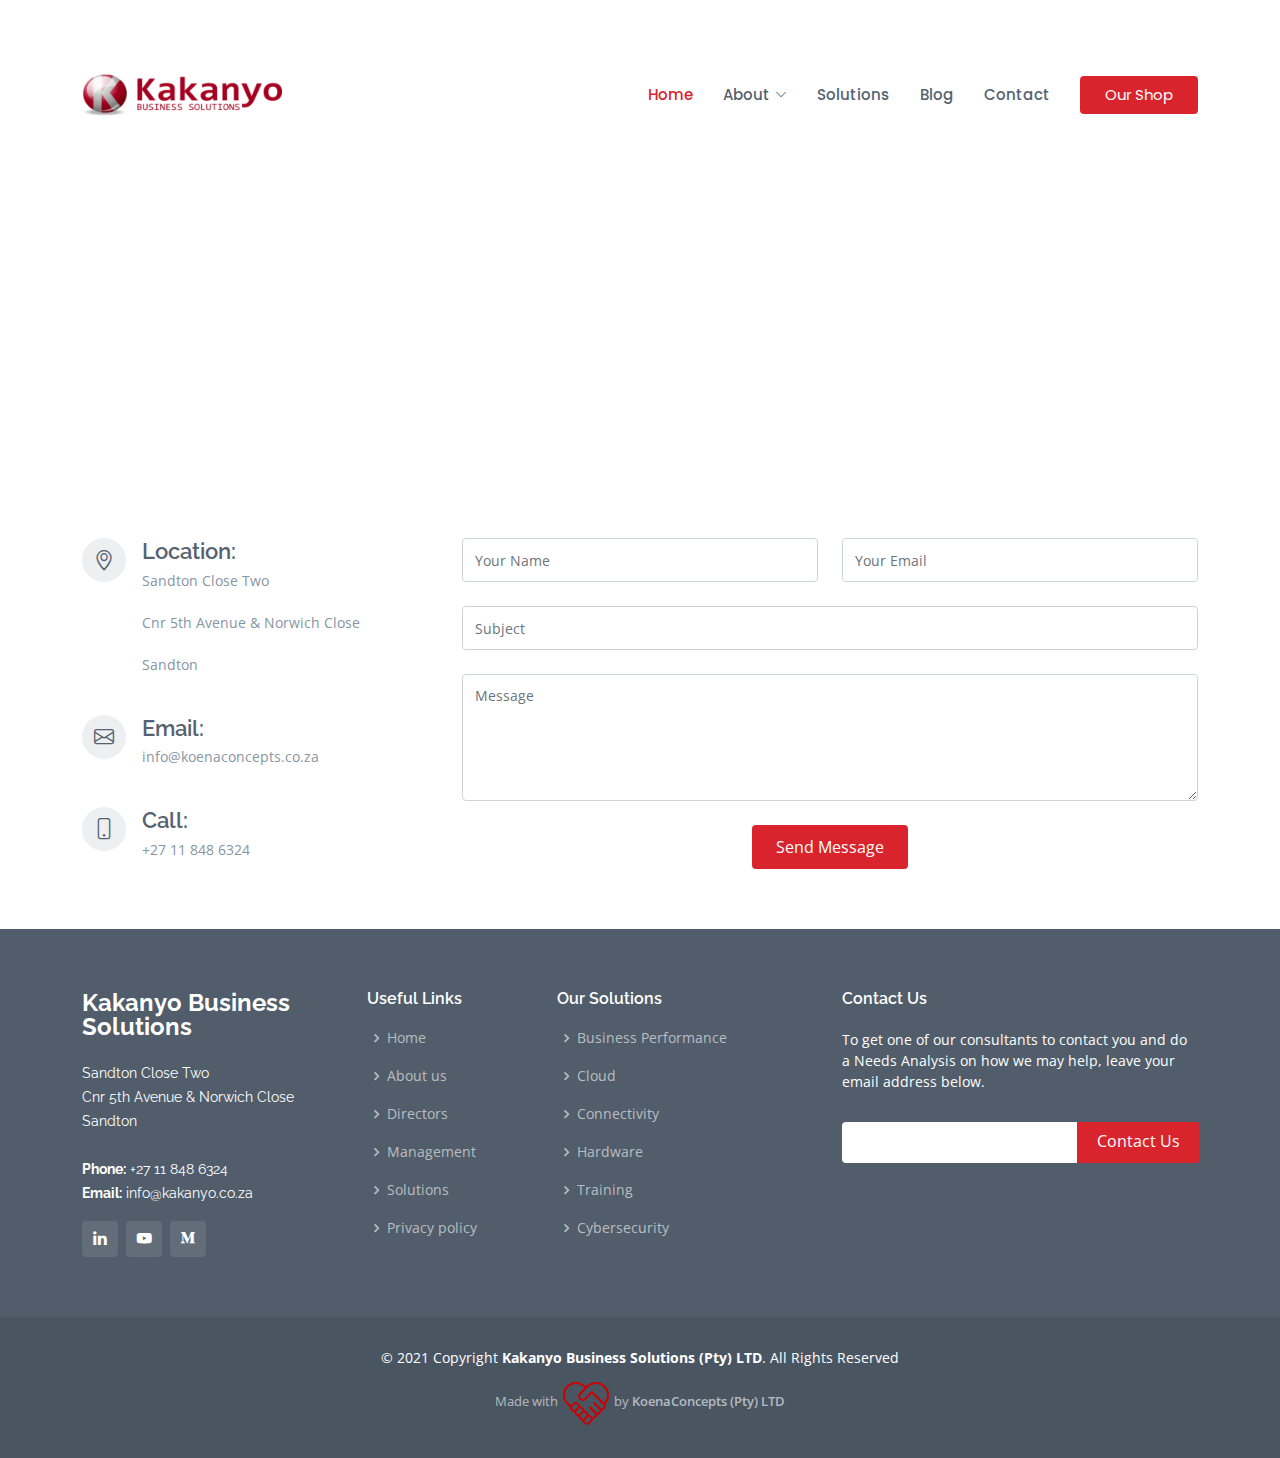
<file: contact.html>
<!DOCTYPE html>
<html lang="en">

<head>
  <meta charset="utf-8">
  <meta content="width=device-width, initial-scale=1.0" name="viewport">

  <title>Kakanyo - Contact Us</title>
  <meta content="" name="description">
  <meta content="" name="keywords">

  <!-- Favicons -->
  <link href="assets/img/favicon.png" rel="icon">
  <link href="assets/img/apple-touch-icon.png" rel="apple-touch-icon">

  <!-- Google Fonts -->
  <link href="https://fonts.googleapis.com/css?family=Open+Sans:300,300i,400,400i,600,600i,700,700i|Raleway:300,300i,400,400i,500,500i,600,600i,700,700i|Poppins:300,300i,400,400i,500,500i,600,600i,700,700i" rel="stylesheet">

  <!-- Vendor CSS Files -->
  <link href="assets/vendor/animate.css/animate.min.css" rel="stylesheet">
  <link href="assets/vendor/bootstrap/css/bootstrap.min.css" rel="stylesheet">
  <link href="assets/vendor/bootstrap-icons/bootstrap-icons.css" rel="stylesheet">
  <link href="assets/vendor/boxicons/css/boxicons.min.css" rel="stylesheet">
  <link href="assets/vendor/glightbox/css/glightbox.min.css" rel="stylesheet">
  <link href="assets/vendor/remixicon/remixicon.css" rel="stylesheet">
  <link href="assets/vendor/swiper/swiper-bundle.min.css" rel="stylesheet">

  <!-- Template Main CSS File -->
  <link href="assets/css/style.css" rel="stylesheet">

  <!-- =======================================================
  * Template Name: Sailor - v4.3.0
  * Template URL: https://bootstrapmade.com/sailor-free-bootstrap-theme/
  * Author: BootstrapMade.com
  * License: https://bootstrapmade.com/license/
  ======================================================== -->
</head>

<body>

  <!-- ======= Header ======= -->
  <header id="header" class="fixed-top d-flex align-items-center">
    <div class="container d-flex align-items-center">
      <!-- <h1 class="logo me-auto"><a href="index.html">Kakanyo</a></h1> -->
      <!-- Uncomment below if you prefer to use an image logo -->
      <a href="index.html" class="logo me-auto"><img src="assets/img/KBSLogo.png" alt class="responsive" class="img-fluid"></a>
      <nav id="navbar" class="navbar">
        <ul>
          <li><a href="index.html" class="active">Home</a></li>

          <li class="dropdown"><a href="#"><span>About</span> <i class="bi bi-chevron-down"></i></a>
            <ul>
              <li><a href="about.html">About</a></li>
              <li><a href="team.html">Directors</a></li>
              <li><a href="testimonials.html">Management</a></li>

              <!-- <li class="dropdown"><a href="#"><span>Deep Drop Down</span> <i class="bi bi-chevron-right"></i></a>
                <ul>
                  <li><a href="#">Deep Drop Down 1</a></li>
                  <li><a href="#">Deep Drop Down 2</a></li>
                  <li><a href="#">Deep Drop Down 3</a></li>
                  <li><a href="#">Deep Drop Down 4</a></li>
                  <li><a href="#">Deep Drop Down 5</a></li>
                </ul>
              </li> -->
            </ul>
          </li>
          <li><a href="services.html">Solutions</a></li>
          <!-- <li><a href="portfolio.html">Portfolio</a></li> 
          <li><a href="pricing.html">Pricing</a></li> -->
          <li><a href="blog.html">Blog</a></li>

          <li><a href="contact.html">Contact</a></li>
          <li><a href="index.html" class="getstarted">Our Shop</a></li>
        </ul>
        <i class="bi bi-list mobile-nav-toggle"></i>
      </nav><!-- .navbar -->

    </div>
  </header><!-- End Header -->

  <main id="main">

    <!-- ======= Breadcrumbs ======= -->
    <section id="breadcrumbs" class="breadcrumbs">
      <div class="container">

        <div class="d-flex justify-content-between align-items-center">
          <h2>Contact</h2>
          <ol>
            <li><a href="index.html">Home</a></li>
            <li>Contact</li>
          </ol>
        </div>

      </div>
    </section><!-- End Breadcrumbs -->

    <!-- ======= Contact Section ======= -->
    <section id="contact" class="contact">
      <div class="container">

        <div>
          <iframe src="https://www.google.com/maps/embed?pb=!1m18!1m12!1m3!1d895.7099932282748!2d28.047730829199807!3d-26.104141998967663!2m3!1f0!2f0!3f0!3m2!1i1024!2i768!4f13.1!3m3!1m2!1s0x0%3A0x0!2zMjbCsDA2JzE0LjkiUyAyOMKwMDInNTMuOCJF!5e0!3m2!1sen!2sza!4v1624951095342!5m2!1sen!2sza" frameborder="0" allowfullscreen style="border:0; width: 100%; height: 270px;"></iframe>
        </div>

        <div class="row mt-5">

          <div class="col-lg-4">
            <div class="info">
              <div class="address">
                <i class="bi bi-geo-alt"></i>
                <h4>Location:</h4>
                <p>Sandton Close Two <br>
                  <br> Cnr 5th Avenue & Norwich Close <br>
                  <br> Sandton  
                </p>
              </div>

              <div class="email">
                <i class="bi bi-envelope"></i>
                <h4>Email:</h4>
                <p>info@koenaconcepts.co.za</p>
              </div>

              <div class="phone">
                <i class="bi bi-phone"></i>
                <h4>Call:</h4>
                <p>+27 11 848 6324</p>
              </div>

            </div>

          </div>

          <div class="col-lg-8 mt-5 mt-lg-0">

            <form action="forms/contact.php" method="post" role="form" class="php-email-form">
              <div class="row">
                <div class="col-md-6 form-group">
                  <input type="text" name="name" class="form-control" id="name" placeholder="Your Name" required>
                </div>
                <div class="col-md-6 form-group mt-3 mt-md-0">
                  <input type="email" class="form-control" name="email" id="email" placeholder="Your Email" required>
                </div>
              </div>
              <div class="form-group mt-3">
                <input type="text" class="form-control" name="subject" id="subject" placeholder="Subject" required>
              </div>
              <div class="form-group mt-3">
                <textarea class="form-control" name="message" rows="5" placeholder="Message" required></textarea>
              </div>
              <div class="my-3">
                <div class="loading">Loading</div>
                <div class="error-message"></div>
                <div class="sent-message">Your message has been sent. Thank you!</div>
              </div>
              <div class="text-center"><button type="submit">Send Message</button></div>
            </form>

          </div>

        </div>

      </div>
    </section><!-- End Contact Section -->

  </main><!-- End #main -->

  <!-- ======= Footer ======= -->
  <footer id="footer">
    <div class="footer-top">
      <div class="container">
        <div class="row">

          <div class="col-lg-3 col-md-6">
            <div class="footer-info">
              <h3>Kakanyo Business Solutions</h3>
              <p>
                Sandton Close Two
                <br> Cnr 5th Avenue & Norwich Close <br>
                Sandton<br><br>
                <strong>Phone:</strong> +27 11 848 6324<br>
                <strong>Email:</strong> info@kakanyo.co.za<br>
              </p>
              <div class="social-links mt-3">
                <a href="#" class="linkedin"><i class="bx bxl-linkedin"></i></a>
                <a href="#" class="youtube"><i class="bx bxl-youtube"></i></a>
                <a href="#" class="medium"><i class="bx bxl-medium"></i></a>
                <!-- <a href="#" class="instagram"><i class="bx bxl-instagram"></i></a>
                <a href="#" class="google-plus"><i class="bx bxl-skype"></i></a> -->
              </div>
            </div>
          </div>

          <div class="col-lg-2 col-md-6 footer-links">
            <h4>Useful Links</h4>
            <ul>
              <li><i class="bx bx-chevron-right"></i> <a href="#">Home</a></li>
              <li><i class="bx bx-chevron-right"></i> <a href="#">About us</a></li>
              <li><i class="bx bx-chevron-right"></i> <a href="#">Directors</a></li>
              <li><i class="bx bx-chevron-right"></i> <a href="#">Management</a></li>
              <li><i class="bx bx-chevron-right"></i> <a href="#">Solutions</a></li>
              <li><i class="bx bx-chevron-right"></i> <a href="#">Privacy policy</a></li>
            </ul>
          </div>

          <div class="col-lg-3 col-md-6 footer-links">
            <h4>Our Solutions</h4>
            <ul>
              <li><i class="bx bx-chevron-right"></i> <a href="#">Business Performance</a></li>
              <li><i class="bx bx-chevron-right"></i> <a href="#">Cloud</a></li>
              <li><i class="bx bx-chevron-right"></i> <a href="#">Connectivity</a></li>
              <li><i class="bx bx-chevron-right"></i> <a href="#">Hardware</a></li>
              <li><i class="bx bx-chevron-right"></i> <a href="#">Training</a></li>
              <li><i class="bx bx-chevron-right"></i> <a href="#">Cybersecurity</a></li>
            </ul>
          </div>

          <div class="col-lg-4 col-md-6 footer-newsletter">
            <h4>Contact Us</h4>
            <p>To get one of our consultants to contact you and do a Needs Analysis on how we may help, leave your email address below.</p>
            <form action="" method="post">
              <input type="email" name="email"><input type="submit" value="Contact Us">
            </form>

          </div>

        </div>
      </div>
    </div>

    <div class="container">
      <div class="copyright">
        &copy; 2021 Copyright <strong><span>Kakanyo Business Solutions (Pty) LTD</span></strong>. All Rights Reserved
      </div>
      <div class="credits">
        <!-- All the links in the footer should remain intact. -->
        <!-- You can delete the links only if you purchased the pro version. -->
        <!-- Licensing information: https://bootstrapmade.com/license/ -->
        <!-- Purchase the pro version with working PHP/AJAX contact form: https://bootstrapmade.com/sailor-free-bootstrap-theme/ -->
        Made with <svg xmlns="http://www.w3.org/2000/svg" x="0px" y="0px" width="50" height="50" viewBox="0 0 172 172" style=" fill:#cc0000;"><g fill="none" fill-rule="nonzero" stroke="none" stroke-width="1" stroke-linecap="butt" stroke-linejoin="miter" stroke-miterlimit="10" stroke-dasharray="" stroke-dashoffset="0" font-family="none" font-weight="none" font-size="none" text-anchor="none" style="mix-blend-mode: normal"><path d="M0,172v-172h172v172z" fill="none"></path><g fill="#cc0000"><path d="M51.6,13.67938c-11.43531,0 -22.87062,4.38062 -31.64531,13.15531c-17.54937,17.54938 -17.54937,45.74125 0,63.29063l10.54844,10.54844c-0.14781,0.72563 -0.22844,1.45125 -0.22844,2.19031c0,2.74125 1.02125,5.14656 3.09063,7.21594l4.81062,4.82406c1.66625,1.98875 4.3,2.99656 6.97406,3.06375c0.17469,2.365 1.15563,4.70312 3.01,6.5575l4.82406,4.81062c1.88125,1.89469 4.085,2.87563 6.5575,3.03688c0.06719,2.63375 1.075,4.95844 3.06375,6.94719l4.81062,4.82406c1.66625,1.98875 4.3,2.99656 6.96063,3.06375c0.14781,2.4725 1.12875,4.66281 3.02344,6.5575l4.82406,4.81062c2.05594,2.06938 4.46125,3.10406 7.21594,3.10406c2.40531,0 5.16,-1.03469 7.21594,-3.10406l10.32,-10.32c1.77375,-1.6125 2.72781,-3.73562 2.99656,-5.96625c2.21719,-0.26875 4.21938,-1.23625 5.95281,-2.96969l6.19469,-6.19469c1.85438,-1.85438 2.83531,-4.1925 3.01,-6.5575c2.67406,-0.06719 5.30781,-1.075 6.97406,-3.06375l4.81062,-4.82406c1.935,-1.77375 2.91594,-4.15219 3.05031,-6.59781c2.52625,-0.14781 5.01219,-1.15562 6.92031,-3.38625l4.81062,-4.81062c3.84313,-3.52063 4.07156,-9.39281 0.76594,-13.53156c7.99531,-8.21031 12.65812,-19.36344 12.65812,-31.18844c0,-12.04 -4.47469,-23.73063 -13.07469,-31.99469c-17.54938,-17.53594 -46.09063,-17.53594 -63.64,-0.33594l-2.58,2.58l-2.58,-2.58c-8.77469,-8.77469 -20.21,-13.15531 -31.64531,-13.15531zM51.6,20.64c9.63469,0 19.26938,3.77594 26.83469,11.00531l2.40531,2.40531l-17.53594,17.54937c-6.19469,6.19469 -6.19469,16.16531 0,22.36c3.09062,3.09063 7.21594,4.82406 11.34125,4.82406c4.12531,0 7.91469,-1.38406 11.01875,-4.48813l20.61312,-20.61312l40.25875,40.91719c1.38406,1.37063 1.38406,3.44 0,4.82406l-4.81062,4.81062c-1.37063,1.37063 -3.44,1.37063 -4.81063,0l-20.98937,-20.64c-1.37063,-1.37062 -3.44,-1.37062 -4.81063,0c-1.37062,1.37063 -1.37062,3.44 0,4.81063l20.98938,20.64c1.37062,1.37062 1.37062,3.44 0,4.81062l-4.82406,4.82406c-1.37062,1.37063 -3.44,1.37063 -4.82406,0l-20.64,-20.64c-0.72562,-0.73906 -1.65281,-1.04812 -2.58,-1.00781c-0.91375,-0.04031 -1.84094,0.26875 -2.58,1.00781c-1.37062,1.37063 -1.37062,3.44 0,4.82406l20.64,20.64c0.69875,0.68531 1.04813,1.37062 1.04813,2.39187c0,1.03469 -0.34938,1.73344 -1.04813,2.41875l-6.18125,6.18125c-0.79281,0.79281 -1.80062,1.075 -2.76812,0.9675c-0.38969,-0.57781 -0.84656,-1.12875 -1.37063,-1.63937l-4.81062,-4.82406c-1.8275,-1.8275 -4.36719,-2.74125 -6.93375,-2.80844c-0.13438,-2.44563 -1.11531,-4.90469 -3.03688,-6.82625l-4.81062,-4.81063c-1.77375,-1.92156 -4.13875,-2.91594 -6.57094,-3.03687c-0.06719,-2.63375 -1.075,-4.945 -3.07719,-6.93375l-4.81062,-4.82406c-1.8275,-1.8275 -4.36719,-2.74125 -6.93375,-2.80844c-0.13438,-2.44563 -1.11531,-4.90469 -3.03688,-6.82625l-4.81062,-4.81063c-3.78938,-4.12531 -10.33344,-4.12531 -14.45875,0l-9.46,9.46l-9.46,-9.46c-14.79469,-14.79469 -14.79469,-38.87469 0,-53.66937c7.56531,-7.22938 17.2,-11.00531 26.83469,-11.00531zM120.06406,20.98938c9.62125,0 19.25594,3.77594 26.82125,11.00531l0.34937,0.33594c7.22938,7.22937 11.00531,16.51469 11.00531,26.83469c0,9.74219 -3.62812,19.135 -10.52156,26.29719l-38.67312,-38.68656c-0.06719,-0.05375 -0.14781,-0.08062 -0.20156,-0.13437c-0.06719,-0.06719 -0.08062,-0.14781 -0.14781,-0.20156c-1.37062,-1.37062 -3.44,-1.37062 -4.81062,0l-23.04531,23.04531c-3.44,3.44 -9.28531,3.44 -12.72531,0c-1.72,-1.72 -2.75469,-4.12531 -2.75469,-6.53063c0,-2.40531 1.03469,-4.81062 2.75469,-6.53062l19.78,-19.78l0.16125,0.16125l5.16,-4.81063c7.22938,-7.22937 17.21344,-11.00531 26.84813,-11.00531zM51.26406,88.75469c0.68531,0 1.70656,0.33594 2.39187,1.02125l4.82406,4.82406c1.37063,1.37063 1.37063,3.44 0,4.82406l-10.32,10.32c-1.37062,1.37062 -3.44,1.37062 -4.82406,0l-4.81062,-4.82406c-0.68531,-0.68531 -1.02125,-1.37062 -1.02125,-2.40531c0,-1.03469 0.33594,-1.72 1.02125,-2.41875l10.32,-10.32c0.68531,-0.68531 1.38406,-1.02125 2.41875,-1.02125zM65.69594,103.53594c1.03469,0 1.73344,0.34938 2.41875,1.04813l4.81063,4.81062c0.68531,0.68531 1.03469,1.37063 1.03469,2.40531c0,1.03469 -0.34937,1.72 -1.03469,2.40531l-10.32,10.32c-1.37063,1.37062 -3.44,1.37062 -4.81063,0l-4.81062,-4.81063c-1.38406,-1.37062 -1.38406,-3.44 0,-4.81062l10.32,-10.32c0.68531,-0.69875 1.37062,-1.04813 2.39187,-1.04813zM80.28906,117.99469c0.90031,0 1.76031,0.33594 2.27094,1.02125l4.82406,4.82406c1.37062,1.37063 1.37062,3.44 0,4.82406l-10.32,10.32c-1.38406,1.37062 -3.45344,1.37062 -4.82406,0l-4.82406,-4.82406c-0.68531,-0.68531 -1.02125,-1.37062 -1.02125,-2.40531c0,-1.03469 0.33594,-1.72 1.02125,-2.41875l10.32,-10.32c0.69875,-0.68531 1.63938,-1.02125 2.55313,-1.02125zM94.93594,132.77594c1.03469,0 1.73344,0.34938 2.41875,1.04813l4.81063,4.81062c0.68531,0.68531 1.03469,1.37063 1.03469,2.40531c0,1.03469 -0.34937,1.72 -1.03469,2.40531l-10.32,10.32c-1.37063,1.37062 -3.44,1.37062 -4.81063,0l-4.81062,-4.81063c-0.69875,-0.68531 -1.04813,-1.38406 -1.04813,-2.41875c0,-1.02125 0.34938,-1.70656 1.04813,-2.39187l10.32,-10.32c0.68531,-0.69875 1.37062,-1.04813 2.39187,-1.04813z"></path></g></g></svg> by <a href="https://koenaconcepts.co.za/">KoenaConcepts (Pty) LTD</a>
      </div>
    </div>
  </footer><!-- End Footer -->

  <a href="#" class="back-to-top d-flex align-items-center justify-content-center"><i class="bi bi-arrow-up-short"></i></a>

  <!-- Vendor JS Files -->
  <script src="assets/vendor/bootstrap/js/bootstrap.bundle.min.js"></script>
  <script src="assets/vendor/glightbox/js/glightbox.min.js"></script>
  <script src="assets/vendor/isotope-layout/isotope.pkgd.min.js"></script>
  <script src="assets/vendor/php-email-form/validate.js"></script>
  <script src="assets/vendor/swiper/swiper-bundle.min.js"></script>
  <script src="assets/vendor/waypoints/noframework.waypoints.js"></script>

  <!-- Template Main JS File -->
  <script src="assets/js/main.js"></script>

</body>

</html>
</file>
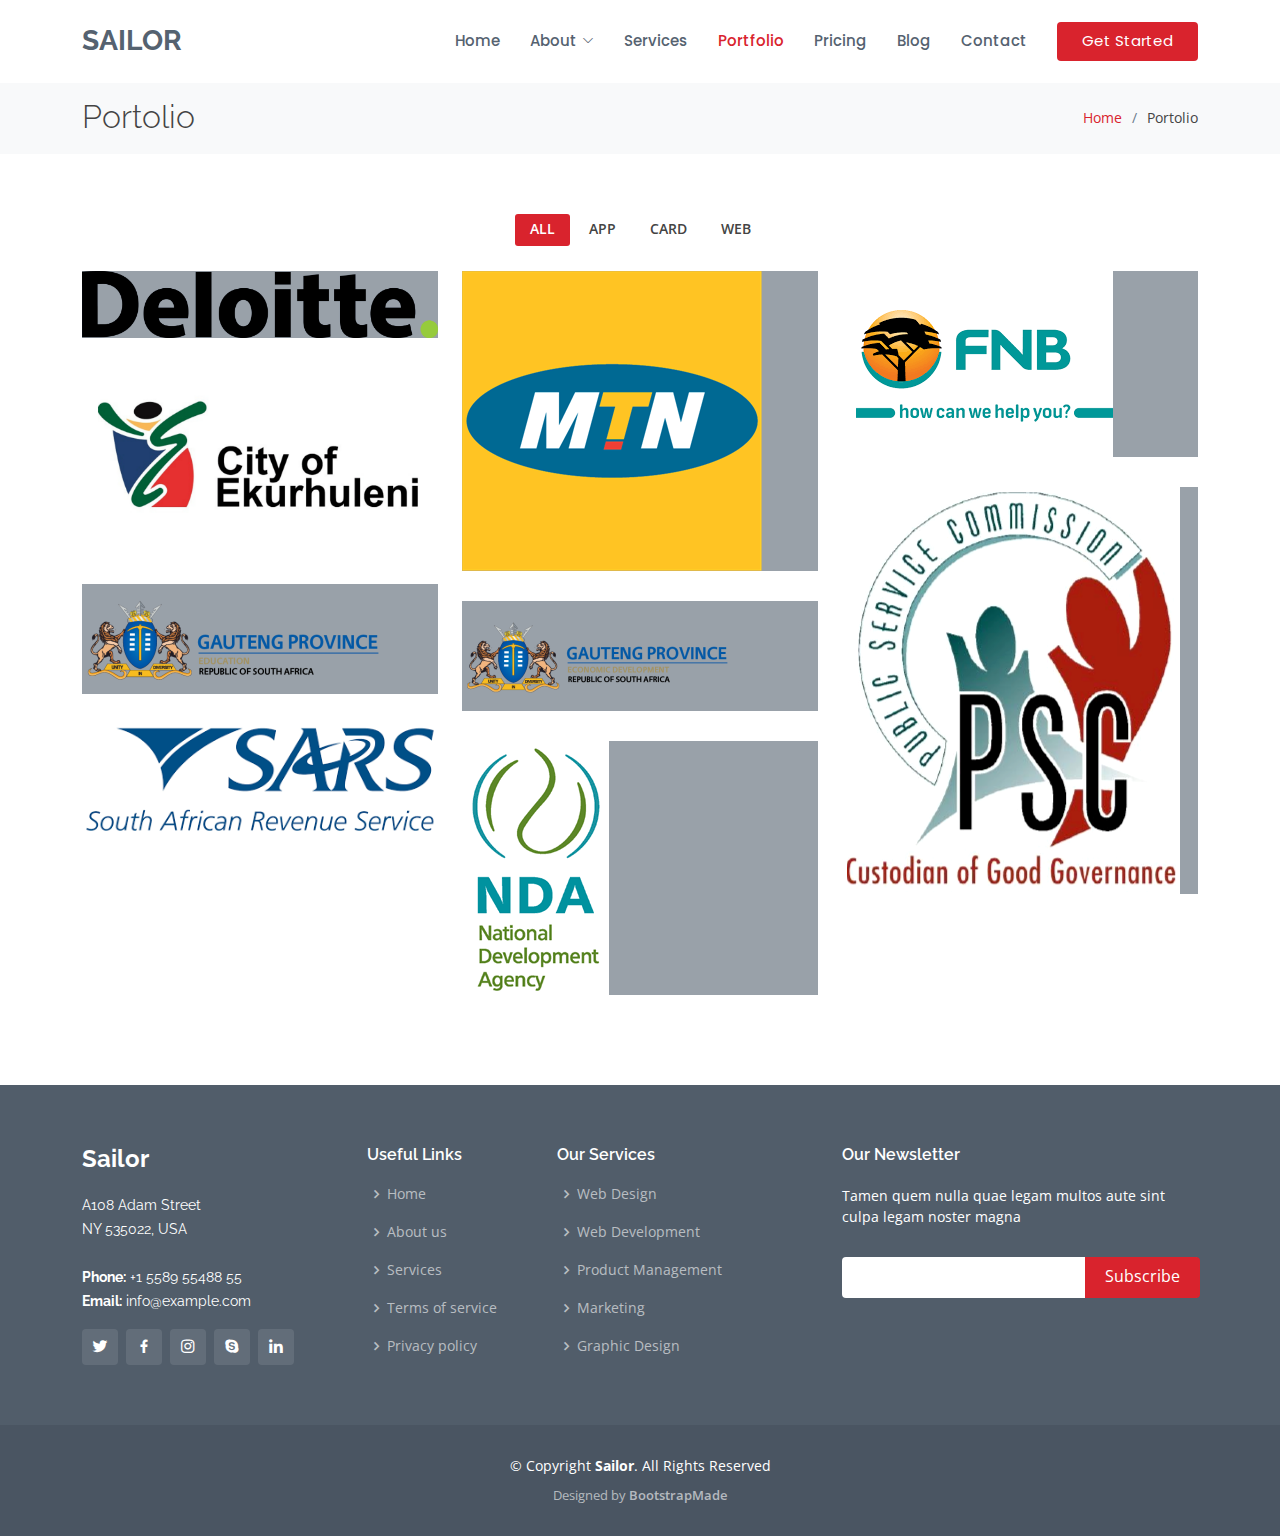
<file: portfolio.html>
<!DOCTYPE html>
<html lang="en">

<head>
  <meta charset="utf-8">
  <meta content="width=device-width, initial-scale=1.0" name="viewport">

  <title>Portfolio - Sailor Bootstrap Template</title>
  <meta content="" name="description">
  <meta content="" name="keywords">

  <!-- Favicons -->
  <link href="assets/img/favicon.png" rel="icon">
  <link href="assets/img/apple-touch-icon.png" rel="apple-touch-icon">

  <!-- Google Fonts -->
  <link href="https://fonts.googleapis.com/css?family=Open+Sans:300,300i,400,400i,600,600i,700,700i|Raleway:300,300i,400,400i,500,500i,600,600i,700,700i|Poppins:300,300i,400,400i,500,500i,600,600i,700,700i" rel="stylesheet">

  <!-- Vendor CSS Files -->
  <link href="assets/vendor/animate.css/animate.min.css" rel="stylesheet">
  <link href="assets/vendor/bootstrap/css/bootstrap.min.css" rel="stylesheet">
  <link href="assets/vendor/bootstrap-icons/bootstrap-icons.css" rel="stylesheet">
  <link href="assets/vendor/boxicons/css/boxicons.min.css" rel="stylesheet">
  <link href="assets/vendor/glightbox/css/glightbox.min.css" rel="stylesheet">
  <link href="assets/vendor/remixicon/remixicon.css" rel="stylesheet">
  <link href="assets/vendor/swiper/swiper-bundle.min.css" rel="stylesheet">

  <!-- Template Main CSS File -->
  <link href="assets/css/style.css" rel="stylesheet">

  <!-- =======================================================
  * Template Name: Sailor - v4.3.0
  * Template URL: https://bootstrapmade.com/sailor-free-bootstrap-theme/
  * Author: BootstrapMade.com
  * License: https://bootstrapmade.com/license/
  ======================================================== -->
</head>

<body>

  <!-- ======= Header ======= -->
  <header id="header" class="fixed-top d-flex align-items-center">
    <div class="container d-flex align-items-center">

      <h1 class="logo me-auto"><a href="index.html">Sailor</a></h1>
      <!-- Uncomment below if you prefer to use an image logo -->
      <!-- <a href="index.html" class="logo me-auto"><img src="assets/img/logo.png" alt="" class="img-fluid"></a>-->

      <nav id="navbar" class="navbar">
        <ul>
          <li><a href="index.html">Home</a></li>

          <li class="dropdown"><a href="#"><span>About</span> <i class="bi bi-chevron-down"></i></a>
            <ul>
              <li><a href="about.html">About</a></li>
              <li><a href="team.html">Team</a></li>
              <li><a href="testimonials.html">Testimonials</a></li>

              <li class="dropdown"><a href="#"><span>Deep Drop Down</span> <i class="bi bi-chevron-right"></i></a>
                <ul>
                  <li><a href="#">Deep Drop Down 1</a></li>
                  <li><a href="#">Deep Drop Down 2</a></li>
                  <li><a href="#">Deep Drop Down 3</a></li>
                  <li><a href="#">Deep Drop Down 4</a></li>
                  <li><a href="#">Deep Drop Down 5</a></li>
                </ul>
              </li>
            </ul>
          </li>
          <li><a href="services.html">Services</a></li>
          <li><a href="portfolio.html" class="active">Portfolio</a></li>
          <li><a href="pricing.html">Pricing</a></li>
          <li><a href="blog.html">Blog</a></li>

          <li><a href="contact.html">Contact</a></li>
          <li><a href="index.html" class="getstarted">Get Started</a></li>
        </ul>
        <i class="bi bi-list mobile-nav-toggle"></i>
      </nav><!-- .navbar -->

    </div>
  </header><!-- End Header -->

  <main id="main">

    <!-- ======= Breadcrumbs ======= -->
    <section id="breadcrumbs" class="breadcrumbs">
      <div class="container">

        <div class="d-flex justify-content-between align-items-center">
          <h2>Portolio</h2>
          <ol>
            <li><a href="index.html">Home</a></li>
            <li>Portolio</li>
          </ol>
        </div>

      </div>
    </section><!-- End Breadcrumbs -->

    <!-- ======= Portfolio Section ======= -->
    <section id="portfolio" class="portfolio">
      <div class="container">

        <div class="row">
          <div class="col-lg-12 d-flex justify-content-center">
            <ul id="portfolio-flters">
              <li data-filter="*" class="filter-active">All</li>
              <li data-filter=".filter-app">App</li>
              <li data-filter=".filter-card">Card</li>
              <li data-filter=".filter-web">Web</li>
            </ul>
          </div>
        </div>

        <div class="row portfolio-container">

          <div class="col-lg-4 col-md-6 portfolio-item filter-app">
            <div class="portfolio-wrap">
              <img src="assets/img/portfolio/portfolio-1.jpg" class="img-fluid" alt="">
              <div class="portfolio-info">
                <h4>App 1</h4>
                <p>App</p>
                <div class="portfolio-links">
                  <a href="assets/img/portfolio/portfolio-1.jpg" data-gallery="portfolioGallery" class="portfolio-lightbox" title="App 1"><i class="bx bx-plus"></i></a>
                  <a href="portfolio-details.html" class="portfolio-details-lightbox" data-glightbox="type: external" title="Portfolio Details"><i class="bx bx-link"></i></a>
                </div>
              </div>
            </div>
          </div>

          <div class="col-lg-4 col-md-6 portfolio-item filter-web">
            <div class="portfolio-wrap">
              <img src="assets/img/portfolio/portfolio-2.jpg" class="img-fluid" alt="">
              <div class="portfolio-info">
                <h4>Web 3</h4>
                <p>Web</p>
                <div class="portfolio-links">
                  <a href="assets/img/portfolio/portfolio-2.jpg" data-gallery="portfolioGallery" class="portfolio-lightbox" title="Web 3"><i class="bx bx-plus"></i></a>
                  <a href="portfolio-details.html" class="portfolio-details-lightbox" data-glightbox="type: external" title="Portfolio Details"><i class="bx bx-link"></i></a>
                </div>
              </div>
            </div>
          </div>

          <div class="col-lg-4 col-md-6 portfolio-item filter-app">
            <div class="portfolio-wrap">
              <img src="assets/img/portfolio/portfolio-3.jpg" class="img-fluid" alt="">
              <div class="portfolio-info">
                <h4>App 2</h4>
                <p>App</p>
                <div class="portfolio-links">
                  <a href="assets/img/portfolio/portfolio-3.jpg" data-gallery="portfolioGallery" class="portfolio-lightbox" title="App 2"><i class="bx bx-plus"></i></a>
                  <a href="portfolio-details.html" class="portfolio-details-lightbox" data-glightbox="type: external" title="Portfolio Details"><i class="bx bx-link"></i></a>
                </div>
              </div>
            </div>
          </div>

          <div class="col-lg-4 col-md-6 portfolio-item filter-card">
            <div class="portfolio-wrap">
              <img src="assets/img/portfolio/portfolio-4.jpg" class="img-fluid" alt="">
              <div class="portfolio-info">
                <h4>Card 2</h4>
                <p>Card</p>
                <div class="portfolio-links">
                  <a href="assets/img/portfolio/portfolio-4.jpg" data-gallery="portfolioGallery" class="portfolio-lightbox" title="Card 2"><i class="bx bx-plus"></i></a>
                  <a href="portfolio-details.html" class="portfolio-details-lightbox" data-glightbox="type: external" title="Portfolio Details"><i class="bx bx-link"></i></a>
                </div>
              </div>
            </div>
          </div>

          <div class="col-lg-4 col-md-6 portfolio-item filter-web">
            <div class="portfolio-wrap">
              <img src="assets/img/portfolio/portfolio-5.jpg" class="img-fluid" alt="">
              <div class="portfolio-info">
                <h4>Web 2</h4>
                <p>Web</p>
                <div class="portfolio-links">
                  <a href="assets/img/portfolio/portfolio-5.jpg" data-gallery="portfolioGallery" class="portfolio-lightbox" title="Web 2"><i class="bx bx-plus"></i></a>
                  <a href="portfolio-details.html" class="portfolio-details-lightbox" data-glightbox="type: external" title="Portfolio Details"><i class="bx bx-link"></i></a>
                </div>
              </div>
            </div>
          </div>

          <div class="col-lg-4 col-md-6 portfolio-item filter-app">
            <div class="portfolio-wrap">
              <img src="assets/img/portfolio/portfolio-6.jpg" class="img-fluid" alt="">
              <div class="portfolio-info">
                <h4>App 3</h4>
                <p>App</p>
                <div class="portfolio-links">
                  <a href="assets/img/portfolio/portfolio-6.jpg" data-gallery="portfolioGallery" class="portfolio-lightbox" title="App 3"><i class="bx bx-plus"></i></a>
                  <a href="portfolio-details.html" class="portfolio-details-lightbox" data-glightbox="type: external" title="Portfolio Details"><i class="bx bx-link"></i></a>
                </div>
              </div>
            </div>
          </div>

          <div class="col-lg-4 col-md-6 portfolio-item filter-card">
            <div class="portfolio-wrap">
              <img src="assets/img/portfolio/portfolio-7.jpg" class="img-fluid" alt="">
              <div class="portfolio-info">
                <h4>Card 1</h4>
                <p>Card</p>
                <div class="portfolio-links">
                  <a href="assets/img/portfolio/portfolio-7.jpg" data-gallery="portfolioGallery" class="portfolio-lightbox" title="Card 1"><i class="bx bx-plus"></i></a>
                  <a href="portfolio-details.html" class="portfolio-details-lightbox" data-glightbox="type: external" title="Portfolio Details"><i class="bx bx-link"></i></a>
                </div>
              </div>
            </div>
          </div>

          <div class="col-lg-4 col-md-6 portfolio-item filter-card">
            <div class="portfolio-wrap">
              <img src="assets/img/portfolio/portfolio-8.jpg" class="img-fluid" alt="">
              <div class="portfolio-info">
                <h4>Card 3</h4>
                <p>Card</p>
                <div class="portfolio-links">
                  <a href="assets/img/portfolio/portfolio-8.jpg" data-gallery="portfolioGallery" class="portfolio-lightbox" title="Card 3"><i class="bx bx-plus"></i></a>
                  <a href="portfolio-details.html" class="portfolio-details-lightbox" data-glightbox="type: external" title="Portfolio Details"><i class="bx bx-link"></i></a>
                </div>
              </div>
            </div>
          </div>

          <div class="col-lg-4 col-md-6 portfolio-item filter-web">
            <div class="portfolio-wrap">
              <img src="assets/img/portfolio/portfolio-9.jpg" class="img-fluid" alt="">
              <div class="portfolio-info">
                <h4>Web 3</h4>
                <p>Web</p>
                <div class="portfolio-links">
                  <a href="assets/img/portfolio/portfolio-9.jpg" data-gallery="portfolioGallery" class="portfolio-lightbox" title="Web 3"><i class="bx bx-plus"></i></a>
                  <a href="portfolio-details.html" class="portfolio-details-lightbox" data-glightbox="type: external" title="Portfolio Details"><i class="bx bx-link"></i></a>
                </div>
              </div>
            </div>
          </div>

        </div>

      </div>
    </section><!-- End Portfolio Section -->

  </main><!-- End #main -->

  <!-- ======= Footer ======= -->
  <footer id="footer">
    <div class="footer-top">
      <div class="container">
        <div class="row">

          <div class="col-lg-3 col-md-6">
            <div class="footer-info">
              <h3>Sailor</h3>
              <p>
                A108 Adam Street <br>
                NY 535022, USA<br><br>
                <strong>Phone:</strong> +1 5589 55488 55<br>
                <strong>Email:</strong> info@example.com<br>
              </p>
              <div class="social-links mt-3">
                <a href="#" class="twitter"><i class="bx bxl-twitter"></i></a>
                <a href="#" class="facebook"><i class="bx bxl-facebook"></i></a>
                <a href="#" class="instagram"><i class="bx bxl-instagram"></i></a>
                <a href="#" class="google-plus"><i class="bx bxl-skype"></i></a>
                <a href="#" class="linkedin"><i class="bx bxl-linkedin"></i></a>
              </div>
            </div>
          </div>

          <div class="col-lg-2 col-md-6 footer-links">
            <h4>Useful Links</h4>
            <ul>
              <li><i class="bx bx-chevron-right"></i> <a href="#">Home</a></li>
              <li><i class="bx bx-chevron-right"></i> <a href="#">About us</a></li>
              <li><i class="bx bx-chevron-right"></i> <a href="#">Services</a></li>
              <li><i class="bx bx-chevron-right"></i> <a href="#">Terms of service</a></li>
              <li><i class="bx bx-chevron-right"></i> <a href="#">Privacy policy</a></li>
            </ul>
          </div>

          <div class="col-lg-3 col-md-6 footer-links">
            <h4>Our Services</h4>
            <ul>
              <li><i class="bx bx-chevron-right"></i> <a href="#">Web Design</a></li>
              <li><i class="bx bx-chevron-right"></i> <a href="#">Web Development</a></li>
              <li><i class="bx bx-chevron-right"></i> <a href="#">Product Management</a></li>
              <li><i class="bx bx-chevron-right"></i> <a href="#">Marketing</a></li>
              <li><i class="bx bx-chevron-right"></i> <a href="#">Graphic Design</a></li>
            </ul>
          </div>

          <div class="col-lg-4 col-md-6 footer-newsletter">
            <h4>Our Newsletter</h4>
            <p>Tamen quem nulla quae legam multos aute sint culpa legam noster magna</p>
            <form action="" method="post">
              <input type="email" name="email"><input type="submit" value="Subscribe">
            </form>

          </div>

        </div>
      </div>
    </div>

    <div class="container">
      <div class="copyright">
        &copy; Copyright <strong><span>Sailor</span></strong>. All Rights Reserved
      </div>
      <div class="credits">
        <!-- All the links in the footer should remain intact. -->
        <!-- You can delete the links only if you purchased the pro version. -->
        <!-- Licensing information: https://bootstrapmade.com/license/ -->
        <!-- Purchase the pro version with working PHP/AJAX contact form: https://bootstrapmade.com/sailor-free-bootstrap-theme/ -->
        Designed by <a href="https://bootstrapmade.com/">BootstrapMade</a>
      </div>
    </div>
  </footer><!-- End Footer -->

  <a href="#" class="back-to-top d-flex align-items-center justify-content-center"><i class="bi bi-arrow-up-short"></i></a>

  <!-- Vendor JS Files -->
  <script src="assets/vendor/bootstrap/js/bootstrap.bundle.min.js"></script>
  <script src="assets/vendor/glightbox/js/glightbox.min.js"></script>
  <script src="assets/vendor/isotope-layout/isotope.pkgd.min.js"></script>
  <script src="assets/vendor/php-email-form/validate.js"></script>
  <script src="assets/vendor/swiper/swiper-bundle.min.js"></script>
  <script src="assets/vendor/waypoints/noframework.waypoints.js"></script>

  <!-- Template Main JS File -->
  <script src="assets/js/main.js"></script>

</body>

</html>
</file>
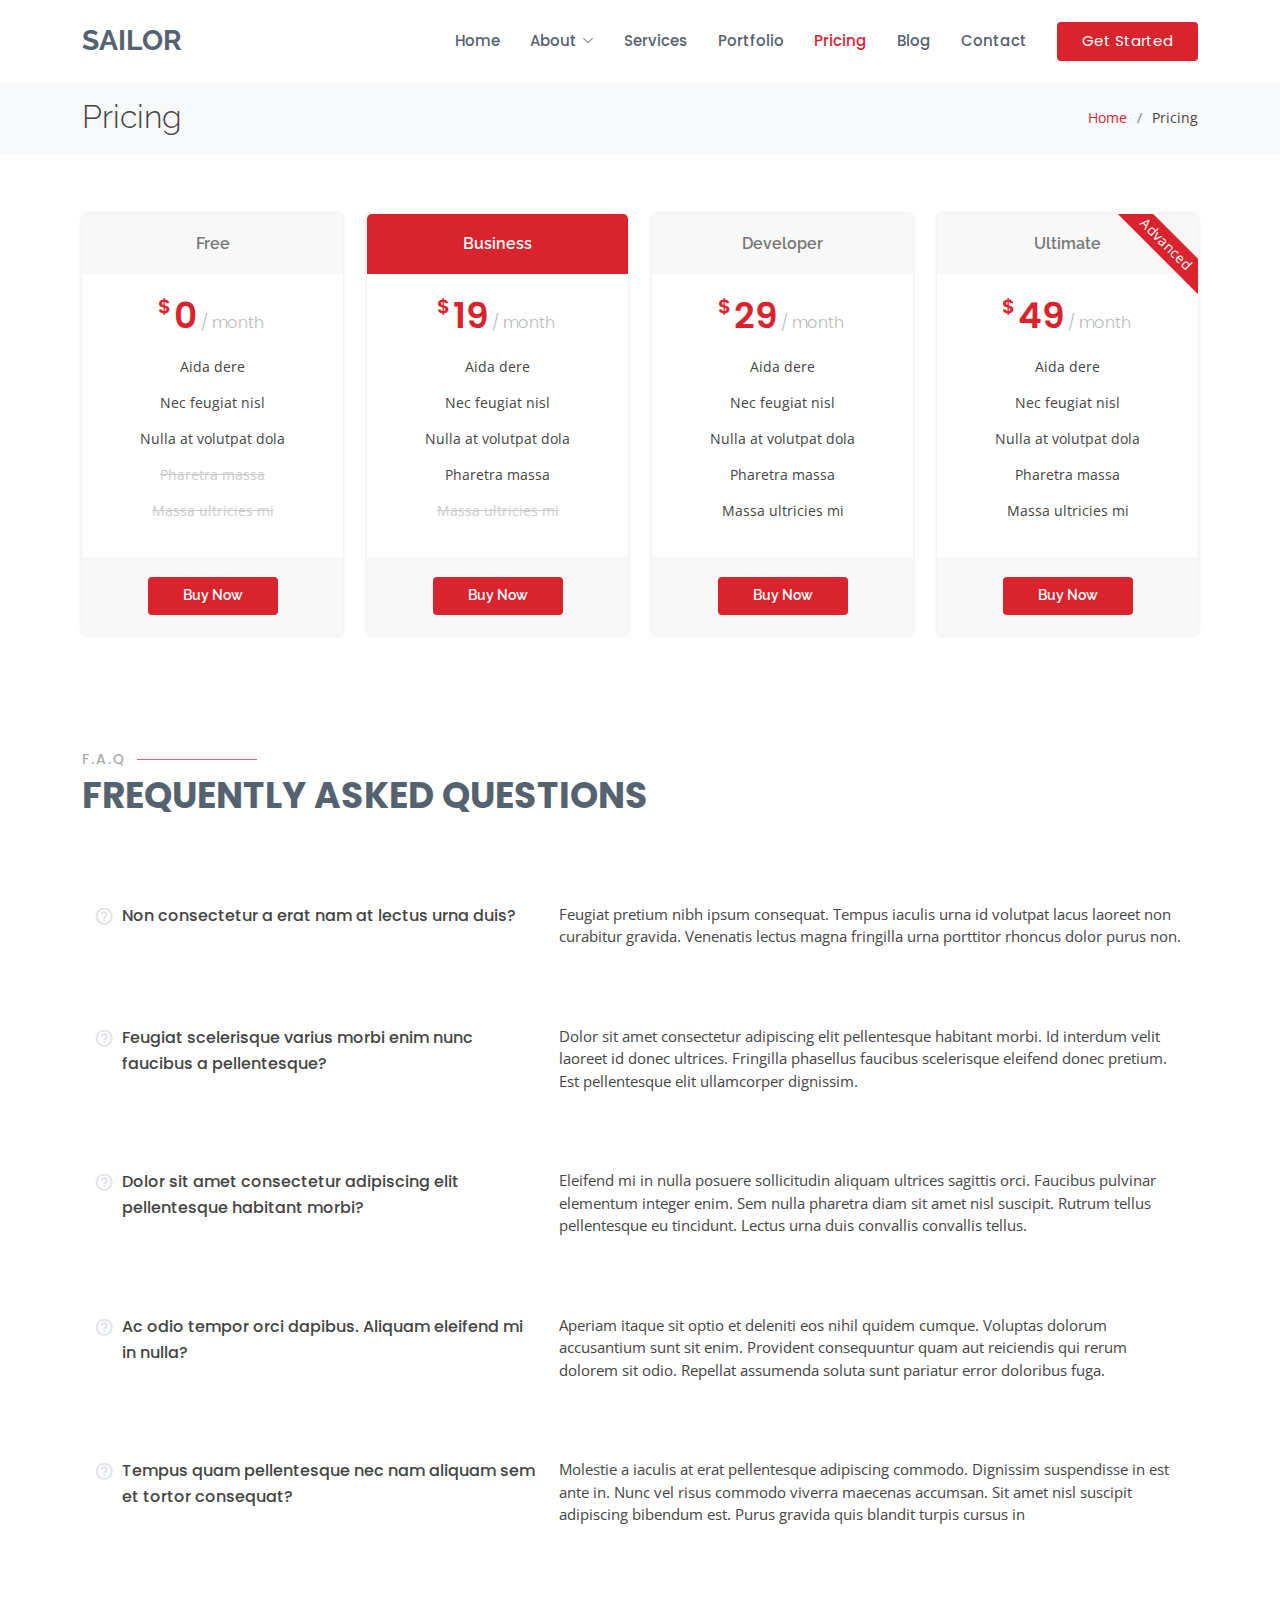
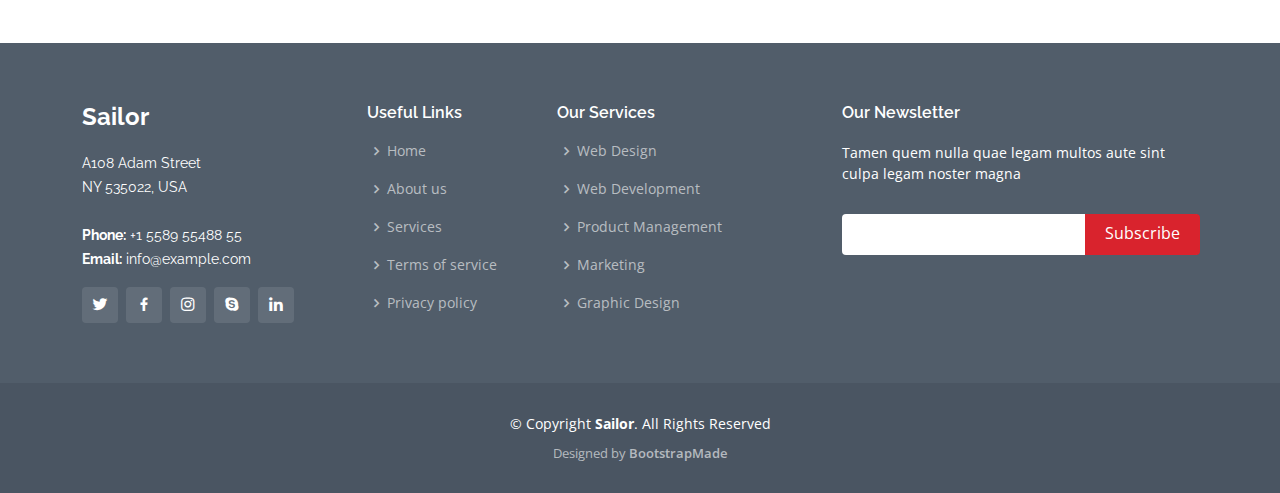
<file: pricing.html>
<!DOCTYPE html>
<html lang="en">

<head>
  <meta charset="utf-8">
  <meta content="width=device-width, initial-scale=1.0" name="viewport">

  <title>Pricing - Sailor Bootstrap Template</title>
  <meta content="" name="description">
  <meta content="" name="keywords">

  <!-- Favicons -->
  <link href="assets/img/favicon.png" rel="icon">
  <link href="assets/img/apple-touch-icon.png" rel="apple-touch-icon">

  <!-- Google Fonts -->
  <link href="https://fonts.googleapis.com/css?family=Open+Sans:300,300i,400,400i,600,600i,700,700i|Raleway:300,300i,400,400i,500,500i,600,600i,700,700i|Poppins:300,300i,400,400i,500,500i,600,600i,700,700i" rel="stylesheet">

  <!-- Vendor CSS Files -->
  <link href="assets/vendor/animate.css/animate.min.css" rel="stylesheet">
  <link href="assets/vendor/bootstrap/css/bootstrap.min.css" rel="stylesheet">
  <link href="assets/vendor/bootstrap-icons/bootstrap-icons.css" rel="stylesheet">
  <link href="assets/vendor/boxicons/css/boxicons.min.css" rel="stylesheet">
  <link href="assets/vendor/glightbox/css/glightbox.min.css" rel="stylesheet">
  <link href="assets/vendor/remixicon/remixicon.css" rel="stylesheet">
  <link href="assets/vendor/swiper/swiper-bundle.min.css" rel="stylesheet">

  <!-- Template Main CSS File -->
  <link href="assets/css/style.css" rel="stylesheet">

  <!-- =======================================================
  * Template Name: Sailor - v4.3.0
  * Template URL: https://bootstrapmade.com/sailor-free-bootstrap-theme/
  * Author: BootstrapMade.com
  * License: https://bootstrapmade.com/license/
  ======================================================== -->
</head>

<body>

  <!-- ======= Header ======= -->
  <header id="header" class="fixed-top d-flex align-items-center">
    <div class="container d-flex align-items-center">

      <h1 class="logo me-auto"><a href="index.html">Sailor</a></h1>
      <!-- Uncomment below if you prefer to use an image logo -->
      <!-- <a href="index.html" class="logo me-auto"><img src="assets/img/logo.png" alt="" class="img-fluid"></a>-->

      <nav id="navbar" class="navbar">
        <ul>
          <li><a href="index.html">Home</a></li>

          <li class="dropdown"><a href="#"><span>About</span> <i class="bi bi-chevron-down"></i></a>
            <ul>
              <li><a href="about.html">About</a></li>
              <li><a href="team.html">Team</a></li>
              <li><a href="testimonials.html">Testimonials</a></li>

              <li class="dropdown"><a href="#"><span>Deep Drop Down</span> <i class="bi bi-chevron-right"></i></a>
                <ul>
                  <li><a href="#">Deep Drop Down 1</a></li>
                  <li><a href="#">Deep Drop Down 2</a></li>
                  <li><a href="#">Deep Drop Down 3</a></li>
                  <li><a href="#">Deep Drop Down 4</a></li>
                  <li><a href="#">Deep Drop Down 5</a></li>
                </ul>
              </li>
            </ul>
          </li>
          <li><a href="services.html">Services</a></li>
          <li><a href="portfolio.html">Portfolio</a></li>
          <li><a href="pricing.html" class="active">Pricing</a></li>
          <li><a href="blog.html">Blog</a></li>

          <li><a href="contact.html">Contact</a></li>
          <li><a href="index.html" class="getstarted">Get Started</a></li>
        </ul>
        <i class="bi bi-list mobile-nav-toggle"></i>
      </nav><!-- .navbar -->

    </div>
  </header><!-- End Header -->

  <main id="main">

    <!-- ======= Breadcrumbs ======= -->
    <section id="breadcrumbs" class="breadcrumbs">
      <div class="container">

        <div class="d-flex justify-content-between align-items-center">
          <h2>Pricing</h2>
          <ol>
            <li><a href="index.html">Home</a></li>
            <li>Pricing</li>
          </ol>
        </div>

      </div>
    </section><!-- End Breadcrumbs -->

    <!-- ======= Pricing Section ======= -->
    <section id="pricing" class="pricing">
      <div class="container">

        <div class="row">

          <div class="col-lg-3 col-md-6">
            <div class="box">
              <h3>Free</h3>
              <h4><sup>$</sup>0<span> / month</span></h4>
              <ul>
                <li>Aida dere</li>
                <li>Nec feugiat nisl</li>
                <li>Nulla at volutpat dola</li>
                <li class="na">Pharetra massa</li>
                <li class="na">Massa ultricies mi</li>
              </ul>
              <div class="btn-wrap">
                <a href="#" class="btn-buy">Buy Now</a>
              </div>
            </div>
          </div>

          <div class="col-lg-3 col-md-6 mt-4 mt-md-0">
            <div class="box featured">
              <h3>Business</h3>
              <h4><sup>$</sup>19<span> / month</span></h4>
              <ul>
                <li>Aida dere</li>
                <li>Nec feugiat nisl</li>
                <li>Nulla at volutpat dola</li>
                <li>Pharetra massa</li>
                <li class="na">Massa ultricies mi</li>
              </ul>
              <div class="btn-wrap">
                <a href="#" class="btn-buy">Buy Now</a>
              </div>
            </div>
          </div>

          <div class="col-lg-3 col-md-6 mt-4 mt-lg-0">
            <div class="box">
              <h3>Developer</h3>
              <h4><sup>$</sup>29<span> / month</span></h4>
              <ul>
                <li>Aida dere</li>
                <li>Nec feugiat nisl</li>
                <li>Nulla at volutpat dola</li>
                <li>Pharetra massa</li>
                <li>Massa ultricies mi</li>
              </ul>
              <div class="btn-wrap">
                <a href="#" class="btn-buy">Buy Now</a>
              </div>
            </div>
          </div>

          <div class="col-lg-3 col-md-6 mt-4 mt-lg-0">
            <div class="box">
              <span class="advanced">Advanced</span>
              <h3>Ultimate</h3>
              <h4><sup>$</sup>49<span> / month</span></h4>
              <ul>
                <li>Aida dere</li>
                <li>Nec feugiat nisl</li>
                <li>Nulla at volutpat dola</li>
                <li>Pharetra massa</li>
                <li>Massa ultricies mi</li>
              </ul>
              <div class="btn-wrap">
                <a href="#" class="btn-buy">Buy Now</a>
              </div>
            </div>
          </div>

        </div>

      </div>
    </section><!-- End Pricing Section -->

    <!-- ======= Frequently Asked Questions Section ======= -->
    <section id="faq" class="faq">
      <div class="container">

        <div class="section-title">
          <h2>F.A.Q</h2>
          <p>Frequently Asked Questions</p>
        </div>

        <div class="row faq-item d-flex align-items-stretch">
          <div class="col-lg-5">
            <i class="bx bx-help-circle"></i>
            <h4>Non consectetur a erat nam at lectus urna duis?</h4>
          </div>
          <div class="col-lg-7">
            <p>
              Feugiat pretium nibh ipsum consequat. Tempus iaculis urna id volutpat lacus laoreet non curabitur gravida. Venenatis lectus magna fringilla urna porttitor rhoncus dolor purus non.
            </p>
          </div>
        </div><!-- End F.A.Q Item-->

        <div class="row faq-item d-flex align-items-stretch">
          <div class="col-lg-5">
            <i class="bx bx-help-circle"></i>
            <h4>Feugiat scelerisque varius morbi enim nunc faucibus a pellentesque?</h4>
          </div>
          <div class="col-lg-7">
            <p>
              Dolor sit amet consectetur adipiscing elit pellentesque habitant morbi. Id interdum velit laoreet id donec ultrices. Fringilla phasellus faucibus scelerisque eleifend donec pretium. Est pellentesque elit ullamcorper dignissim.
            </p>
          </div>
        </div><!-- End F.A.Q Item-->

        <div class="row faq-item d-flex align-items-stretch">
          <div class="col-lg-5">
            <i class="bx bx-help-circle"></i>
            <h4>Dolor sit amet consectetur adipiscing elit pellentesque habitant morbi?</h4>
          </div>
          <div class="col-lg-7">
            <p>
              Eleifend mi in nulla posuere sollicitudin aliquam ultrices sagittis orci. Faucibus pulvinar elementum integer enim. Sem nulla pharetra diam sit amet nisl suscipit. Rutrum tellus pellentesque eu tincidunt. Lectus urna duis convallis convallis tellus.
            </p>
          </div>
        </div><!-- End F.A.Q Item-->

        <div class="row faq-item d-flex align-items-stretch">
          <div class="col-lg-5">
            <i class="bx bx-help-circle"></i>
            <h4>Ac odio tempor orci dapibus. Aliquam eleifend mi in nulla?</h4>
          </div>
          <div class="col-lg-7">
            <p>
              Aperiam itaque sit optio et deleniti eos nihil quidem cumque. Voluptas dolorum accusantium sunt sit enim. Provident consequuntur quam aut reiciendis qui rerum dolorem sit odio. Repellat assumenda soluta sunt pariatur error doloribus fuga.
            </p>
          </div>
        </div><!-- End F.A.Q Item-->

        <div class="row faq-item d-flex align-items-stretch">
          <div class="col-lg-5">
            <i class="bx bx-help-circle"></i>
            <h4>Tempus quam pellentesque nec nam aliquam sem et tortor consequat?</h4>
          </div>
          <div class="col-lg-7">
            <p>
              Molestie a iaculis at erat pellentesque adipiscing commodo. Dignissim suspendisse in est ante in. Nunc vel risus commodo viverra maecenas accumsan. Sit amet nisl suscipit adipiscing bibendum est. Purus gravida quis blandit turpis cursus in
            </p>
          </div>
        </div><!-- End F.A.Q Item-->

      </div>
    </section><!-- End Frequently Asked Questions Section -->

  </main><!-- End #main -->

  <!-- ======= Footer ======= -->
  <footer id="footer">
    <div class="footer-top">
      <div class="container">
        <div class="row">

          <div class="col-lg-3 col-md-6">
            <div class="footer-info">
              <h3>Sailor</h3>
              <p>
                A108 Adam Street <br>
                NY 535022, USA<br><br>
                <strong>Phone:</strong> +1 5589 55488 55<br>
                <strong>Email:</strong> info@example.com<br>
              </p>
              <div class="social-links mt-3">
                <a href="#" class="twitter"><i class="bx bxl-twitter"></i></a>
                <a href="#" class="facebook"><i class="bx bxl-facebook"></i></a>
                <a href="#" class="instagram"><i class="bx bxl-instagram"></i></a>
                <a href="#" class="google-plus"><i class="bx bxl-skype"></i></a>
                <a href="#" class="linkedin"><i class="bx bxl-linkedin"></i></a>
              </div>
            </div>
          </div>

          <div class="col-lg-2 col-md-6 footer-links">
            <h4>Useful Links</h4>
            <ul>
              <li><i class="bx bx-chevron-right"></i> <a href="#">Home</a></li>
              <li><i class="bx bx-chevron-right"></i> <a href="#">About us</a></li>
              <li><i class="bx bx-chevron-right"></i> <a href="#">Services</a></li>
              <li><i class="bx bx-chevron-right"></i> <a href="#">Terms of service</a></li>
              <li><i class="bx bx-chevron-right"></i> <a href="#">Privacy policy</a></li>
            </ul>
          </div>

          <div class="col-lg-3 col-md-6 footer-links">
            <h4>Our Services</h4>
            <ul>
              <li><i class="bx bx-chevron-right"></i> <a href="#">Web Design</a></li>
              <li><i class="bx bx-chevron-right"></i> <a href="#">Web Development</a></li>
              <li><i class="bx bx-chevron-right"></i> <a href="#">Product Management</a></li>
              <li><i class="bx bx-chevron-right"></i> <a href="#">Marketing</a></li>
              <li><i class="bx bx-chevron-right"></i> <a href="#">Graphic Design</a></li>
            </ul>
          </div>

          <div class="col-lg-4 col-md-6 footer-newsletter">
            <h4>Our Newsletter</h4>
            <p>Tamen quem nulla quae legam multos aute sint culpa legam noster magna</p>
            <form action="" method="post">
              <input type="email" name="email"><input type="submit" value="Subscribe">
            </form>

          </div>

        </div>
      </div>
    </div>

    <div class="container">
      <div class="copyright">
        &copy; Copyright <strong><span>Sailor</span></strong>. All Rights Reserved
      </div>
      <div class="credits">
        <!-- All the links in the footer should remain intact. -->
        <!-- You can delete the links only if you purchased the pro version. -->
        <!-- Licensing information: https://bootstrapmade.com/license/ -->
        <!-- Purchase the pro version with working PHP/AJAX contact form: https://bootstrapmade.com/sailor-free-bootstrap-theme/ -->
        Designed by <a href="https://bootstrapmade.com/">BootstrapMade</a>
      </div>
    </div>
  </footer><!-- End Footer -->

  <a href="#" class="back-to-top d-flex align-items-center justify-content-center"><i class="bi bi-arrow-up-short"></i></a>

  <!-- Vendor JS Files -->
  <script src="assets/vendor/bootstrap/js/bootstrap.bundle.min.js"></script>
  <script src="assets/vendor/glightbox/js/glightbox.min.js"></script>
  <script src="assets/vendor/isotope-layout/isotope.pkgd.min.js"></script>
  <script src="assets/vendor/php-email-form/validate.js"></script>
  <script src="assets/vendor/swiper/swiper-bundle.min.js"></script>
  <script src="assets/vendor/waypoints/noframework.waypoints.js"></script>

  <!-- Template Main JS File -->
  <script src="assets/js/main.js"></script>

</body>

</html>
</file>
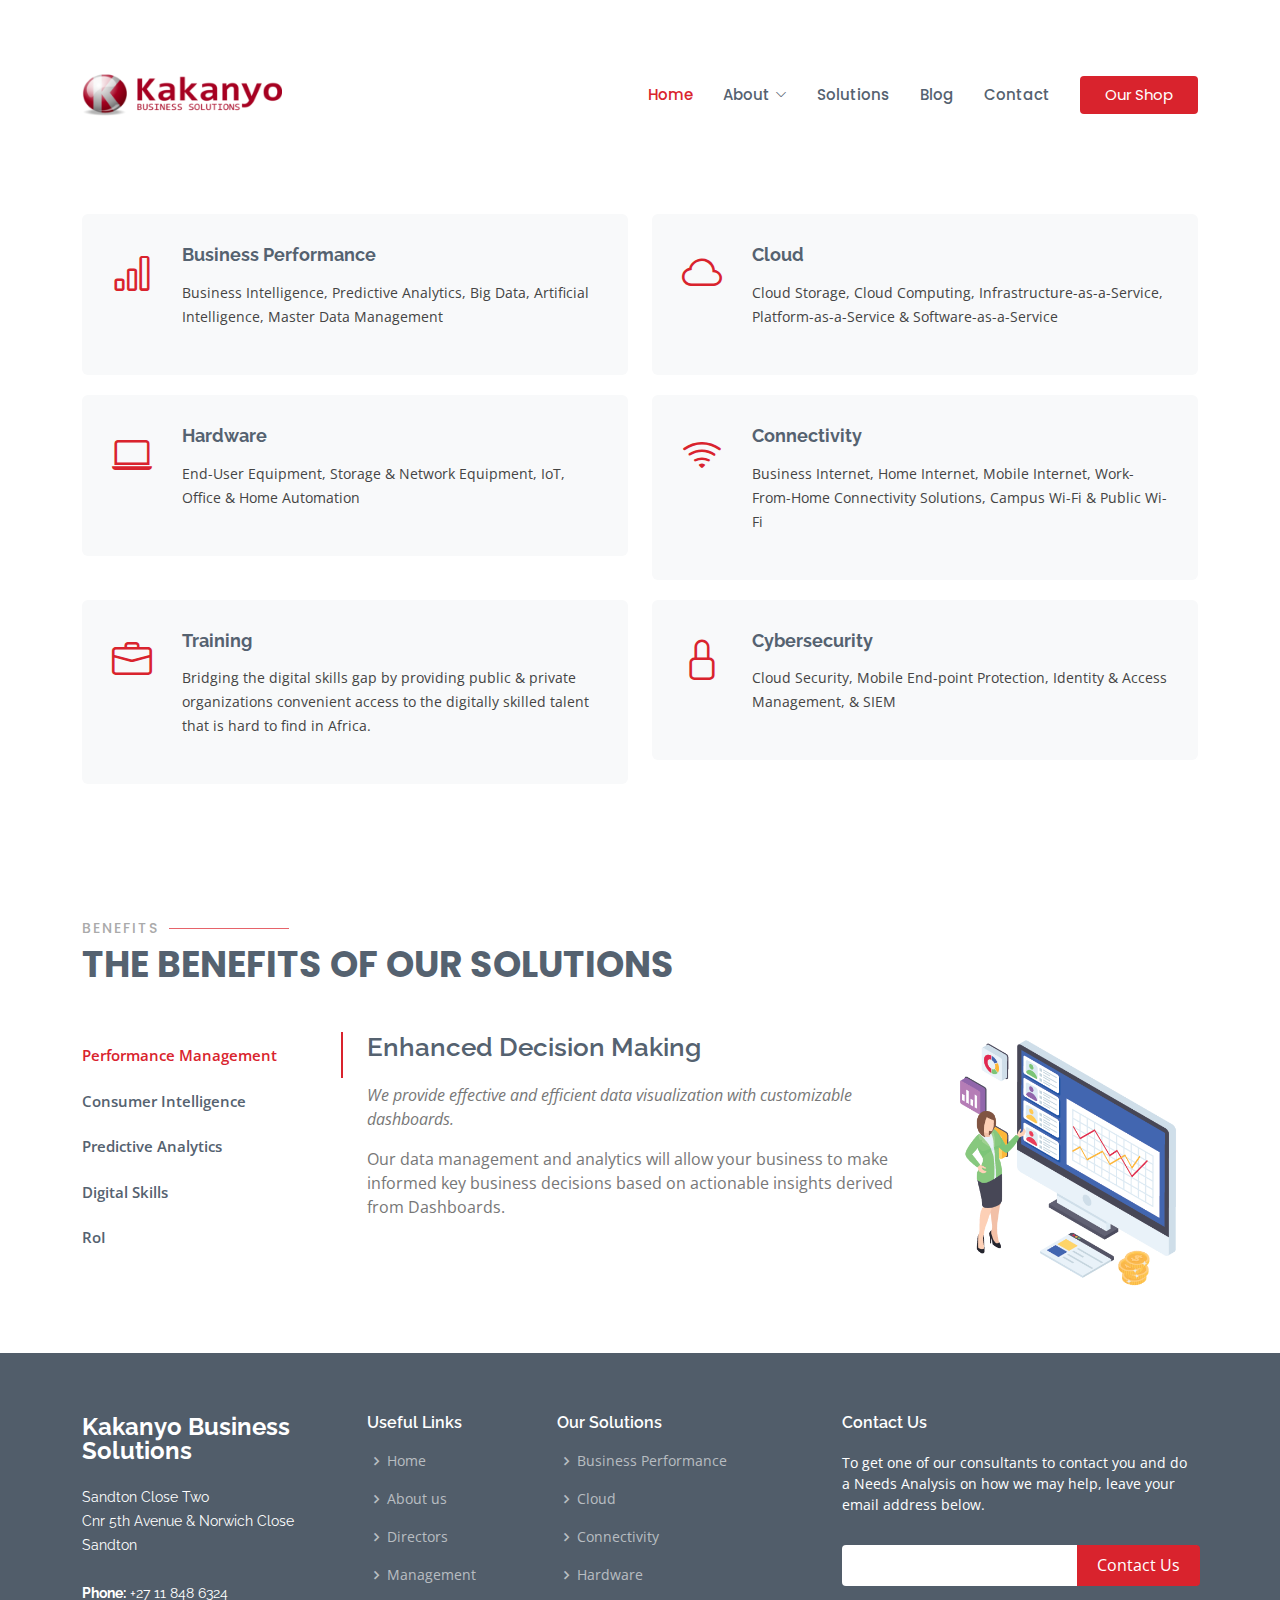
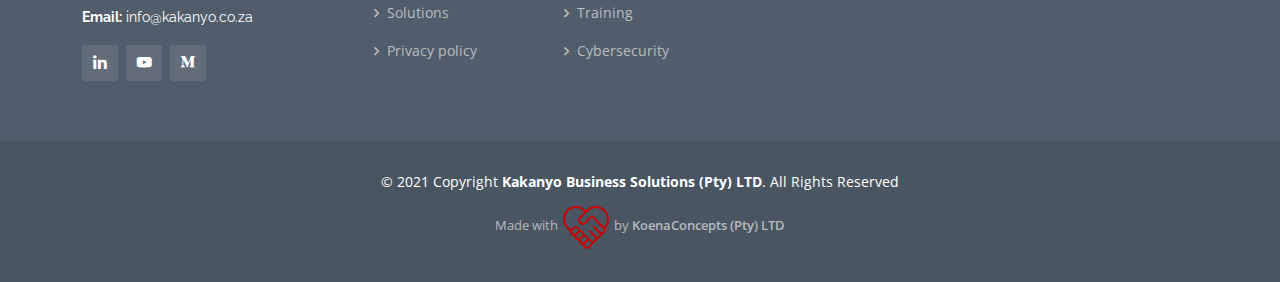
<file: services.html>
<!DOCTYPE html>
<html lang="en">

<head>
  <meta charset="utf-8">
  <meta content="width=device-width, initial-scale=1.0" name="viewport">

  <title>Kakanyo - Solutions</title>
  <meta content="" name="description">
  <meta content="" name="keywords">

  <!-- Favicons -->
  <link href="assets/img/favicon.png" rel="icon">
  <link href="assets/img/apple-touch-icon.png" rel="apple-touch-icon">

  <!-- Google Fonts -->
  <link href="https://fonts.googleapis.com/css?family=Open+Sans:300,300i,400,400i,600,600i,700,700i|Raleway:300,300i,400,400i,500,500i,600,600i,700,700i|Poppins:300,300i,400,400i,500,500i,600,600i,700,700i" rel="stylesheet">

  <!-- Vendor CSS Files -->
  <link href="assets/vendor/animate.css/animate.min.css" rel="stylesheet">
  <link href="assets/vendor/bootstrap/css/bootstrap.min.css" rel="stylesheet">
  <link href="assets/vendor/bootstrap-icons/bootstrap-icons.css" rel="stylesheet">
  <link href="assets/vendor/boxicons/css/boxicons.min.css" rel="stylesheet">
  <link href="assets/vendor/glightbox/css/glightbox.min.css" rel="stylesheet">
  <link href="assets/vendor/remixicon/remixicon.css" rel="stylesheet">
  <link href="assets/vendor/swiper/swiper-bundle.min.css" rel="stylesheet">

  <!-- Template Main CSS File -->
  <link href="assets/css/style.css" rel="stylesheet">

  <!-- =======================================================
  * Template Name: Sailor - v4.3.0
  * Template URL: https://bootstrapmade.com/sailor-free-bootstrap-theme/
  * Author: BootstrapMade.com
  * License: https://bootstrapmade.com/license/
  ======================================================== -->
</head>

<body>

  <!-- ======= Header ======= -->
  <header id="header" class="fixed-top d-flex align-items-center">
    <div class="container d-flex align-items-center">
      <!-- <h1 class="logo me-auto"><a href="index.html">Kakanyo</a></h1> -->
      <!-- Uncomment below if you prefer to use an image logo -->
      <a href="index.html" class="logo me-auto"><img src="assets/img/KBSLogo.png" alt class="responsive" class="img-fluid"></a>
      <nav id="navbar" class="navbar">
        <ul>
          <li><a href="index.html" class="active">Home</a></li>

          <li class="dropdown"><a href="#"><span>About</span> <i class="bi bi-chevron-down"></i></a>
            <ul>
              <li><a href="about.html">About</a></li>
              <li><a href="team.html">Directors</a></li>
              <li><a href="testimonials.html">Management</a></li>

              <!-- <li class="dropdown"><a href="#"><span>Deep Drop Down</span> <i class="bi bi-chevron-right"></i></a>
                <ul>
                  <li><a href="#">Deep Drop Down 1</a></li>
                  <li><a href="#">Deep Drop Down 2</a></li>
                  <li><a href="#">Deep Drop Down 3</a></li>
                  <li><a href="#">Deep Drop Down 4</a></li>
                  <li><a href="#">Deep Drop Down 5</a></li>
                </ul>
              </li> -->
            </ul>
          </li>
          <li><a href="services.html">Solutions</a></li>
          <!-- <li><a href="portfolio.html">Portfolio</a></li> 
          <li><a href="pricing.html">Pricing</a></li> -->
          <li><a href="blog.html">Blog</a></li>

          <li><a href="contact.html">Contact</a></li>
          <li><a href="index.html" class="getstarted">Our Shop</a></li>
        </ul>
        <i class="bi bi-list mobile-nav-toggle"></i>
      </nav><!-- .navbar -->

    </div>
  </header><!-- End Header -->

  <main id="main">

    <!-- ======= Breadcrumbs ======= -->
    <section id="breadcrumbs" class="breadcrumbs">
      <div class="container">

        <div class="d-flex justify-content-between align-items-center">
          <h2>Solutions</h2>
          <ol>
            <li><a href="index.html">Home</a></li>
            <li>Solutions</li>
          </ol>
        </div>

      </div>
    </section><!-- End Breadcrumbs -->

    <!-- ======= Services Section ======= -->
    <section id="services" class="services">
      <div class="container">

        <div class="row">
          <div class="col-md-6">
            <div class="icon-box">
              <i class="bi bi-bar-chart"></i>
              <h4><a href="#">Business Performance</a></h4>
              <p>Business Intelligence, Predictive Analytics, Big Data, Artificial Intelligence, Master Data Management</p>
            </div>
          </div>
          <div class="col-md-6 mt-4 mt-md-0">
            <div class="icon-box">
              <i class="bi bi-cloud"></i>
              <h4><a href="#">Cloud</a></h4>
              <p>Cloud Storage, Cloud Computing, Infrastructure-as-a-Service, Platform-as-a-Service & Software-as-a-Service</p>
            </div>
          </div>
          <div class="col-md-6 mt-4 mt-md-0">
            <div class="icon-box">
              <i class="bi bi-laptop"></i>
              <h4><a href="#">Hardware</a></h4>
              <p>End-User Equipment, Storage & Network Equipment, IoT, Office & Home Automation</p>
            </div>
          </div>
          <div class="col-md-6 mt-4 mt-md-0">
            <div class="icon-box">
              <i class="bi bi-wifi"></i>
              <h4><a href="#">Connectivity</a></h4>
              <p>Business Internet, Home Internet, Mobile Internet, Work-From-Home Connectivity Solutions, Campus Wi-Fi & Public Wi-Fi</p>
            </div>
          </div>
          <div class="col-md-6 mt-4 mt-md-0">
            <div class="icon-box">
              <i class="bi bi-briefcase"></i>
              <h4><a href="#">Training</a></h4>
              <p>Bridging the digital skills gap by providing public & private organizations convenient access to the digitally skilled talent that is hard to find in Africa.</p>
            </div>
          </div>
          <div class="col-md-6 mt-4 mt-md-0">
            <div class="icon-box">
              <i class="bi bi-lock"></i>
              <h4><a href="#">Cybersecurity</a></h4>
              <p>Cloud Security, Mobile End-point Protection, Identity & Access Management, & SIEM</p>
            </div>
          </div>
        </div>

      </div>
    </section>
    <!-- End Services Section -->

    <!-- ======= Features Section ======= -->
    <section id="features" class="features">
      <div class="container">

        <div class="section-title">
          <h2>Benefits</h2>
          <p>The benefits of our Solutions</p>
        </div>

        <div class="row">
          <div class="col-lg-3">
            <ul class="nav nav-tabs flex-column">
              <li class="nav-item">
                <a class="nav-link active show" data-bs-toggle="tab" href="#tab-1">Performance Management</a>
              </li>
              <li class="nav-item">
                <a class="nav-link" data-bs-toggle="tab" href="#tab-2">Consumer Intelligence</a>
              </li>
              <li class="nav-item">
                <a class="nav-link" data-bs-toggle="tab" href="#tab-3">Predictive Analytics</a>
              </li>
              <li class="nav-item">
                <a class="nav-link" data-bs-toggle="tab" href="#tab-4">Digital Skills</a>
              </li>
              <li class="nav-item">
                <a class="nav-link" data-bs-toggle="tab" href="#tab-5">RoI</a>
              </li>
            </ul>
          </div>
          <div class="col-lg-9 mt-4 mt-lg-0">
            <div class="tab-content">
              <div class="tab-pane active show" id="tab-1">
                <div class="row">
                  <div class="col-lg-8 details order-2 order-lg-1">
                    <h3>Enhanced Decision Making</h3>
                    <p class="fst-italic">We provide effective and efficient data visualization with customizable dashboards.</p>
                    <p> Our data management and analytics will allow your business to make informed key business decisions based on actionable insights derived from Dashboards.</p>
                  </div>
                  <div class="col-lg-4 text-center order-1 order-lg-2">
                    <img src="assets/img/features-1.png" alt="" class="img-fluid">
                  </div>
                </div>
              </div>
              <div class="tab-pane" id="tab-2">
                <div class="row">
                  <div class="col-lg-8 details order-2 order-lg-1">
                    <h3>Consumer / Citizen Intelligence</h3>
                    <p class="fst-italic">Technology solutions that helps you understand your customers/citizens trends</p>
                    <p>We provide consumer/citizen intelligence that allows your to understand customers/citizens trends in a way that allows you to personalize their experience and interactions with your organization.</p>
                  </div>
                  <div class="col-lg-4 text-center order-1 order-lg-2">
                    <img src="assets/img/features-2.png" alt="" class="img-fluid">
                  </div>
                </div>
              </div>
              <div class="tab-pane" id="tab-3">
                <div class="row">
                  <div class="col-lg-8 details order-2 order-lg-1">
                    <h3>Predictive Planning & Forecasting</h3>
                    <p class="fst-italic">Plan and forecast ahead with Predictive Analytics</p>
                    <p>Predictive Analytics technology will allow to combine internal & external data that will allow your organization to allow effective planning and forecasting.</p>
                  </div>
                  <div class="col-lg-4 text-center order-1 order-lg-2">
                    <img src="assets/img/features-3.png" alt="" class="img-fluid">
                  </div>
                </div>
              </div>
              <div class="tab-pane" id="tab-4">
                <div class="row">
                  <div class="col-lg-8 details order-2 order-lg-1">
                    <h3>Digital Skills Development</h3>
                    <p class="fst-italic">Bridging the Digital Skills Gap</p>
                    <p>Bridging the digital skills gap by providing public & private organizations convenient access to the digitally skilled talent that is hard to find or upskill their existing employees with in-demand digital skills.                    </p>
                  </div>
                  <div class="col-lg-4 text-center order-1 order-lg-2">
                    <img src="assets/img/features-4.png" alt="" class="img-fluid">
                  </div>
                </div>
              </div>
              <div class="tab-pane" id="tab-5">
                <div class="row">
                  <div class="col-lg-8 details order-2 order-lg-1">
                    <h3>Increased Return-on-Investment</h3>
                    <p class="fst-italic">Enhanced Business Performance leads to enhanced RoI.</p>
                    <p>We live to our mission of providing world-class business & information solutions that enhance business performance and ROI.</p>
                  </div>
                  <div class="col-lg-4 text-center order-1 order-lg-2">
                    <img src="assets/img/features-5.png" alt="" class="img-fluid">
                  </div>
                </div>
              </div>
            </div>
          </div>
        </div>

      </div>
    </section><!-- End Features Section -->

  </main><!-- End #main -->

  <!-- ======= Footer ======= -->
  <footer id="footer">
    <div class="footer-top">
      <div class="container">
        <div class="row">

          <div class="col-lg-3 col-md-6">
            <div class="footer-info">
              <h3>Kakanyo Business Solutions</h3>
              <p>
                Sandton Close Two
                <br> Cnr 5th Avenue & Norwich Close <br>
                Sandton<br><br>
                <strong>Phone:</strong> +27 11 848 6324<br>
                <strong>Email:</strong> info@kakanyo.co.za<br>
              </p>
              <div class="social-links mt-3">
                <a href="#" class="linkedin"><i class="bx bxl-linkedin"></i></a>
                <a href="#" class="youtube"><i class="bx bxl-youtube"></i></a>
                <a href="#" class="medium"><i class="bx bxl-medium"></i></a>
                <!-- <a href="#" class="instagram"><i class="bx bxl-instagram"></i></a>
                <a href="#" class="google-plus"><i class="bx bxl-skype"></i></a> -->
              </div>
            </div>
          </div>

          <div class="col-lg-2 col-md-6 footer-links">
            <h4>Useful Links</h4>
            <ul>
              <li><i class="bx bx-chevron-right"></i> <a href="#">Home</a></li>
              <li><i class="bx bx-chevron-right"></i> <a href="#">About us</a></li>
              <li><i class="bx bx-chevron-right"></i> <a href="#">Directors</a></li>
              <li><i class="bx bx-chevron-right"></i> <a href="#">Management</a></li>
              <li><i class="bx bx-chevron-right"></i> <a href="#">Solutions</a></li>
              <li><i class="bx bx-chevron-right"></i> <a href="#">Privacy policy</a></li>
            </ul>
          </div>

          <div class="col-lg-3 col-md-6 footer-links">
            <h4>Our Solutions</h4>
            <ul>
              <li><i class="bx bx-chevron-right"></i> <a href="#">Business Performance</a></li>
              <li><i class="bx bx-chevron-right"></i> <a href="#">Cloud</a></li>
              <li><i class="bx bx-chevron-right"></i> <a href="#">Connectivity</a></li>
              <li><i class="bx bx-chevron-right"></i> <a href="#">Hardware</a></li>
              <li><i class="bx bx-chevron-right"></i> <a href="#">Training</a></li>
              <li><i class="bx bx-chevron-right"></i> <a href="#">Cybersecurity</a></li>
            </ul>
          </div>

          <div class="col-lg-4 col-md-6 footer-newsletter">
            <h4>Contact Us</h4>
            <p>To get one of our consultants to contact you and do a Needs Analysis on how we may help, leave your email address below.</p>
            <form action="" method="post">
              <input type="email" name="email"><input type="submit" value="Contact Us">
            </form>

          </div>

        </div>
      </div>
    </div>

    <div class="container">
      <div class="copyright">
        &copy; 2021 Copyright <strong><span>Kakanyo Business Solutions (Pty) LTD</span></strong>. All Rights Reserved
      </div>
      <div class="credits">
        <!-- All the links in the footer should remain intact. -->
        <!-- You can delete the links only if you purchased the pro version. -->
        <!-- Licensing information: https://bootstrapmade.com/license/ -->
        <!-- Purchase the pro version with working PHP/AJAX contact form: https://bootstrapmade.com/sailor-free-bootstrap-theme/ -->
        Made with <svg xmlns="http://www.w3.org/2000/svg" x="0px" y="0px" width="50" height="50" viewBox="0 0 172 172" style=" fill:#cc0000;"><g fill="none" fill-rule="nonzero" stroke="none" stroke-width="1" stroke-linecap="butt" stroke-linejoin="miter" stroke-miterlimit="10" stroke-dasharray="" stroke-dashoffset="0" font-family="none" font-weight="none" font-size="none" text-anchor="none" style="mix-blend-mode: normal"><path d="M0,172v-172h172v172z" fill="none"></path><g fill="#cc0000"><path d="M51.6,13.67938c-11.43531,0 -22.87062,4.38062 -31.64531,13.15531c-17.54937,17.54938 -17.54937,45.74125 0,63.29063l10.54844,10.54844c-0.14781,0.72563 -0.22844,1.45125 -0.22844,2.19031c0,2.74125 1.02125,5.14656 3.09063,7.21594l4.81062,4.82406c1.66625,1.98875 4.3,2.99656 6.97406,3.06375c0.17469,2.365 1.15563,4.70312 3.01,6.5575l4.82406,4.81062c1.88125,1.89469 4.085,2.87563 6.5575,3.03688c0.06719,2.63375 1.075,4.95844 3.06375,6.94719l4.81062,4.82406c1.66625,1.98875 4.3,2.99656 6.96063,3.06375c0.14781,2.4725 1.12875,4.66281 3.02344,6.5575l4.82406,4.81062c2.05594,2.06938 4.46125,3.10406 7.21594,3.10406c2.40531,0 5.16,-1.03469 7.21594,-3.10406l10.32,-10.32c1.77375,-1.6125 2.72781,-3.73562 2.99656,-5.96625c2.21719,-0.26875 4.21938,-1.23625 5.95281,-2.96969l6.19469,-6.19469c1.85438,-1.85438 2.83531,-4.1925 3.01,-6.5575c2.67406,-0.06719 5.30781,-1.075 6.97406,-3.06375l4.81062,-4.82406c1.935,-1.77375 2.91594,-4.15219 3.05031,-6.59781c2.52625,-0.14781 5.01219,-1.15562 6.92031,-3.38625l4.81062,-4.81062c3.84313,-3.52063 4.07156,-9.39281 0.76594,-13.53156c7.99531,-8.21031 12.65812,-19.36344 12.65812,-31.18844c0,-12.04 -4.47469,-23.73063 -13.07469,-31.99469c-17.54938,-17.53594 -46.09063,-17.53594 -63.64,-0.33594l-2.58,2.58l-2.58,-2.58c-8.77469,-8.77469 -20.21,-13.15531 -31.64531,-13.15531zM51.6,20.64c9.63469,0 19.26938,3.77594 26.83469,11.00531l2.40531,2.40531l-17.53594,17.54937c-6.19469,6.19469 -6.19469,16.16531 0,22.36c3.09062,3.09063 7.21594,4.82406 11.34125,4.82406c4.12531,0 7.91469,-1.38406 11.01875,-4.48813l20.61312,-20.61312l40.25875,40.91719c1.38406,1.37063 1.38406,3.44 0,4.82406l-4.81062,4.81062c-1.37063,1.37063 -3.44,1.37063 -4.81063,0l-20.98937,-20.64c-1.37063,-1.37062 -3.44,-1.37062 -4.81063,0c-1.37062,1.37063 -1.37062,3.44 0,4.81063l20.98938,20.64c1.37062,1.37062 1.37062,3.44 0,4.81062l-4.82406,4.82406c-1.37062,1.37063 -3.44,1.37063 -4.82406,0l-20.64,-20.64c-0.72562,-0.73906 -1.65281,-1.04812 -2.58,-1.00781c-0.91375,-0.04031 -1.84094,0.26875 -2.58,1.00781c-1.37062,1.37063 -1.37062,3.44 0,4.82406l20.64,20.64c0.69875,0.68531 1.04813,1.37062 1.04813,2.39187c0,1.03469 -0.34938,1.73344 -1.04813,2.41875l-6.18125,6.18125c-0.79281,0.79281 -1.80062,1.075 -2.76812,0.9675c-0.38969,-0.57781 -0.84656,-1.12875 -1.37063,-1.63937l-4.81062,-4.82406c-1.8275,-1.8275 -4.36719,-2.74125 -6.93375,-2.80844c-0.13438,-2.44563 -1.11531,-4.90469 -3.03688,-6.82625l-4.81062,-4.81063c-1.77375,-1.92156 -4.13875,-2.91594 -6.57094,-3.03687c-0.06719,-2.63375 -1.075,-4.945 -3.07719,-6.93375l-4.81062,-4.82406c-1.8275,-1.8275 -4.36719,-2.74125 -6.93375,-2.80844c-0.13438,-2.44563 -1.11531,-4.90469 -3.03688,-6.82625l-4.81062,-4.81063c-3.78938,-4.12531 -10.33344,-4.12531 -14.45875,0l-9.46,9.46l-9.46,-9.46c-14.79469,-14.79469 -14.79469,-38.87469 0,-53.66937c7.56531,-7.22938 17.2,-11.00531 26.83469,-11.00531zM120.06406,20.98938c9.62125,0 19.25594,3.77594 26.82125,11.00531l0.34937,0.33594c7.22938,7.22937 11.00531,16.51469 11.00531,26.83469c0,9.74219 -3.62812,19.135 -10.52156,26.29719l-38.67312,-38.68656c-0.06719,-0.05375 -0.14781,-0.08062 -0.20156,-0.13437c-0.06719,-0.06719 -0.08062,-0.14781 -0.14781,-0.20156c-1.37062,-1.37062 -3.44,-1.37062 -4.81062,0l-23.04531,23.04531c-3.44,3.44 -9.28531,3.44 -12.72531,0c-1.72,-1.72 -2.75469,-4.12531 -2.75469,-6.53063c0,-2.40531 1.03469,-4.81062 2.75469,-6.53062l19.78,-19.78l0.16125,0.16125l5.16,-4.81063c7.22938,-7.22937 17.21344,-11.00531 26.84813,-11.00531zM51.26406,88.75469c0.68531,0 1.70656,0.33594 2.39187,1.02125l4.82406,4.82406c1.37063,1.37063 1.37063,3.44 0,4.82406l-10.32,10.32c-1.37062,1.37062 -3.44,1.37062 -4.82406,0l-4.81062,-4.82406c-0.68531,-0.68531 -1.02125,-1.37062 -1.02125,-2.40531c0,-1.03469 0.33594,-1.72 1.02125,-2.41875l10.32,-10.32c0.68531,-0.68531 1.38406,-1.02125 2.41875,-1.02125zM65.69594,103.53594c1.03469,0 1.73344,0.34938 2.41875,1.04813l4.81063,4.81062c0.68531,0.68531 1.03469,1.37063 1.03469,2.40531c0,1.03469 -0.34937,1.72 -1.03469,2.40531l-10.32,10.32c-1.37063,1.37062 -3.44,1.37062 -4.81063,0l-4.81062,-4.81063c-1.38406,-1.37062 -1.38406,-3.44 0,-4.81062l10.32,-10.32c0.68531,-0.69875 1.37062,-1.04813 2.39187,-1.04813zM80.28906,117.99469c0.90031,0 1.76031,0.33594 2.27094,1.02125l4.82406,4.82406c1.37062,1.37063 1.37062,3.44 0,4.82406l-10.32,10.32c-1.38406,1.37062 -3.45344,1.37062 -4.82406,0l-4.82406,-4.82406c-0.68531,-0.68531 -1.02125,-1.37062 -1.02125,-2.40531c0,-1.03469 0.33594,-1.72 1.02125,-2.41875l10.32,-10.32c0.69875,-0.68531 1.63938,-1.02125 2.55313,-1.02125zM94.93594,132.77594c1.03469,0 1.73344,0.34938 2.41875,1.04813l4.81063,4.81062c0.68531,0.68531 1.03469,1.37063 1.03469,2.40531c0,1.03469 -0.34937,1.72 -1.03469,2.40531l-10.32,10.32c-1.37063,1.37062 -3.44,1.37062 -4.81063,0l-4.81062,-4.81063c-0.69875,-0.68531 -1.04813,-1.38406 -1.04813,-2.41875c0,-1.02125 0.34938,-1.70656 1.04813,-2.39187l10.32,-10.32c0.68531,-0.69875 1.37062,-1.04813 2.39187,-1.04813z"></path></g></g></svg> by <a href="https://koenaconcepts.co.za/">KoenaConcepts (Pty) LTD</a>
      </div>
    </div>
  </footer><!-- End Footer -->

  <a href="#" class="back-to-top d-flex align-items-center justify-content-center"><i class="bi bi-arrow-up-short"></i></a>

  <!-- Vendor JS Files -->
  <script src="assets/vendor/bootstrap/js/bootstrap.bundle.min.js"></script>
  <script src="assets/vendor/glightbox/js/glightbox.min.js"></script>
  <script src="assets/vendor/isotope-layout/isotope.pkgd.min.js"></script>
  <script src="assets/vendor/php-email-form/validate.js"></script>
  <script src="assets/vendor/swiper/swiper-bundle.min.js"></script>
  <script src="assets/vendor/waypoints/noframework.waypoints.js"></script>

  <!-- Template Main JS File -->
  <script src="assets/js/main.js"></script>

</body>

</html>
</file>
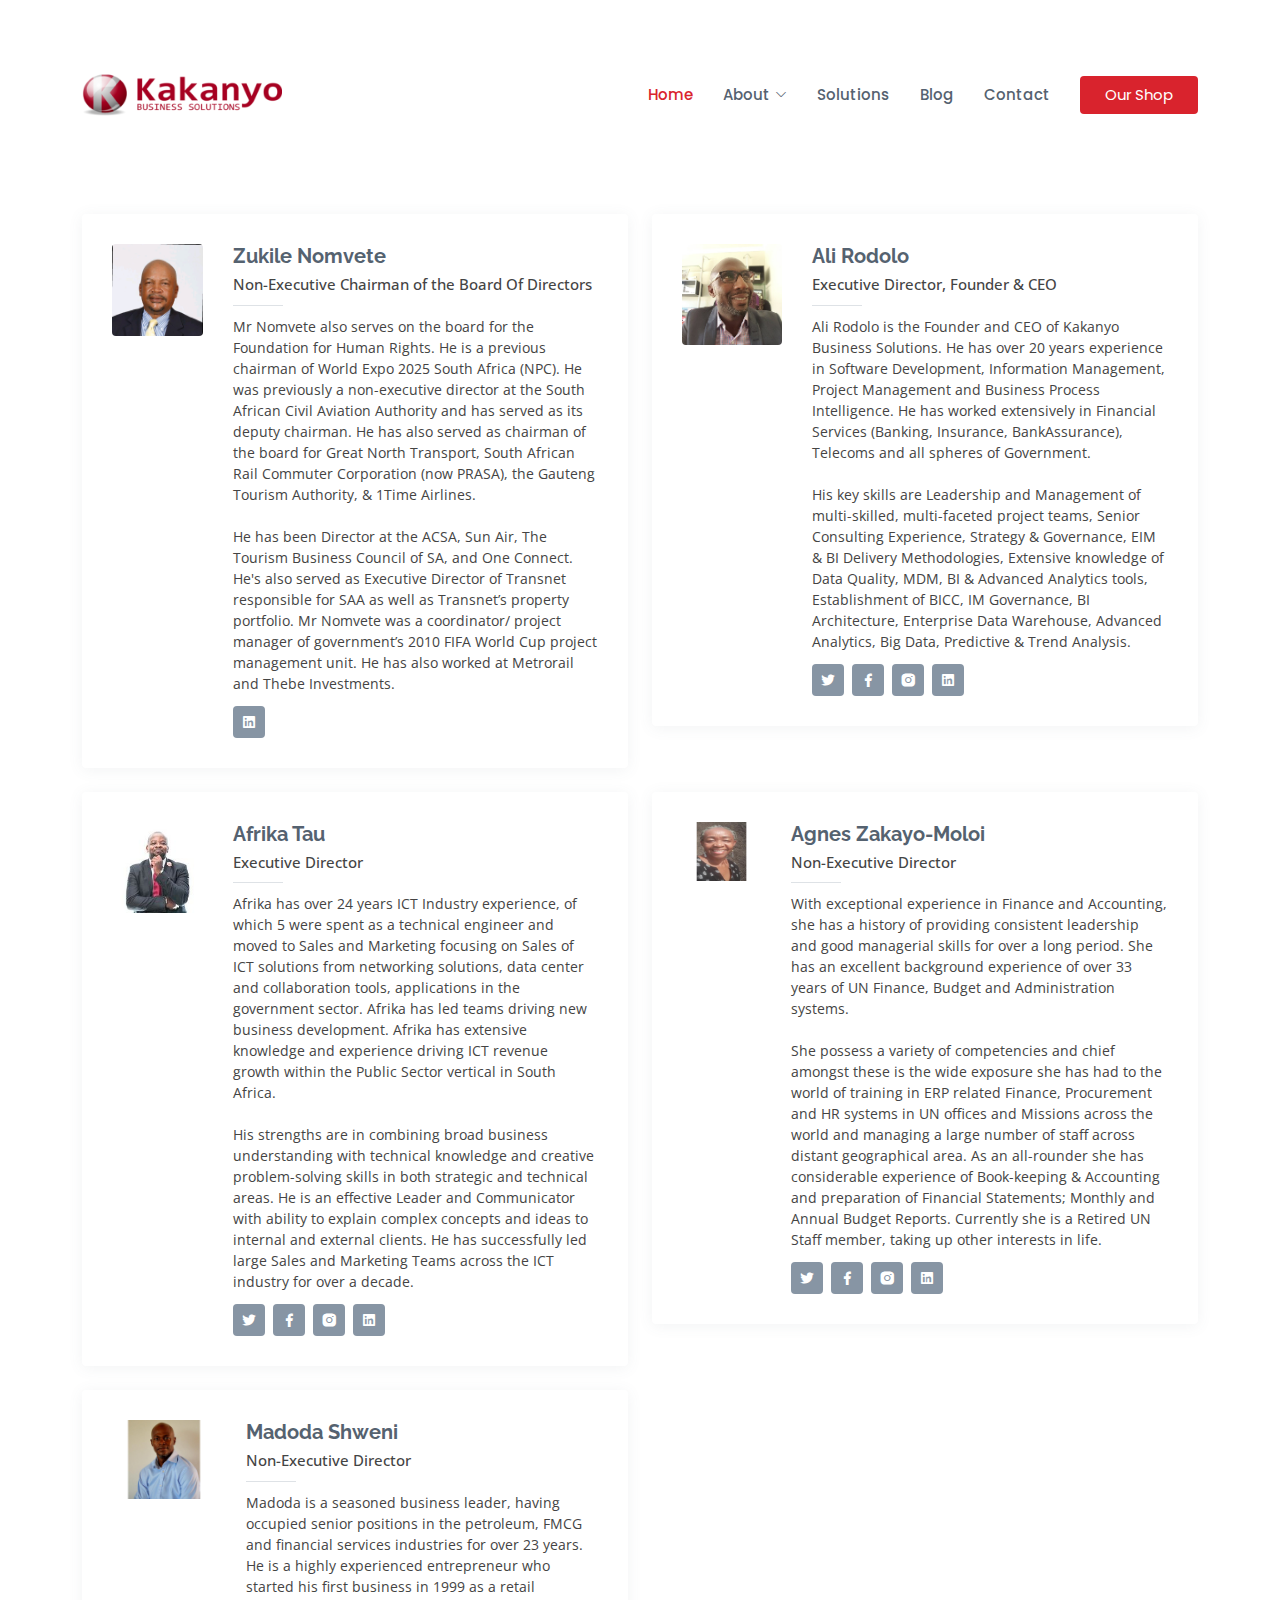
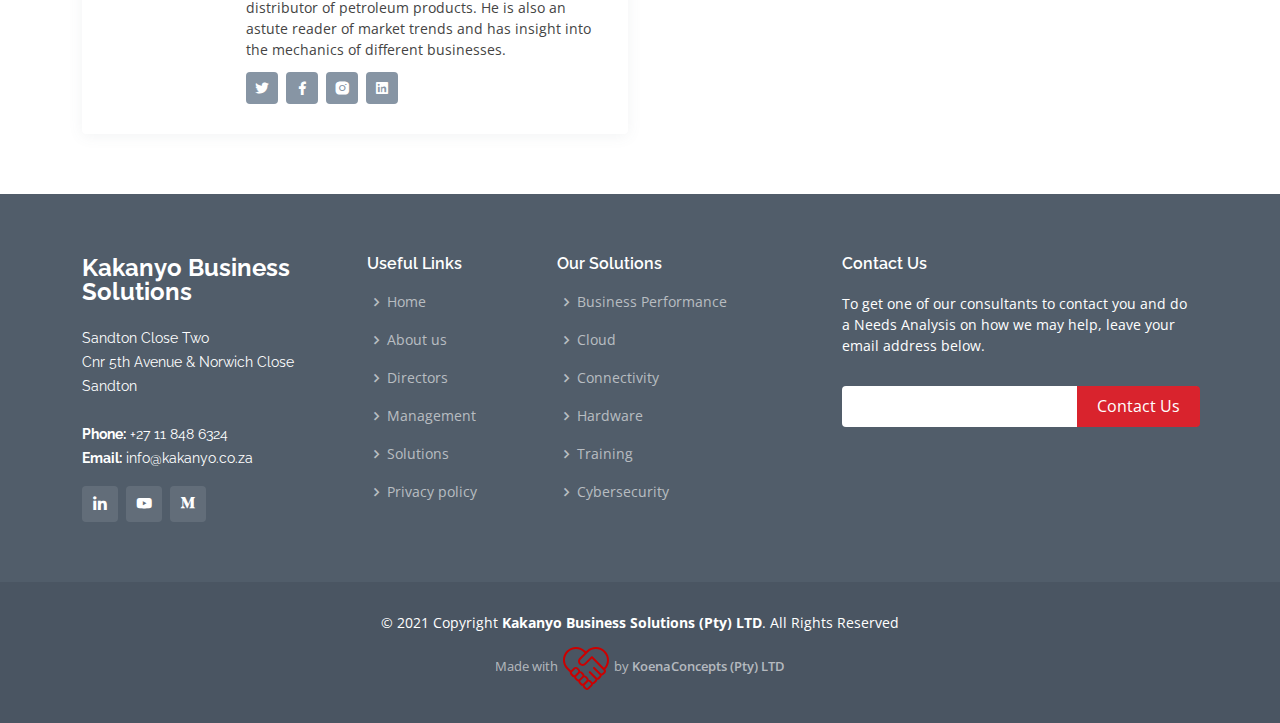
<file: team.html>
<!DOCTYPE html>
<html lang="en">

<head>
  <meta charset="utf-8">
  <meta content="width=device-width, initial-scale=1.0" name="viewport">

  <title>Kakanyo - Directors</title>
  <meta content="" name="description">
  <meta content="" name="keywords">

  <!-- Favicons -->
  <link href="assets/img/favicon.png" rel="icon">
  <link href="assets/img/apple-touch-icon.png" rel="apple-touch-icon">

  <!-- Google Fonts -->
  <link href="https://fonts.googleapis.com/css?family=Open+Sans:300,300i,400,400i,600,600i,700,700i|Raleway:300,300i,400,400i,500,500i,600,600i,700,700i|Poppins:300,300i,400,400i,500,500i,600,600i,700,700i" rel="stylesheet">

  <!-- Vendor CSS Files -->
  <link href="assets/vendor/animate.css/animate.min.css" rel="stylesheet">
  <link href="assets/vendor/bootstrap/css/bootstrap.min.css" rel="stylesheet">
  <link href="assets/vendor/bootstrap-icons/bootstrap-icons.css" rel="stylesheet">
  <link href="assets/vendor/boxicons/css/boxicons.min.css" rel="stylesheet">
  <link href="assets/vendor/glightbox/css/glightbox.min.css" rel="stylesheet">
  <link href="assets/vendor/remixicon/remixicon.css" rel="stylesheet">
  <link href="assets/vendor/swiper/swiper-bundle.min.css" rel="stylesheet">

  <!-- Template Main CSS File -->
  <link href="assets/css/style.css" rel="stylesheet">

  <!-- =======================================================
  * Template Name: Sailor - v4.3.0
  * Template URL: https://bootstrapmade.com/sailor-free-bootstrap-theme/
  * Author: BootstrapMade.com
  * License: https://bootstrapmade.com/license/
  ======================================================== -->
</head>

<body>

  <!-- ======= Header ======= -->
  <header id="header" class="fixed-top d-flex align-items-center">
    <div class="container d-flex align-items-center">
      <!-- <h1 class="logo me-auto"><a href="index.html">Kakanyo</a></h1> -->
      <!-- Uncomment below if you prefer to use an image logo -->
      <a href="index.html" class="logo me-auto"><img src="assets/img/KBSLogo.png" alt class="responsive" class="img-fluid"></a>
      <nav id="navbar" class="navbar">
        <ul>
          <li><a href="index.html" class="active">Home</a></li>

          <li class="dropdown"><a href="#"><span>About</span> <i class="bi bi-chevron-down"></i></a>
            <ul>
              <li><a href="about.html">About</a></li>
              <li><a href="team.html">Directors</a></li>
              <li><a href="testimonials.html">Management</a></li>

              <!-- <li class="dropdown"><a href="#"><span>Deep Drop Down</span> <i class="bi bi-chevron-right"></i></a>
                <ul>
                  <li><a href="#">Deep Drop Down 1</a></li>
                  <li><a href="#">Deep Drop Down 2</a></li>
                  <li><a href="#">Deep Drop Down 3</a></li>
                  <li><a href="#">Deep Drop Down 4</a></li>
                  <li><a href="#">Deep Drop Down 5</a></li>
                </ul>
              </li> -->
            </ul>
          </li>
          <li><a href="services.html">Solutions</a></li>
          <!-- <li><a href="portfolio.html">Portfolio</a></li> 
          <li><a href="pricing.html">Pricing</a></li> -->
          <li><a href="blog.html">Blog</a></li>

          <li><a href="contact.html">Contact</a></li>
          <li><a href="index.html" class="getstarted">Our Shop</a></li>
        </ul>
        <i class="bi bi-list mobile-nav-toggle"></i>
      </nav><!-- .navbar -->

    </div>
  </header><!-- End Header -->

  <main id="main">

    <!-- ======= Breadcrumbs ======= -->
    <section id="breadcrumbs" class="breadcrumbs">
      <div class="container">

        <div class="d-flex justify-content-between align-items-center">
          <h2>Board of Directors</h2>
          <ol>
            <li><a href="index.html">Home</a></li>
            <li>Board of Directors</li>
          </ol>
        </div>

      </div>
    </section><!-- End Breadcrumbs -->

    <!-- ======= Team Section ======= -->
    <section id="team" class="team ">
      <div class="container">

        <div class="row">

          <div class="col-lg-6">
            <div class="member d-flex align-items-start">
              <div class="pic"><img src="assets/img/team/team-1.jpg" class="img-fluid" alt=""></div>
              <div class="member-info">
                <h4>Zukile Nomvete</h4>
                <span>Non-Executive Chairman of the Board Of Directors</span>
                <p>Mr Nomvete also serves on the board for the Foundation for Human Rights. He is a previous chairman of World Expo 2025 South
                  Africa (NPC). He was previously a non-executive director at the South African Civil Aviation
                  Authority and has served as its deputy chairman. He has also served as chairman of the board for
                  Great North Transport, South African Rail Commuter Corporation (now PRASA), the Gauteng
                  Tourism Authority, & 1Time Airlines. <br>
                  <br> He has been Director at the ACSA, Sun Air, The Tourism
                  Business Council of SA, and One Connect. He's also served as Executive Director of Transnet
                  responsible for SAA as well as Transnet’s property portfolio. Mr Nomvete was a coordinator/ project manager of government’s 2010 FIFA World
                  Cup project management unit. He has also worked at Metrorail and Thebe Investments.</p>
                <div class="social">
                  <a href="https://www.linkedin.com/in/zukile-nomvete-2a989a14/"> <i class="ri-linkedin-box-fill"></i> </a>
                </div>
              </div>
            </div>
          </div>

          <div class="col-lg-6 mt-4 mt-lg-0">
            <div class="member d-flex align-items-start">
              <div class="pic"><img src="assets/img/team/team-2.jpg" class="img-fluid" alt=""></div>
              <div class="member-info">
                <h4>Ali Rodolo</h4>
                <span>Executive Director, Founder & CEO</span>
                <p>Ali Rodolo is the Founder and CEO of Kakanyo Business Solutions. He has over 20 years experience in Software Development, Information Management, Project Management and Business Process Intelligence. He has worked extensively in Financial Services (Banking, Insurance, BankAssurance), Telecoms and all spheres of Government. <br>
                  <br> His key skills are Leadership and Management of multi-skilled, multi-faceted project teams, Senior Consulting Experience, Strategy & Governance, EIM & BI Delivery Methodologies, Extensive knowledge of Data Quality, MDM, BI & Advanced Analytics tools, Establishment of BICC, IM Governance, BI Architecture, Enterprise Data Warehouse, Advanced Analytics, Big Data, Predictive & Trend Analysis. 
                  </p>
                <div class="social">
                  <a href="https://twitter.com/2pacrods?lang=en"><i class="ri-twitter-fill"></i></a>
                  <a href="https://web.facebook.com/luthando.rodolo.9"><i class="ri-facebook-fill"></i></a>
                  <a href=""><i class="ri-instagram-fill"></i></a>
                  <a href="https://za.linkedin.com/in/alirodolo"> <i class="ri-linkedin-box-fill"></i> </a>
                </div>
              </div>
            </div>
          </div>

          <div class="col-lg-6 mt-4">
            <div class="member d-flex align-items-start">
              <div class="pic"><img src="assets/img/team/team-3.jpg" class="img-fluid" alt=""></div>
              <div class="member-info">
                <h4>Afrika Tau</h4>
                <span>Executive Director</span>
                <p>Afrika has over 24 years ICT Industry experience, of which 5 were spent as a technical engineer and moved to Sales and Marketing focusing on Sales of ICT solutions from networking solutions, data center and collaboration tools, applications in the government sector. Afrika has led teams driving new business development. Afrika has extensive knowledge and experience driving ICT revenue growth within the Public Sector vertical in South Africa. <br>
                <br> His strengths are in combining broad business understanding with technical knowledge and creative problem-solving skills in both strategic and technical areas. He is an effective Leader and Communicator with ability to explain complex concepts and ideas to internal and external clients. He has successfully led large Sales and Marketing Teams across the ICT industry for over a decade. </p>
                <div class="social">
                  <a href="https://twitter.com/afrikatau?lang=en"><i class="ri-twitter-fill"></i></a>
                  <a href="https://web.facebook.com/afrikat"><i class="ri-facebook-fill"></i></a>
                  <a href="https://www.instagram.com/afrikatau/?hl=en"><i class="ri-instagram-fill"></i></a>
                  <a href="https://www.linkedin.com/in/afrikatau/?originalSubdomain=za"> <i class="ri-linkedin-box-fill"></i> </a>
                </div>
              </div>
            </div>
          </div>

          <div class="col-lg-6 mt-4">
            <div class="member d-flex align-items-start">
              <div class="pic"><img src="assets/img/team/team-4.jpg" class="img-fluid" alt=""></div>
              <div class="member-info">
                <h4>Agnes Zakayo-Moloi</h4>
                <span>Non-Executive Director</span>
                <p>With exceptional experience in Finance and Accounting, she has a history of providing consistent leadership and good managerial skills for over a long period.  She has an excellent background experience of over 33 years of UN Finance, Budget and Administration systems. <br>
                  <br>  She possess a variety of competencies and chief amongst these is the wide exposure she has had to the world of training in ERP related Finance, Procurement and HR systems in UN offices and Missions across the world and managing a large number of staff across distant geographical area.  As an all-rounder she has considerable experience of Book-keeping & Accounting and preparation of Financial Statements; Monthly and Annual Budget Reports. Currently she is a Retired UN Staff member, taking up other interests in life.</p>
                <div class="social">
                  <a href=""><i class="ri-twitter-fill"></i></a>
                  <a href=""><i class="ri-facebook-fill"></i></a>
                  <a href=""><i class="ri-instagram-fill"></i></a>
                  <a href=""> <i class="ri-linkedin-box-fill"></i> </a>
                </div>
              </div>
            </div>
          </div>

          <div class="col-lg-6 mt-4">
            <div class="member d-flex align-items-start">
              <div class="pic"><img src="assets/img/team/team-5.jpg" class="img-fluid" alt=""></div>
              <div class="member-info">
                <h4>Madoda Shweni</h4>
                <span>Non-Executive Director</span>
                <p>Madoda is a seasoned business leader, having occupied senior positions in the petroleum, FMCG and financial services industries for over 23 years. He is a highly experienced entrepreneur who started his first business in 1999 as a retail distributor of petroleum products. He is also an astute reader of market trends and has insight into the mechanics of different businesses.</p>
                <div class="social">
                  <a href=""><i class="ri-twitter-fill"></i></a>
                  <a href=""><i class="ri-facebook-fill"></i></a>
                  <a href=""><i class="ri-instagram-fill"></i></a>
                  <a href=""> <i class="ri-linkedin-box-fill"></i> </a>
                </div>
              </div>
            </div>
          </div>

        </div>

      </div>
    </section><!-- End Team Section -->

  </main><!-- End #main -->

  <!-- ======= Footer ======= -->
  <footer id="footer">
    <div class="footer-top">
      <div class="container">
        <div class="row">

          <div class="col-lg-3 col-md-6">
            <div class="footer-info">
              <h3>Kakanyo Business Solutions</h3>
              <p>
                Sandton Close Two
                <br> Cnr 5th Avenue & Norwich Close <br>
                Sandton<br><br>
                <strong>Phone:</strong> +27 11 848 6324<br>
                <strong>Email:</strong> info@kakanyo.co.za<br>
              </p>
              <div class="social-links mt-3">
                <a href="#" class="linkedin"><i class="bx bxl-linkedin"></i></a>
                <a href="#" class="youtube"><i class="bx bxl-youtube"></i></a>
                <a href="#" class="medium"><i class="bx bxl-medium"></i></a>
                <!-- <a href="#" class="instagram"><i class="bx bxl-instagram"></i></a>
                <a href="#" class="google-plus"><i class="bx bxl-skype"></i></a> -->
              </div>
            </div>
          </div>

          <div class="col-lg-2 col-md-6 footer-links">
            <h4>Useful Links</h4>
            <ul>
              <li><i class="bx bx-chevron-right"></i> <a href="#">Home</a></li>
              <li><i class="bx bx-chevron-right"></i> <a href="#">About us</a></li>
              <li><i class="bx bx-chevron-right"></i> <a href="#">Directors</a></li>
              <li><i class="bx bx-chevron-right"></i> <a href="#">Management</a></li>
              <li><i class="bx bx-chevron-right"></i> <a href="#">Solutions</a></li>
              <li><i class="bx bx-chevron-right"></i> <a href="#">Privacy policy</a></li>
            </ul>
          </div>

          <div class="col-lg-3 col-md-6 footer-links">
            <h4>Our Solutions</h4>
            <ul>
              <li><i class="bx bx-chevron-right"></i> <a href="#">Business Performance</a></li>
              <li><i class="bx bx-chevron-right"></i> <a href="#">Cloud</a></li>
              <li><i class="bx bx-chevron-right"></i> <a href="#">Connectivity</a></li>
              <li><i class="bx bx-chevron-right"></i> <a href="#">Hardware</a></li>
              <li><i class="bx bx-chevron-right"></i> <a href="#">Training</a></li>
              <li><i class="bx bx-chevron-right"></i> <a href="#">Cybersecurity</a></li>
            </ul>
          </div>

          <div class="col-lg-4 col-md-6 footer-newsletter">
            <h4>Contact Us</h4>
            <p>To get one of our consultants to contact you and do a Needs Analysis on how we may help, leave your email address below.</p>
            <form action="" method="post">
              <input type="email" name="email"><input type="submit" value="Contact Us">
            </form>

          </div>

        </div>
      </div>
    </div>

    <div class="container">
      <div class="copyright">
        &copy; 2021 Copyright <strong><span>Kakanyo Business Solutions (Pty) LTD</span></strong>. All Rights Reserved
      </div>
      <div class="credits">
        <!-- All the links in the footer should remain intact. -->
        <!-- You can delete the links only if you purchased the pro version. -->
        <!-- Licensing information: https://bootstrapmade.com/license/ -->
        <!-- Purchase the pro version with working PHP/AJAX contact form: https://bootstrapmade.com/sailor-free-bootstrap-theme/ -->
        Made with <svg xmlns="http://www.w3.org/2000/svg" x="0px" y="0px" width="50" height="50" viewBox="0 0 172 172" style=" fill:#cc0000;"><g fill="none" fill-rule="nonzero" stroke="none" stroke-width="1" stroke-linecap="butt" stroke-linejoin="miter" stroke-miterlimit="10" stroke-dasharray="" stroke-dashoffset="0" font-family="none" font-weight="none" font-size="none" text-anchor="none" style="mix-blend-mode: normal"><path d="M0,172v-172h172v172z" fill="none"></path><g fill="#cc0000"><path d="M51.6,13.67938c-11.43531,0 -22.87062,4.38062 -31.64531,13.15531c-17.54937,17.54938 -17.54937,45.74125 0,63.29063l10.54844,10.54844c-0.14781,0.72563 -0.22844,1.45125 -0.22844,2.19031c0,2.74125 1.02125,5.14656 3.09063,7.21594l4.81062,4.82406c1.66625,1.98875 4.3,2.99656 6.97406,3.06375c0.17469,2.365 1.15563,4.70312 3.01,6.5575l4.82406,4.81062c1.88125,1.89469 4.085,2.87563 6.5575,3.03688c0.06719,2.63375 1.075,4.95844 3.06375,6.94719l4.81062,4.82406c1.66625,1.98875 4.3,2.99656 6.96063,3.06375c0.14781,2.4725 1.12875,4.66281 3.02344,6.5575l4.82406,4.81062c2.05594,2.06938 4.46125,3.10406 7.21594,3.10406c2.40531,0 5.16,-1.03469 7.21594,-3.10406l10.32,-10.32c1.77375,-1.6125 2.72781,-3.73562 2.99656,-5.96625c2.21719,-0.26875 4.21938,-1.23625 5.95281,-2.96969l6.19469,-6.19469c1.85438,-1.85438 2.83531,-4.1925 3.01,-6.5575c2.67406,-0.06719 5.30781,-1.075 6.97406,-3.06375l4.81062,-4.82406c1.935,-1.77375 2.91594,-4.15219 3.05031,-6.59781c2.52625,-0.14781 5.01219,-1.15562 6.92031,-3.38625l4.81062,-4.81062c3.84313,-3.52063 4.07156,-9.39281 0.76594,-13.53156c7.99531,-8.21031 12.65812,-19.36344 12.65812,-31.18844c0,-12.04 -4.47469,-23.73063 -13.07469,-31.99469c-17.54938,-17.53594 -46.09063,-17.53594 -63.64,-0.33594l-2.58,2.58l-2.58,-2.58c-8.77469,-8.77469 -20.21,-13.15531 -31.64531,-13.15531zM51.6,20.64c9.63469,0 19.26938,3.77594 26.83469,11.00531l2.40531,2.40531l-17.53594,17.54937c-6.19469,6.19469 -6.19469,16.16531 0,22.36c3.09062,3.09063 7.21594,4.82406 11.34125,4.82406c4.12531,0 7.91469,-1.38406 11.01875,-4.48813l20.61312,-20.61312l40.25875,40.91719c1.38406,1.37063 1.38406,3.44 0,4.82406l-4.81062,4.81062c-1.37063,1.37063 -3.44,1.37063 -4.81063,0l-20.98937,-20.64c-1.37063,-1.37062 -3.44,-1.37062 -4.81063,0c-1.37062,1.37063 -1.37062,3.44 0,4.81063l20.98938,20.64c1.37062,1.37062 1.37062,3.44 0,4.81062l-4.82406,4.82406c-1.37062,1.37063 -3.44,1.37063 -4.82406,0l-20.64,-20.64c-0.72562,-0.73906 -1.65281,-1.04812 -2.58,-1.00781c-0.91375,-0.04031 -1.84094,0.26875 -2.58,1.00781c-1.37062,1.37063 -1.37062,3.44 0,4.82406l20.64,20.64c0.69875,0.68531 1.04813,1.37062 1.04813,2.39187c0,1.03469 -0.34938,1.73344 -1.04813,2.41875l-6.18125,6.18125c-0.79281,0.79281 -1.80062,1.075 -2.76812,0.9675c-0.38969,-0.57781 -0.84656,-1.12875 -1.37063,-1.63937l-4.81062,-4.82406c-1.8275,-1.8275 -4.36719,-2.74125 -6.93375,-2.80844c-0.13438,-2.44563 -1.11531,-4.90469 -3.03688,-6.82625l-4.81062,-4.81063c-1.77375,-1.92156 -4.13875,-2.91594 -6.57094,-3.03687c-0.06719,-2.63375 -1.075,-4.945 -3.07719,-6.93375l-4.81062,-4.82406c-1.8275,-1.8275 -4.36719,-2.74125 -6.93375,-2.80844c-0.13438,-2.44563 -1.11531,-4.90469 -3.03688,-6.82625l-4.81062,-4.81063c-3.78938,-4.12531 -10.33344,-4.12531 -14.45875,0l-9.46,9.46l-9.46,-9.46c-14.79469,-14.79469 -14.79469,-38.87469 0,-53.66937c7.56531,-7.22938 17.2,-11.00531 26.83469,-11.00531zM120.06406,20.98938c9.62125,0 19.25594,3.77594 26.82125,11.00531l0.34937,0.33594c7.22938,7.22937 11.00531,16.51469 11.00531,26.83469c0,9.74219 -3.62812,19.135 -10.52156,26.29719l-38.67312,-38.68656c-0.06719,-0.05375 -0.14781,-0.08062 -0.20156,-0.13437c-0.06719,-0.06719 -0.08062,-0.14781 -0.14781,-0.20156c-1.37062,-1.37062 -3.44,-1.37062 -4.81062,0l-23.04531,23.04531c-3.44,3.44 -9.28531,3.44 -12.72531,0c-1.72,-1.72 -2.75469,-4.12531 -2.75469,-6.53063c0,-2.40531 1.03469,-4.81062 2.75469,-6.53062l19.78,-19.78l0.16125,0.16125l5.16,-4.81063c7.22938,-7.22937 17.21344,-11.00531 26.84813,-11.00531zM51.26406,88.75469c0.68531,0 1.70656,0.33594 2.39187,1.02125l4.82406,4.82406c1.37063,1.37063 1.37063,3.44 0,4.82406l-10.32,10.32c-1.37062,1.37062 -3.44,1.37062 -4.82406,0l-4.81062,-4.82406c-0.68531,-0.68531 -1.02125,-1.37062 -1.02125,-2.40531c0,-1.03469 0.33594,-1.72 1.02125,-2.41875l10.32,-10.32c0.68531,-0.68531 1.38406,-1.02125 2.41875,-1.02125zM65.69594,103.53594c1.03469,0 1.73344,0.34938 2.41875,1.04813l4.81063,4.81062c0.68531,0.68531 1.03469,1.37063 1.03469,2.40531c0,1.03469 -0.34937,1.72 -1.03469,2.40531l-10.32,10.32c-1.37063,1.37062 -3.44,1.37062 -4.81063,0l-4.81062,-4.81063c-1.38406,-1.37062 -1.38406,-3.44 0,-4.81062l10.32,-10.32c0.68531,-0.69875 1.37062,-1.04813 2.39187,-1.04813zM80.28906,117.99469c0.90031,0 1.76031,0.33594 2.27094,1.02125l4.82406,4.82406c1.37062,1.37063 1.37062,3.44 0,4.82406l-10.32,10.32c-1.38406,1.37062 -3.45344,1.37062 -4.82406,0l-4.82406,-4.82406c-0.68531,-0.68531 -1.02125,-1.37062 -1.02125,-2.40531c0,-1.03469 0.33594,-1.72 1.02125,-2.41875l10.32,-10.32c0.69875,-0.68531 1.63938,-1.02125 2.55313,-1.02125zM94.93594,132.77594c1.03469,0 1.73344,0.34938 2.41875,1.04813l4.81063,4.81062c0.68531,0.68531 1.03469,1.37063 1.03469,2.40531c0,1.03469 -0.34937,1.72 -1.03469,2.40531l-10.32,10.32c-1.37063,1.37062 -3.44,1.37062 -4.81063,0l-4.81062,-4.81063c-0.69875,-0.68531 -1.04813,-1.38406 -1.04813,-2.41875c0,-1.02125 0.34938,-1.70656 1.04813,-2.39187l10.32,-10.32c0.68531,-0.69875 1.37062,-1.04813 2.39187,-1.04813z"></path></g></g></svg> by <a href="https://koenaconcepts.co.za/">KoenaConcepts (Pty) LTD</a>
      </div>
    </div>
  </footer><!-- End Footer -->

  <a href="#" class="back-to-top d-flex align-items-center justify-content-center"><i class="bi bi-arrow-up-short"></i></a>

  <!-- Vendor JS Files -->
  <script src="assets/vendor/bootstrap/js/bootstrap.bundle.min.js"></script>
  <script src="assets/vendor/glightbox/js/glightbox.min.js"></script>
  <script src="assets/vendor/isotope-layout/isotope.pkgd.min.js"></script>
  <script src="assets/vendor/php-email-form/validate.js"></script>
  <script src="assets/vendor/swiper/swiper-bundle.min.js"></script>
  <script src="assets/vendor/waypoints/noframework.waypoints.js"></script>

  <!-- Template Main JS File -->
  <script src="assets/js/main.js"></script>

</body>

</html>
</file>
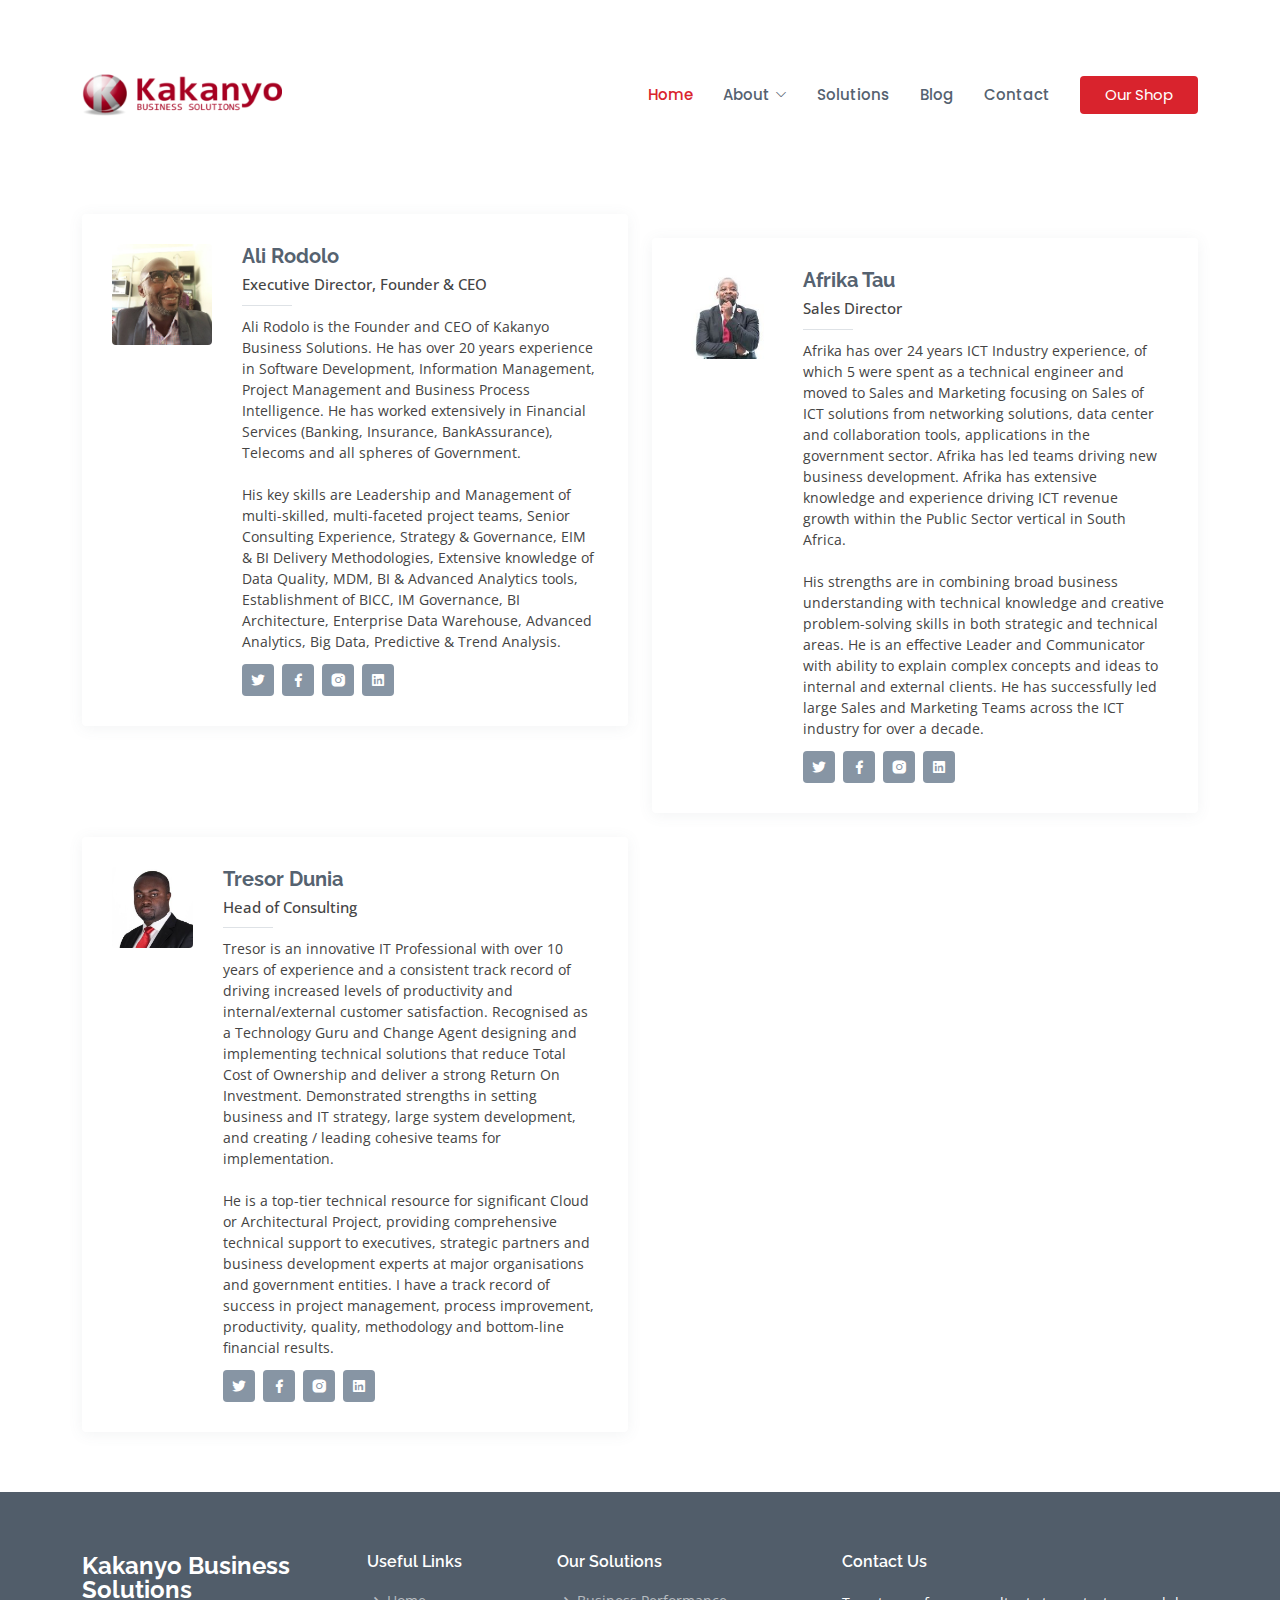
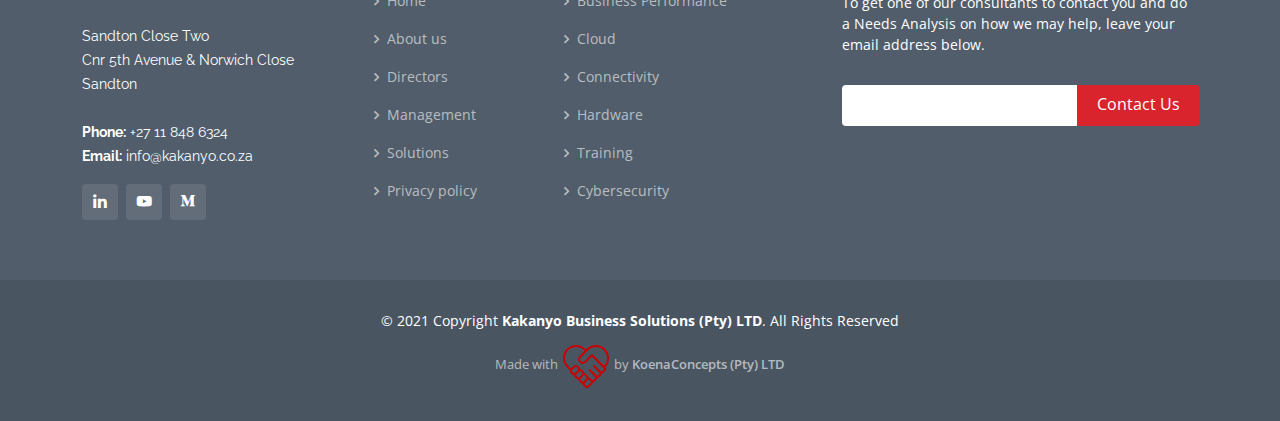
<file: testimonials.html>
<!DOCTYPE html>
<html lang="en">

<head>
  <meta charset="utf-8">
  <meta content="width=device-width, initial-scale=1.0" name="viewport">

  <title>Kakanyo - Management</title>
  <meta content="" name="description">
  <meta content="" name="keywords">

  <!-- Favicons -->
  <link href="assets/img/favicon.png" rel="icon">
  <link href="assets/img/apple-touch-icon.png" rel="apple-touch-icon">

  <!-- Google Fonts -->
  <link href="https://fonts.googleapis.com/css?family=Open+Sans:300,300i,400,400i,600,600i,700,700i|Raleway:300,300i,400,400i,500,500i,600,600i,700,700i|Poppins:300,300i,400,400i,500,500i,600,600i,700,700i" rel="stylesheet">

  <!-- Vendor CSS Files -->
  <link href="assets/vendor/animate.css/animate.min.css" rel="stylesheet">
  <link href="assets/vendor/bootstrap/css/bootstrap.min.css" rel="stylesheet">
  <link href="assets/vendor/bootstrap-icons/bootstrap-icons.css" rel="stylesheet">
  <link href="assets/vendor/boxicons/css/boxicons.min.css" rel="stylesheet">
  <link href="assets/vendor/glightbox/css/glightbox.min.css" rel="stylesheet">
  <link href="assets/vendor/remixicon/remixicon.css" rel="stylesheet">
  <link href="assets/vendor/swiper/swiper-bundle.min.css" rel="stylesheet">

  <!-- Template Main CSS File -->
  <link href="assets/css/style.css" rel="stylesheet">

  <!-- =======================================================
  * Template Name: Sailor - v4.3.0
  * Template URL: https://bootstrapmade.com/sailor-free-bootstrap-theme/
  * Author: BootstrapMade.com
  * License: https://bootstrapmade.com/license/
  ======================================================== -->
</head>

<body>

  <!-- ======= Header ======= -->
  <header id="header" class="fixed-top d-flex align-items-center">
    <div class="container d-flex align-items-center">
      <!-- <h1 class="logo me-auto"><a href="index.html">Kakanyo</a></h1> -->
      <!-- Uncomment below if you prefer to use an image logo -->
      <a href="index.html" class="logo me-auto"><img src="assets/img/KBSLogo.png" alt class="responsive" class="img-fluid"></a>
      <nav id="navbar" class="navbar">
        <ul>
          <li><a href="index.html" class="active">Home</a></li>

          <li class="dropdown"><a href="#"><span>About</span> <i class="bi bi-chevron-down"></i></a>
            <ul>
              <li><a href="about.html">About</a></li>
              <li><a href="team.html">Directors</a></li>
              <li><a href="testimonials.html">Management</a></li>

              <!-- <li class="dropdown"><a href="#"><span>Deep Drop Down</span> <i class="bi bi-chevron-right"></i></a>
                <ul>
                  <li><a href="#">Deep Drop Down 1</a></li>
                  <li><a href="#">Deep Drop Down 2</a></li>
                  <li><a href="#">Deep Drop Down 3</a></li>
                  <li><a href="#">Deep Drop Down 4</a></li>
                  <li><a href="#">Deep Drop Down 5</a></li>
                </ul>
              </li> -->
            </ul>
          </li>
          <li><a href="services.html">Solutions</a></li>
          <!-- <li><a href="portfolio.html">Portfolio</a></li> 
          <li><a href="pricing.html">Pricing</a></li> -->
          <li><a href="blog.html">Blog</a></li>

          <li><a href="contact.html">Contact</a></li>
          <li><a href="index.html" class="getstarted">Our Shop</a></li>
        </ul>
        <i class="bi bi-list mobile-nav-toggle"></i>
      </nav><!-- .navbar -->

    </div>
  </header><!-- End Header -->

  <main id="main">

    <!-- ======= Breadcrumbs ======= -->
    <section id="breadcrumbs" class="breadcrumbs">
      <div class="container">

        <div class="d-flex justify-content-between align-items-center">
          <h2>Management</h2>
          <ol>
            <li><a href="index.html">Home</a></li>
            <li>Management</li>
          </ol>
        </div>

      </div>
    </section><!-- End Breadcrumbs -->

    <!-- ======= Team Section ======= -->
    <section id="team" class="team ">
      <div class="container">

        <div class="row">

          <div class="col-lg-6 mt-4 mt-lg-0">
            <div class="member d-flex align-items-start">
              <div class="pic"><img src="assets/img/team/team-2.jpg" class="img-fluid" alt=""></div>
              <div class="member-info">
                <h4>Ali Rodolo</h4>
                <span>Executive Director, Founder & CEO</span>
                <p>Ali Rodolo is the Founder and CEO of Kakanyo Business Solutions. He has over 20 years experience in Software Development, Information Management, Project Management and Business Process Intelligence. He has worked extensively in Financial Services (Banking, Insurance, BankAssurance), Telecoms and all spheres of Government. <br>
                  <br> His key skills are Leadership and Management of multi-skilled, multi-faceted project teams, Senior Consulting Experience, Strategy & Governance, EIM & BI Delivery Methodologies, Extensive knowledge of Data Quality, MDM, BI & Advanced Analytics tools, Establishment of BICC, IM Governance, BI Architecture, Enterprise Data Warehouse, Advanced Analytics, Big Data, Predictive & Trend Analysis. 
                  </p>
                <div class="social">
                  <a href="https://twitter.com/2pacrods?lang=en"><i class="ri-twitter-fill"></i></a>
                  <a href="https://web.facebook.com/luthando.rodolo.9"><i class="ri-facebook-fill"></i></a>
                  <a href=""><i class="ri-instagram-fill"></i></a>
                  <a href="https://za.linkedin.com/in/alirodolo"> <i class="ri-linkedin-box-fill"></i> </a>
                </div>
              </div>
            </div>
          </div>

          <div class="col-lg-6 mt-4">
            <div class="member d-flex align-items-start">
              <div class="pic"><img src="assets/img/team/team-3.jpg" class="img-fluid" alt=""></div>
              <div class="member-info">
                <h4>Afrika Tau</h4>
                <span>Sales Director</span>
                <p>Afrika has over 24 years ICT Industry experience, of which 5 were spent as a technical engineer and moved to Sales and Marketing focusing on Sales of ICT solutions from networking solutions, data center and collaboration tools, applications in the government sector. Afrika has led teams driving new business development. Afrika has extensive knowledge and experience driving ICT revenue growth within the Public Sector vertical in South Africa. <br>
                <br> His strengths are in combining broad business understanding with technical knowledge and creative problem-solving skills in both strategic and technical areas. He is an effective Leader and Communicator with ability to explain complex concepts and ideas to internal and external clients. He has successfully led large Sales and Marketing Teams across the ICT industry for over a decade. </p>
                <div class="social">
                  <a href="https://twitter.com/afrikatau?lang=en"><i class="ri-twitter-fill"></i></a>
                  <a href="https://web.facebook.com/afrikat"><i class="ri-facebook-fill"></i></a>
                  <a href="https://www.instagram.com/afrikatau/?hl=en"><i class="ri-instagram-fill"></i></a>
                  <a href="https://www.linkedin.com/in/afrikatau/?originalSubdomain=za"> <i class="ri-linkedin-box-fill"></i> </a>
                </div>
              </div>
            </div>
          </div>

          <div class="col-lg-6 mt-4">
            <div class="member d-flex align-items-start">
              <div class="pic"><img src="assets/img/team/team-6.jpg" class="img-fluid" alt=""></div>
              <div class="member-info">
                <h4>Tresor Dunia</h4>
                <span>Head of Consulting</span>
                <p>Tresor is an innovative IT Professional with over 10 years of experience and a consistent track record of driving increased levels of productivity and internal/external customer satisfaction. Recognised as a Technology Guru and Change Agent designing and implementing technical solutions that reduce Total Cost of Ownership and deliver a strong Return On Investment. Demonstrated strengths in setting business and IT strategy, large system development, and creating / leading cohesive teams for implementation. <br>
                  <br>He is a top-tier technical resource for significant Cloud or Architectural Project, providing comprehensive technical support to executives, strategic partners and business development experts at major organisations and government entities. I have a track record of success in project management, process improvement, productivity, quality, methodology and bottom-line financial results. </p>
                <div class="social">
                  <a href=""><i class="ri-twitter-fill"></i></a>
                  <a href=""><i class="ri-facebook-fill"></i></a>
                  <a href=""><i class="ri-instagram-fill"></i></a>
                  <a href="https://za.linkedin.com/in/tdunia"> <i class="ri-linkedin-box-fill"></i> </a>
                </div>  
            </div>
          </div>
        </div>

      </div>
    </section><!-- End Team Section -->

  </main><!-- End #main -->

  <!-- ======= Footer ======= -->
  <footer id="footer">
    <div class="footer-top">
      <div class="container">
        <div class="row">

          <div class="col-lg-3 col-md-6">
            <div class="footer-info">
              <h3>Kakanyo Business Solutions</h3>
              <p>
                Sandton Close Two
                <br> Cnr 5th Avenue & Norwich Close <br>
                Sandton<br><br>
                <strong>Phone:</strong> +27 11 848 6324<br>
                <strong>Email:</strong> info@kakanyo.co.za<br>
              </p>
              <div class="social-links mt-3">
                <a href="#" class="linkedin"><i class="bx bxl-linkedin"></i></a>
                <a href="#" class="youtube"><i class="bx bxl-youtube"></i></a>
                <a href="#" class="medium"><i class="bx bxl-medium"></i></a>
                <!-- <a href="#" class="instagram"><i class="bx bxl-instagram"></i></a>
                <a href="#" class="google-plus"><i class="bx bxl-skype"></i></a> -->
              </div>
            </div>
          </div>

          <div class="col-lg-2 col-md-6 footer-links">
            <h4>Useful Links</h4>
            <ul>
              <li><i class="bx bx-chevron-right"></i> <a href="#">Home</a></li>
              <li><i class="bx bx-chevron-right"></i> <a href="#">About us</a></li>
              <li><i class="bx bx-chevron-right"></i> <a href="#">Directors</a></li>
              <li><i class="bx bx-chevron-right"></i> <a href="#">Management</a></li>
              <li><i class="bx bx-chevron-right"></i> <a href="#">Solutions</a></li>
              <li><i class="bx bx-chevron-right"></i> <a href="#">Privacy policy</a></li>
            </ul>
          </div>

          <div class="col-lg-3 col-md-6 footer-links">
            <h4>Our Solutions</h4>
            <ul>
              <li><i class="bx bx-chevron-right"></i> <a href="#">Business Performance</a></li>
              <li><i class="bx bx-chevron-right"></i> <a href="#">Cloud</a></li>
              <li><i class="bx bx-chevron-right"></i> <a href="#">Connectivity</a></li>
              <li><i class="bx bx-chevron-right"></i> <a href="#">Hardware</a></li>
              <li><i class="bx bx-chevron-right"></i> <a href="#">Training</a></li>
              <li><i class="bx bx-chevron-right"></i> <a href="#">Cybersecurity</a></li>
            </ul>
          </div>

          <div class="col-lg-4 col-md-6 footer-newsletter">
            <h4>Contact Us</h4>
            <p>To get one of our consultants to contact you and do a Needs Analysis on how we may help, leave your email address below.</p>
            <form action="" method="post">
              <input type="email" name="email"><input type="submit" value="Contact Us">
            </form>

          </div>

        </div>
      </div>
    </div>

    <div class="container">
      <div class="copyright">
        &copy; 2021 Copyright <strong><span>Kakanyo Business Solutions (Pty) LTD</span></strong>. All Rights Reserved
      </div>
      <div class="credits">
        <!-- All the links in the footer should remain intact. -->
        <!-- You can delete the links only if you purchased the pro version. -->
        <!-- Licensing information: https://bootstrapmade.com/license/ -->
        <!-- Purchase the pro version with working PHP/AJAX contact form: https://bootstrapmade.com/sailor-free-bootstrap-theme/ -->
        Made with <svg xmlns="http://www.w3.org/2000/svg" x="0px" y="0px" width="50" height="50" viewBox="0 0 172 172" style=" fill:#cc0000;"><g fill="none" fill-rule="nonzero" stroke="none" stroke-width="1" stroke-linecap="butt" stroke-linejoin="miter" stroke-miterlimit="10" stroke-dasharray="" stroke-dashoffset="0" font-family="none" font-weight="none" font-size="none" text-anchor="none" style="mix-blend-mode: normal"><path d="M0,172v-172h172v172z" fill="none"></path><g fill="#cc0000"><path d="M51.6,13.67938c-11.43531,0 -22.87062,4.38062 -31.64531,13.15531c-17.54937,17.54938 -17.54937,45.74125 0,63.29063l10.54844,10.54844c-0.14781,0.72563 -0.22844,1.45125 -0.22844,2.19031c0,2.74125 1.02125,5.14656 3.09063,7.21594l4.81062,4.82406c1.66625,1.98875 4.3,2.99656 6.97406,3.06375c0.17469,2.365 1.15563,4.70312 3.01,6.5575l4.82406,4.81062c1.88125,1.89469 4.085,2.87563 6.5575,3.03688c0.06719,2.63375 1.075,4.95844 3.06375,6.94719l4.81062,4.82406c1.66625,1.98875 4.3,2.99656 6.96063,3.06375c0.14781,2.4725 1.12875,4.66281 3.02344,6.5575l4.82406,4.81062c2.05594,2.06938 4.46125,3.10406 7.21594,3.10406c2.40531,0 5.16,-1.03469 7.21594,-3.10406l10.32,-10.32c1.77375,-1.6125 2.72781,-3.73562 2.99656,-5.96625c2.21719,-0.26875 4.21938,-1.23625 5.95281,-2.96969l6.19469,-6.19469c1.85438,-1.85438 2.83531,-4.1925 3.01,-6.5575c2.67406,-0.06719 5.30781,-1.075 6.97406,-3.06375l4.81062,-4.82406c1.935,-1.77375 2.91594,-4.15219 3.05031,-6.59781c2.52625,-0.14781 5.01219,-1.15562 6.92031,-3.38625l4.81062,-4.81062c3.84313,-3.52063 4.07156,-9.39281 0.76594,-13.53156c7.99531,-8.21031 12.65812,-19.36344 12.65812,-31.18844c0,-12.04 -4.47469,-23.73063 -13.07469,-31.99469c-17.54938,-17.53594 -46.09063,-17.53594 -63.64,-0.33594l-2.58,2.58l-2.58,-2.58c-8.77469,-8.77469 -20.21,-13.15531 -31.64531,-13.15531zM51.6,20.64c9.63469,0 19.26938,3.77594 26.83469,11.00531l2.40531,2.40531l-17.53594,17.54937c-6.19469,6.19469 -6.19469,16.16531 0,22.36c3.09062,3.09063 7.21594,4.82406 11.34125,4.82406c4.12531,0 7.91469,-1.38406 11.01875,-4.48813l20.61312,-20.61312l40.25875,40.91719c1.38406,1.37063 1.38406,3.44 0,4.82406l-4.81062,4.81062c-1.37063,1.37063 -3.44,1.37063 -4.81063,0l-20.98937,-20.64c-1.37063,-1.37062 -3.44,-1.37062 -4.81063,0c-1.37062,1.37063 -1.37062,3.44 0,4.81063l20.98938,20.64c1.37062,1.37062 1.37062,3.44 0,4.81062l-4.82406,4.82406c-1.37062,1.37063 -3.44,1.37063 -4.82406,0l-20.64,-20.64c-0.72562,-0.73906 -1.65281,-1.04812 -2.58,-1.00781c-0.91375,-0.04031 -1.84094,0.26875 -2.58,1.00781c-1.37062,1.37063 -1.37062,3.44 0,4.82406l20.64,20.64c0.69875,0.68531 1.04813,1.37062 1.04813,2.39187c0,1.03469 -0.34938,1.73344 -1.04813,2.41875l-6.18125,6.18125c-0.79281,0.79281 -1.80062,1.075 -2.76812,0.9675c-0.38969,-0.57781 -0.84656,-1.12875 -1.37063,-1.63937l-4.81062,-4.82406c-1.8275,-1.8275 -4.36719,-2.74125 -6.93375,-2.80844c-0.13438,-2.44563 -1.11531,-4.90469 -3.03688,-6.82625l-4.81062,-4.81063c-1.77375,-1.92156 -4.13875,-2.91594 -6.57094,-3.03687c-0.06719,-2.63375 -1.075,-4.945 -3.07719,-6.93375l-4.81062,-4.82406c-1.8275,-1.8275 -4.36719,-2.74125 -6.93375,-2.80844c-0.13438,-2.44563 -1.11531,-4.90469 -3.03688,-6.82625l-4.81062,-4.81063c-3.78938,-4.12531 -10.33344,-4.12531 -14.45875,0l-9.46,9.46l-9.46,-9.46c-14.79469,-14.79469 -14.79469,-38.87469 0,-53.66937c7.56531,-7.22938 17.2,-11.00531 26.83469,-11.00531zM120.06406,20.98938c9.62125,0 19.25594,3.77594 26.82125,11.00531l0.34937,0.33594c7.22938,7.22937 11.00531,16.51469 11.00531,26.83469c0,9.74219 -3.62812,19.135 -10.52156,26.29719l-38.67312,-38.68656c-0.06719,-0.05375 -0.14781,-0.08062 -0.20156,-0.13437c-0.06719,-0.06719 -0.08062,-0.14781 -0.14781,-0.20156c-1.37062,-1.37062 -3.44,-1.37062 -4.81062,0l-23.04531,23.04531c-3.44,3.44 -9.28531,3.44 -12.72531,0c-1.72,-1.72 -2.75469,-4.12531 -2.75469,-6.53063c0,-2.40531 1.03469,-4.81062 2.75469,-6.53062l19.78,-19.78l0.16125,0.16125l5.16,-4.81063c7.22938,-7.22937 17.21344,-11.00531 26.84813,-11.00531zM51.26406,88.75469c0.68531,0 1.70656,0.33594 2.39187,1.02125l4.82406,4.82406c1.37063,1.37063 1.37063,3.44 0,4.82406l-10.32,10.32c-1.37062,1.37062 -3.44,1.37062 -4.82406,0l-4.81062,-4.82406c-0.68531,-0.68531 -1.02125,-1.37062 -1.02125,-2.40531c0,-1.03469 0.33594,-1.72 1.02125,-2.41875l10.32,-10.32c0.68531,-0.68531 1.38406,-1.02125 2.41875,-1.02125zM65.69594,103.53594c1.03469,0 1.73344,0.34938 2.41875,1.04813l4.81063,4.81062c0.68531,0.68531 1.03469,1.37063 1.03469,2.40531c0,1.03469 -0.34937,1.72 -1.03469,2.40531l-10.32,10.32c-1.37063,1.37062 -3.44,1.37062 -4.81063,0l-4.81062,-4.81063c-1.38406,-1.37062 -1.38406,-3.44 0,-4.81062l10.32,-10.32c0.68531,-0.69875 1.37062,-1.04813 2.39187,-1.04813zM80.28906,117.99469c0.90031,0 1.76031,0.33594 2.27094,1.02125l4.82406,4.82406c1.37062,1.37063 1.37062,3.44 0,4.82406l-10.32,10.32c-1.38406,1.37062 -3.45344,1.37062 -4.82406,0l-4.82406,-4.82406c-0.68531,-0.68531 -1.02125,-1.37062 -1.02125,-2.40531c0,-1.03469 0.33594,-1.72 1.02125,-2.41875l10.32,-10.32c0.69875,-0.68531 1.63938,-1.02125 2.55313,-1.02125zM94.93594,132.77594c1.03469,0 1.73344,0.34938 2.41875,1.04813l4.81063,4.81062c0.68531,0.68531 1.03469,1.37063 1.03469,2.40531c0,1.03469 -0.34937,1.72 -1.03469,2.40531l-10.32,10.32c-1.37063,1.37062 -3.44,1.37062 -4.81063,0l-4.81062,-4.81063c-0.69875,-0.68531 -1.04813,-1.38406 -1.04813,-2.41875c0,-1.02125 0.34938,-1.70656 1.04813,-2.39187l10.32,-10.32c0.68531,-0.69875 1.37062,-1.04813 2.39187,-1.04813z"></path></g></g></svg> by <a href="https://koenaconcepts.co.za/">KoenaConcepts (Pty) LTD</a>
      </div>
    </div>
  </footer><!-- End Footer -->

  <a href="#" class="back-to-top d-flex align-items-center justify-content-center"><i class="bi bi-arrow-up-short"></i></a>

  <!-- Vendor JS Files -->
  <script src="assets/vendor/bootstrap/js/bootstrap.bundle.min.js"></script>
  <script src="assets/vendor/glightbox/js/glightbox.min.js"></script>
  <script src="assets/vendor/isotope-layout/isotope.pkgd.min.js"></script>
  <script src="assets/vendor/php-email-form/validate.js"></script>
  <script src="assets/vendor/swiper/swiper-bundle.min.js"></script>
  <script src="assets/vendor/waypoints/noframework.waypoints.js"></script>

  <!-- Template Main JS File -->
  <script src="assets/js/main.js"></script>

</body>

</html>
</file>
<file: assets/css/style.css>
/**
* Template Name: Sailor - v4.3.0
* Template URL: https://bootstrapmade.com/sailor-free-bootstrap-theme/
* Author: BootstrapMade.com
* License: https://bootstrapmade.com/license/
*/

/*--------------------------------------------------------------
# General
--------------------------------------------------------------*/
body {
  font-family: "Open Sans", sans-serif;
  color: #444444;
}

a {
  text-decoration: none;
  color: #d9232d;
}

a:hover {
  color: #e24d55;
  text-decoration: none;
}

h1, h2, h3, h4, h5, h6 {
  font-family: "Raleway", sans-serif;
}

/*--------------------------------------------------------------
# Back to top button
--------------------------------------------------------------*/
.back-to-top {
  position: fixed;
  visibility: hidden;
  opacity: 0;
  right: 15px;
  bottom: 15px;
  z-index: 996;
  background: #d9232d;
  width: 40px;
  height: 40px;
  border-radius: 4px;
  transition: all 0.4s;
}

.back-to-top i {
  font-size: 28px;
  color: #fff;
  line-height: 0;
}

.back-to-top:hover {
  background: #e1444d;
  color: #fff;
}

.back-to-top.active {
  visibility: visible;
  opacity: 1;
}

/*--------------------------------------------------------------
# Header
--------------------------------------------------------------*/
#header {
  background: white;
  transition: all 0.5s;
  z-index: 997;
  padding: 20px 0;
}

#header.header-scrolled {
  box-shadow: 0px 2px 15px rgba(0, 0, 0, 0.1);
  padding: 12px 0;
}

#header.header-inner-pages {
  box-shadow: 0px 2px 15px rgba(0, 0, 0, 0.1);
}

#header .logo {
  font-size: 28px;
  margin: 0;
  padding: 0;
  line-height: 1;
  font-weight: 700;
  text-transform: uppercase;
}

#header .logo a {
  color: #556270;
}

#header .logo img {
  max-height: 150px;
}

/*--------------------------------------------------------------
# Navigation Menu
--------------------------------------------------------------*/
/**
* Desktop Navigation 
*/
.navbar {
  padding: 0;
}

.navbar ul {
  margin: 0;
  padding: 0;
  display: flex;
  list-style: none;
  align-items: center;
}

.navbar li {
  position: relative;
}

.navbar a, .navbar a:focus {
  display: flex;
  align-items: center;
  justify-content: space-between;
  padding: 10px 0 10px 30px;
  font-family: "Poppins", sans-serif;
  font-size: 15px;
  font-weight: 500;
  color: #556270;
  white-space: nowrap;
  transition: 0.3s;
}

.navbar a i, .navbar a:focus i {
  font-size: 12px;
  line-height: 0;
  margin-left: 5px;
}

.navbar a:hover, .navbar .active, .navbar .active:focus, .navbar li:hover > a {
  color: #d9232d;
}

.navbar .getstarted {
  background: #d9232d;
  padding: 8px 25px;
  margin-left: 30px;
  border-radius: 4px;
  font-weight: 400;
  color: #fff;
}

.navbar .getstarted:hover {
  color: #fff;
  background: #e1444d;
}

.navbar .dropdown ul {
  display: block;
  position: absolute;
  left: 14px;
  top: calc(100% + 30px);
  margin: 0;
  padding: 10px 0;
  z-index: 99;
  opacity: 0;
  visibility: hidden;
  background: #fff;
  box-shadow: 0px 0px 30px rgba(127, 137, 161, 0.25);
  transition: 0.3s;
}

.navbar .dropdown ul li {
  min-width: 200px;
}

.navbar .dropdown ul a {
  padding: 10px 20px;
  font-size: 15px;
  text-transform: none;
  font-weight: 400;
}

.navbar .dropdown ul a i {
  font-size: 12px;
}

.navbar .dropdown ul a:hover, .navbar .dropdown ul .active:hover, .navbar .dropdown ul li:hover > a {
  color: #d9232d;
}

.navbar .dropdown:hover > ul {
  opacity: 1;
  top: 100%;
  visibility: visible;
}

.navbar .dropdown .dropdown ul {
  top: 0;
  left: calc(100% - 30px);
  visibility: hidden;
}

.navbar .dropdown .dropdown:hover > ul {
  opacity: 1;
  top: 0;
  left: 100%;
  visibility: visible;
}

@media (max-width: 1366px) {
  .navbar .dropdown .dropdown ul {
    left: -90%;
  }
  .navbar .dropdown .dropdown:hover > ul {
    left: -100%;
  }
}

/**
* Mobile Navigation 
*/
.mobile-nav-toggle {
  color: #556270;
  font-size: 28px;
  cursor: pointer;
  display: none;
  line-height: 0;
  transition: 0.5s;
}

.mobile-nav-toggle.bi-x {
  color: #fff;
}

@media (max-width: 991px) {
  .mobile-nav-toggle {
    display: block;
  }
  .navbar ul {
    display: none;
  }
}

.navbar-mobile {
  position: fixed;
  overflow: hidden;
  top: 0;
  right: 0;
  left: 0;
  bottom: 0;
  background: rgba(63, 73, 83, 0.9);
  transition: 0.3s;
  z-index: 999;
}

.navbar-mobile .mobile-nav-toggle {
  position: absolute;
  top: 15px;
  right: 15px;
}

.navbar-mobile ul {
  display: block;
  position: absolute;
  top: 55px;
  right: 15px;
  bottom: 15px;
  left: 15px;
  padding: 10px 0;
  background-color: #fff;
  overflow-y: auto;
  transition: 0.3s;
}

.navbar-mobile a {
  padding: 10px 20px;
  font-size: 15px;
  color: #556270;
}

.navbar-mobile a:hover, .navbar-mobile .active, .navbar-mobile li:hover > a {
  color: #d9232d;
}

.navbar-mobile .getstarted {
  margin: 15px;
}

.navbar-mobile .dropdown ul {
  position: static;
  display: none;
  margin: 10px 20px;
  padding: 10px 0;
  z-index: 99;
  opacity: 1;
  visibility: visible;
  background: #fff;
  box-shadow: 0px 0px 30px rgba(127, 137, 161, 0.25);
}

.navbar-mobile .dropdown ul li {
  min-width: 200px;
}

.navbar-mobile .dropdown ul a {
  padding: 10px 20px;
}

.navbar-mobile .dropdown ul a i {
  font-size: 12px;
}

.navbar-mobile .dropdown ul a:hover, .navbar-mobile .dropdown ul .active:hover, .navbar-mobile .dropdown ul li:hover > a {
  color: #d9232d;
}

.navbar-mobile .dropdown > .dropdown-active {
  display: block;
}

/*--------------------------------------------------------------
# Hero Section
--------------------------------------------------------------*/
#hero {
  width: 100%;
  height: 100vh;
  background-color: rgba(63, 73, 83, 0.8);
  overflow: hidden;
  position: relative;
}

#hero .carousel, #hero .carousel-inner, #hero .carousel-item, #hero .carousel-item::before {
  position: absolute;
  top: 0;
  right: 0;
  left: 0;
  bottom: 0;
}

#hero .carousel-item {
  background-size: cover;
  background-position: center;
  background-repeat: no-repeat;
}

#hero .carousel-item::before {
  content: '';
  background-color: rgba(30, 35, 40, 0.6);
}

#hero .carousel-container {
  display: flex;
  justify-content: center;
  align-items: center;
  position: absolute;
  bottom: 0;
  top: 70px;
  left: 50px;
  right: 50px;
}

#hero .container {
  text-align: center;
}

#hero h2 {
  color: #fff;
  margin-bottom: 20px;
  font-size: 48px;
  font-weight: 700;
}

#hero p {
  -webkit-animation-delay: 0.4s;
  animation-delay: 0.4s;
  margin: 0 auto 30px auto;
  color: #fff;
}

#hero .carousel-inner .carousel-item {
  transition-property: opacity;
  background-position: center top;
}

#hero .carousel-inner .carousel-item,
#hero .carousel-inner .active.carousel-item-start,
#hero .carousel-inner .active.carousel-item-end {
  opacity: 0;
}

#hero .carousel-inner .active,
#hero .carousel-inner .carousel-item-next.carousel-item-start,
#hero .carousel-inner .carousel-item-prev.carousel-item-end {
  opacity: 1;
  transition: 0.5s;
}

#hero .carousel-inner .carousel-item-next,
#hero .carousel-inner .carousel-item-prev,
#hero .carousel-inner .active.carousel-item-start,
#hero .carousel-inner .active.carousel-item-end {
  left: 0;
  transform: translate3d(0, 0, 0);
}

#hero .carousel-control-next-icon, #hero .carousel-control-prev-icon {
  background: none;
  font-size: 30px;
  line-height: 0;
  width: auto;
  height: auto;
  background: rgba(255, 255, 255, 0.2);
  border-radius: 50px;
  transition: 0.3s;
  color: rgba(255, 255, 255, 0.5);
  width: 54px;
  height: 54px;
  display: flex;
  align-items: center;
  justify-content: center;
}

#hero .carousel-control-next-icon:hover, #hero .carousel-control-prev-icon:hover {
  background: rgba(255, 255, 255, 0.3);
  color: rgba(255, 255, 255, 0.8);
}

#hero .carousel-indicators li {
  cursor: pointer;
  background: #fff;
  overflow: hidden;
  border: 0;
  width: 12px;
  height: 12px;
  border-radius: 50px;
  opacity: .6;
  transition: 0.3s;
}

#hero .carousel-indicators li.active {
  opacity: 1;
  background: #d9232d;
}

#hero .btn-get-started {
  font-family: "Raleway", sans-serif;
  font-weight: 500;
  font-size: 14px;
  letter-spacing: 1px;
  display: inline-block;
  padding: 14px 32px;
  border-radius: 4px;
  transition: 0.5s;
  line-height: 1;
  color: #fff;
  -webkit-animation-delay: 0.8s;
  animation-delay: 0.8s;
  background: #d9232d;
}

#hero .btn-get-started:hover {
  background: #df3740;
}

@media (max-width: 992px) {
  #hero {
    height: 100vh;
  }
  #hero .carousel-container {
    top: 8px;
  }
}

@media (max-width: 768px) {
  #hero h2 {
    font-size: 28px;
  }
}

@media (min-width: 1024px) {
  #hero .carousel-control-prev, #hero .carousel-control-next {
    width: 5%;
  }
}

@media (max-height: 500px) {
  #hero {
    height: 120vh;
  }
}

/*--------------------------------------------------------------
# Sections General
--------------------------------------------------------------*/
section {
  padding: 60px 0;
  overflow: hidden;
}

.section-bg, .services .icon-box {
  background-color: #f8f9fa;
}

.section-title {
  padding-bottom: 40px;
}

.section-title h2 {
  font-size: 14px;
  font-weight: 500;
  padding: 0;
  line-height: 1px;
  margin: 0 0 5px 0;
  letter-spacing: 2px;
  text-transform: uppercase;
  color: #aaaaaa;
  font-family: "Poppins", sans-serif;
}

.section-title h2::after {
  content: "";
  width: 120px;
  height: 1px;
  display: inline-block;
  background: #e6636a;
  margin: 4px 10px;
}

.section-title p {
  margin: 0;
  margin: 0;
  font-size: 36px;
  font-weight: 700;
  text-transform: uppercase;
  font-family: "Poppins", sans-serif;
  color: #556270;
}

/*--------------------------------------------------------------
# Breadcrumbs
--------------------------------------------------------------*/
.breadcrumbs {
  padding: 18px 0;
  background: #f8f9fa;
  min-height: 40px;
  margin-top: 80px;
}

.breadcrumbs h2 {
  font-size: 32px;
  font-weight: 300;
  margin: 0;
}

.breadcrumbs ol {
  display: flex;
  flex-wrap: wrap;
  list-style: none;
  padding: 0;
  margin: 0;
  font-size: 14px;
}

.breadcrumbs ol li + li {
  padding-left: 10px;
}

.breadcrumbs ol li + li::before {
  display: inline-block;
  padding-right: 10px;
  color: #6b7b8d;
  content: "/";
}

@media (max-width: 992px) {
  .breadcrumbs {
    margin-top: 58px;
  }
  .breadcrumbs .d-flex {
    display: block !important;
  }
  .breadcrumbs h2 {
    margin-bottom: 10px;
  }
  .breadcrumbs ol {
    display: block;
  }
  .breadcrumbs ol li {
    display: inline-block;
  }
}

/*--------------------------------------------------------------
# About
--------------------------------------------------------------*/
.about .content h2 {
  font-weight: 700;
  font-size: 48px;
  line-height: 60px;
  margin-bottom: 20px;
  text-transform: uppercase;
}

.about .content h3 {
  font-weight: 500;
  line-height: 32px;
  font-size: 24px;
}

.about .content ul {
  list-style: none;
  padding: 0;
}

.about .content ul li {
  padding: 10px 0 0 28px;
  position: relative;
}

.about .content ul i {
  left: 0;
  top: 7px;
  position: absolute;
  font-size: 20px;
  color: #d9232d;
}

.about .content p:last-child {
  margin-bottom: 0;
}

/*--------------------------------------------------------------
# Clients
--------------------------------------------------------------*/
.clients {
  padding: 15px 0;
  text-align: center;
}

.clients img {
  max-width: 45%;
  transition: all 0.4s ease-in-out;
  display: inline-block;
  padding: 15px 0;
  filter: grayscale(100);
}

.clients img:hover {
  filter: none;
  transform: scale(1.15);
}

@media (max-width: 768px) {
  .clients img {
    max-width: 40%;
  }
}

/*--------------------------------------------------------------
# Services
--------------------------------------------------------------*/
.services .icon-box {
  margin-bottom: 20px;
  padding: 30px;
  border-radius: 6px;
}

.services .icon-box i {
  float: left;
  color: #d9232d;
  font-size: 40px;
}

.services .icon-box h4 {
  margin-left: 70px;
  font-weight: 700;
  margin-bottom: 15px;
  font-size: 18px;
}

.services .icon-box h4 a {
  color: #556270;
  transition: 0.3s;
}

.services .icon-box p {
  margin-left: 70px;
  line-height: 24px;
  font-size: 14px;
}

.services .icon-box:hover h4 a {
  color: #d9232d;
}

/*--------------------------------------------------------------
# Portfolio
--------------------------------------------------------------*/
.portfolio .portfolio-item {
  margin-bottom: 30px;
}

.portfolio #portfolio-flters {
  padding: 0;
  margin: 0 auto 20px auto;
  list-style: none;
  text-align: center;
}

.portfolio #portfolio-flters li {
  cursor: pointer;
  display: inline-block;
  padding: 8px 15px 10px 15px;
  font-size: 14px;
  font-weight: 600;
  line-height: 1;
  text-transform: uppercase;
  color: #444444;
  margin-bottom: 5px;
  transition: all 0.3s ease-in-out;
  border-radius: 3px;
}

.portfolio #portfolio-flters li:hover, .portfolio #portfolio-flters li.filter-active {
  color: #fff;
  background: #d9232d;
}

.portfolio #portfolio-flters li:last-child {
  margin-right: 0;
}

.portfolio .portfolio-wrap {
  transition: 0.3s;
  position: relative;
  overflow: hidden;
  z-index: 1;
  background: rgba(85, 98, 112, 0.6);
}

.portfolio .portfolio-wrap::before {
  content: "";
  background: rgba(85, 98, 112, 0.6);
  position: absolute;
  left: 0;
  right: 0;
  top: 0;
  bottom: 0;
  transition: all ease-in-out 0.3s;
  z-index: 2;
  opacity: 0;
}

.portfolio .portfolio-wrap img {
  transition: all ease-in-out 0.3s;
}

.portfolio .portfolio-wrap .portfolio-info {
  opacity: 0;
  position: absolute;
  top: 0;
  left: 0;
  right: 0;
  bottom: 0;
  z-index: 3;
  transition: all ease-in-out 0.3s;
  display: flex;
  flex-direction: column;
  justify-content: flex-end;
  align-items: flex-start;
  padding: 20px;
}

.portfolio .portfolio-wrap .portfolio-info h4 {
  font-size: 20px;
  color: #fff;
  font-weight: 600;
}

.portfolio .portfolio-wrap .portfolio-info p {
  color: rgba(255, 255, 255, 0.7);
  font-size: 14px;
  text-transform: uppercase;
  padding: 0;
  margin: 0;
  font-style: italic;
}

.portfolio .portfolio-wrap .portfolio-links {
  text-align: center;
  z-index: 4;
}

.portfolio .portfolio-wrap .portfolio-links a {
  color: rgba(255, 255, 255, 0.6);
  margin: 0 5px 0 0;
  font-size: 28px;
  display: inline-block;
  transition: 0.3s;
}

.portfolio .portfolio-wrap .portfolio-links a:hover {
  color: white;
}

.portfolio .portfolio-wrap:hover::before {
  opacity: 1;
}

.portfolio .portfolio-wrap:hover img {
  transform: scale(1.2);
}

.portfolio .portfolio-wrap:hover .portfolio-info {
  opacity: 1;
}

/*--------------------------------------------------------------
# Portfolio Details
--------------------------------------------------------------*/
.portfolio-details {
  padding-top: 40px;
}

.portfolio-details .portfolio-details-slider img {
  width: 100%;
}

.portfolio-details .portfolio-details-slider .swiper-pagination {
  margin-top: 20px;
  position: relative;
}

.portfolio-details .portfolio-details-slider .swiper-pagination .swiper-pagination-bullet {
  width: 12px;
  height: 12px;
  background-color: #fff;
  opacity: 1;
  border: 1px solid #d9232d;
}

.portfolio-details .portfolio-details-slider .swiper-pagination .swiper-pagination-bullet-active {
  background-color: #d9232d;
}

.portfolio-details .portfolio-info {
  padding: 30px;
  box-shadow: 0px 0 30px rgba(85, 98, 112, 0.08);
}

.portfolio-details .portfolio-info h3 {
  font-size: 22px;
  font-weight: 700;
  margin-bottom: 20px;
  padding-bottom: 20px;
  border-bottom: 1px solid #eee;
}

.portfolio-details .portfolio-info ul {
  list-style: none;
  padding: 0;
  font-size: 15px;
}

.portfolio-details .portfolio-info ul li + li {
  margin-top: 10px;
}

.portfolio-details .portfolio-description {
  padding-top: 30px;
}

.portfolio-details .portfolio-description h2 {
  font-size: 26px;
  font-weight: 700;
  margin-bottom: 20px;
}

.portfolio-details .portfolio-description p {
  padding: 0;
}

/*--------------------------------------------------------------
# Our Team
--------------------------------------------------------------*/
.team .member {
  position: relative;
  box-shadow: 0px 2px 15px rgba(85, 98, 112, 0.08);
  padding: 30px;
  border-radius: 4px;
  background: white;
}

.team .member .pic {
  overflow: hidden;
  width: 750px;
  border-radius: 4px;
}

.team .member .pic img {
  transition: ease-in-out 0.3s;
}

.team .member:hover img {
  transform: scale(1.1);
}

.team .member .member-info {
  padding-left: 30px;
}

.team .member h4 {
  font-weight: 700;
  margin-bottom: 5px;
  font-size: 20px;
  color: #556270;
}

.team .member span {
  display: block;
  font-size: 15px;
  padding-bottom: 10px;
  position: relative;
  font-weight: 500;
}

.team .member span::after {
  content: '';
  position: absolute;
  display: block;
  width: 50px;
  height: 1px;
  background: #dee2e6;
  bottom: 0;
  left: 0;
}

.team .member p {
  margin: 10px 0 0 0;
  font-size: 14px;
}

.team .member .social {
  margin-top: 12px;
  display: flex;
  align-items: center;
  justify-content: flex-start;
}

.team .member .social a {
  transition: ease-in-out 0.3s;
  display: flex;
  align-items: center;
  justify-content: center;
  border-radius: 4px;
  width: 32px;
  height: 32px;
  background: #8795a4;
}

.team .member .social a i {
  color: #fff;
  font-size: 16px;
  margin: 0 2px;
}

.team .member .social a:hover {
  background: #d9232d;
}

.team .member .social a + a {
  margin-left: 8px;
}

/*--------------------------------------------------------------
# Our Skills
--------------------------------------------------------------*/
.skills .progress {
  height: 60px;
  display: block;
  background: none;
  border-radius: 0;
}

.skills .progress .skill {
  padding: 10px 0;
  margin: 0;
  text-transform: uppercase;
  display: block;
  font-weight: 600;
  font-family: "Poppins", sans-serif;
  color: #556270;
}

.skills .progress .skill .val {
  float: right;
  font-style: normal;
}

.skills .progress-bar-wrap {
  background: #edeff1;
}

.skills .progress-bar {
  width: 1px;
  height: 10px;
  transition: .9s;
  background-color: #6b7b8d;
}

/*--------------------------------------------------------------
# Features
--------------------------------------------------------------*/
.features {
  overflow: hidden;
}

.features .nav-tabs {
  border: 0;
}

.features .nav-link {
  border: 0;
  padding: 12px 15px 12px 0;
  transition: 0.3s;
  color: #556270;
  border-radius: 0;
  border-right: 2px solid white;
  font-weight: 600;
  font-size: 15px;
}

.features .nav-link:hover {
  color: #d9232d;
}

.features .nav-link.active {
  color: #d9232d;
  border-color: #d9232d;
}

.features .tab-pane.active {
  -webkit-animation: fadeIn 0.5s ease-out;
  animation: fadeIn 0.5s ease-out;
}

.features .details h3 {
  font-size: 26px;
  font-weight: 600;
  margin-bottom: 20px;
  color: #556270;
}

.features .details p {
  color: #777777;
}

.features .details p:last-child {
  margin-bottom: 0;
}

@media (max-width: 992px) {
  .features .nav-link {
    border: 0;
    padding: 15px;
  }
  .features .nav-link.active {
    color: #fff;
    background: #d9232d;
  }
}

/*--------------------------------------------------------------
# Pricing
--------------------------------------------------------------*/
.pricing .box {
  padding: 20px;
  background: #fff;
  text-align: center;
  box-shadow: 0px 0px 4px rgba(0, 0, 0, 0.12);
  border-radius: 5px;
  position: relative;
  overflow: hidden;
}

.pricing h3 {
  font-weight: 400;
  margin: -20px -20px 20px -20px;
  padding: 20px 15px;
  font-size: 16px;
  font-weight: 600;
  color: #777777;
  background: #f8f8f8;
}

.pricing h4 {
  font-size: 36px;
  color: #d9232d;
  font-weight: 600;
  font-family: "Poppins", sans-serif;
  margin-bottom: 20px;
}

.pricing h4 sup {
  font-size: 20px;
  top: -15px;
  left: -3px;
}

.pricing h4 span {
  color: #bababa;
  font-size: 16px;
  font-weight: 300;
}

.pricing ul {
  padding: 0;
  list-style: none;
  color: #444444;
  text-align: center;
  line-height: 20px;
  font-size: 14px;
}

.pricing ul li {
  padding-bottom: 16px;
}

.pricing ul i {
  color: #d9232d;
  font-size: 18px;
  padding-right: 4px;
}

.pricing ul .na {
  color: #ccc;
  text-decoration: line-through;
}

.pricing .btn-wrap {
  margin: 20px -20px -20px -20px;
  padding: 20px 15px;
  background: #f8f8f8;
  text-align: center;
}

.pricing .btn-buy {
  background: #d9232d;
  display: inline-block;
  padding: 8px 35px 9px 35px;
  border-radius: 4px;
  color: #fff;
  transition: none;
  font-size: 14px;
  font-weight: 400;
  font-family: "Raleway", sans-serif;
  font-weight: 600;
  transition: 0.3s;
}

.pricing .btn-buy:hover {
  background: #e1444d;
}

.pricing .featured h3 {
  color: #fff;
  background: #d9232d;
}

.pricing .advanced {
  width: 200px;
  position: absolute;
  top: 18px;
  right: -68px;
  transform: rotate(45deg);
  z-index: 1;
  font-size: 14px;
  padding: 1px 0 3px 0;
  background: #d9232d;
  color: #fff;
}

/*--------------------------------------------------------------
# Frequently Asked Questions
--------------------------------------------------------------*/
.faq .faq-item {
  margin: 20px 0;
  padding: 20px 0;
  border-bottom: 1px solid white;
}

.faq .faq-item i {
  color: #dee2e6;
  font-size: 20px;
  float: left;
  line-height: 0;
  padding: 13px 0 0 0;
  margin: 0;
}

.faq .faq-item h4 {
  font-size: 16px;
  line-height: 26px;
  font-weight: 500;
  margin: 0 0 10px 28px;
  font-family: "Poppins", sans-serif;
}

.faq .faq-item p {
  font-size: 15px;
}

/*--------------------------------------------------------------
# Testimonials
--------------------------------------------------------------*/
.testimonials .testimonial-item {
  box-sizing: content-box;
  padding: 40px;
  box-shadow: 0px 2px 12px rgba(0, 0, 0, 0.08);
  position: relative;
  background: #fff;
}

.testimonials .testimonial-item .testimonial-img {
  width: 90px;
  border-radius: 50px;
  border: 6px solid #fff;
  float: left;
  margin: 0 10px 0 0;
}

.testimonials .testimonial-item h3 {
  font-size: 18px;
  font-weight: bold;
  margin: 10px 0 5px 0;
  color: #111;
}

.testimonials .testimonial-item h4 {
  font-size: 14px;
  color: #999;
  margin: 0;
}

.testimonials .testimonial-item .quote-icon-left, .testimonials .testimonial-item .quote-icon-right {
  color: #f8d1d3;
  font-size: 26px;
}

.testimonials .testimonial-item .quote-icon-left {
  display: inline-block;
  left: -5px;
  position: relative;
}

.testimonials .testimonial-item .quote-icon-right {
  display: inline-block;
  right: -5px;
  position: relative;
  top: 10px;
}

.testimonials .testimonial-item p {
  font-style: italic;
  margin: 15px 0 0 0;
  padding: 0;
}

/*--------------------------------------------------------------
# Contact
--------------------------------------------------------------*/
.contact .info {
  width: 100%;
  background: #fff;
}

.contact .info i {
  font-size: 20px;
  color: #556270;
  float: left;
  width: 44px;
  height: 44px;
  background: #edeff1;
  display: flex;
  justify-content: center;
  align-items: center;
  border-radius: 50px;
  transition: all 0.3s ease-in-out;
}

.contact .info h4 {
  padding: 0 0 0 60px;
  font-size: 22px;
  font-weight: 600;
  margin-bottom: 5px;
  color: #556270;
}

.contact .info p {
  padding: 0 0 0 60px;
  margin-bottom: 0;
  font-size: 14px;
  color: #8795a4;
}

.contact .info .email, .contact .info .phone {
  margin-top: 40px;
}

.contact .info .email:hover i, .contact .info .address:hover i, .contact .info .phone:hover i {
  background: #556270;
  color: #fff;
}

.contact .php-email-form {
  width: 100%;
  background: #fff;
}

.contact .php-email-form .form-group {
  padding-bottom: 8px;
}

.contact .php-email-form .error-message {
  display: none;
  color: #fff;
  background: #ed3c0d;
  text-align: left;
  padding: 15px;
  font-weight: 600;
}

.contact .php-email-form .error-message br + br {
  margin-top: 25px;
}

.contact .php-email-form .sent-message {
  display: none;
  color: #fff;
  background: #18d26e;
  text-align: center;
  padding: 15px;
  font-weight: 600;
}

.contact .php-email-form .loading {
  display: none;
  background: #fff;
  text-align: center;
  padding: 15px;
}

.contact .php-email-form .loading:before {
  content: "";
  display: inline-block;
  border-radius: 50%;
  width: 24px;
  height: 24px;
  margin: 0 10px -6px 0;
  border: 3px solid #18d26e;
  border-top-color: #eee;
  -webkit-animation: animate-loading 1s linear infinite;
  animation: animate-loading 1s linear infinite;
}

.contact .php-email-form input, .contact .php-email-form textarea {
  border-radius: 0;
  box-shadow: none;
  font-size: 14px;
  border-radius: 4px;
}

.contact .php-email-form input:focus, .contact .php-email-form textarea:focus {
  border-color: #d9232d;
}

.contact .php-email-form input {
  height: 44px;
}

.contact .php-email-form textarea {
  padding: 10px 12px;
}

.contact .php-email-form button[type="submit"] {
  background: #d9232d;
  border: 0;
  padding: 10px 24px;
  color: #fff;
  transition: 0.4s;
  border-radius: 4px;
}

.contact .php-email-form button[type="submit"]:hover {
  background: #e24d55;
}

@-webkit-keyframes animate-loading {
  0% {
    transform: rotate(0deg);
  }
  100% {
    transform: rotate(360deg);
  }
}

@keyframes animate-loading {
  0% {
    transform: rotate(0deg);
  }
  100% {
    transform: rotate(360deg);
  }
}

/*--------------------------------------------------------------
# Blog
--------------------------------------------------------------*/
.blog {
  padding: 40px 0 20px 0;
}

.blog .entry {
  padding: 30px;
  margin-bottom: 60px;
  box-shadow: 0 4px 16px rgba(0, 0, 0, 0.1);
}

.blog .entry .entry-img {
  max-height: 440px;
  margin: -30px -30px 20px -30px;
  overflow: hidden;
}

.blog .entry .entry-title {
  font-size: 28px;
  font-weight: bold;
  padding: 0;
  margin: 0 0 20px 0;
}

.blog .entry .entry-title a {
  color: #556270;
  transition: 0.3s;
}

.blog .entry .entry-title a:hover {
  color: #d9232d;
}

.blog .entry .entry-meta {
  margin-bottom: 15px;
  color: #c1c8d0;
}

.blog .entry .entry-meta ul {
  display: flex;
  flex-wrap: wrap;
  list-style: none;
  align-items: center;
  padding: 0;
  margin: 0;
}

.blog .entry .entry-meta ul li + li {
  padding-left: 20px;
}

.blog .entry .entry-meta i {
  font-size: 16px;
  margin-right: 8px;
  line-height: 0;
}

.blog .entry .entry-meta a {
  color: #777777;
  font-size: 14px;
  display: inline-block;
  line-height: 1;
}

.blog .entry .entry-content p {
  line-height: 24px;
}

.blog .entry .entry-content .read-more {
  -moz-text-align-last: right;
  text-align-last: right;
}

.blog .entry .entry-content .read-more a {
  display: inline-block;
  background: #d9232d;
  color: #fff;
  padding: 6px 20px;
  transition: 0.3s;
  font-size: 14px;
  border-radius: 4px;
}

.blog .entry .entry-content .read-more a:hover {
  background: #df3740;
}

.blog .entry .entry-content h3 {
  font-size: 22px;
  margin-top: 30px;
  font-weight: bold;
}

.blog .entry .entry-content blockquote {
  overflow: hidden;
  background-color: #fafafa;
  padding: 60px;
  position: relative;
  text-align: center;
  margin: 20px 0;
}

.blog .entry .entry-content blockquote p {
  color: #444444;
  line-height: 1.6;
  margin-bottom: 0;
  font-style: italic;
  font-weight: 500;
  font-size: 22px;
}

.blog .entry .entry-content blockquote::after {
  content: '';
  position: absolute;
  left: 0;
  top: 0;
  bottom: 0;
  width: 3px;
  background-color: #556270;
  margin-top: 20px;
  margin-bottom: 20px;
}

.blog .entry .entry-footer {
  padding-top: 10px;
  border-top: 1px solid #e6e6e6;
}

.blog .entry .entry-footer i {
  color: #a4afba;
  display: inline;
}

.blog .entry .entry-footer a {
  color: #606f7e;
  transition: 0.3s;
}

.blog .entry .entry-footer a:hover {
  color: #d9232d;
}

.blog .entry .entry-footer .cats {
  list-style: none;
  display: inline;
  padding: 0 20px 0 0;
  font-size: 14px;
}

.blog .entry .entry-footer .cats li {
  display: inline-block;
}

.blog .entry .entry-footer .tags {
  list-style: none;
  display: inline;
  padding: 0;
  font-size: 14px;
}

.blog .entry .entry-footer .tags li {
  display: inline-block;
}

.blog .entry .entry-footer .tags li + li::before {
  padding-right: 6px;
  color: #6c757d;
  content: ",";
}

.blog .entry .entry-footer .share {
  font-size: 16px;
}

.blog .entry .entry-footer .share i {
  padding-left: 5px;
}

.blog .entry-single {
  margin-bottom: 30px;
}

.blog .blog-author {
  padding: 20px;
  margin-bottom: 30px;
  box-shadow: 0 4px 16px rgba(0, 0, 0, 0.1);
}

.blog .blog-author img {
  width: 120px;
  margin-right: 20px;
}

.blog .blog-author h4 {
  font-weight: 600;
  font-size: 22px;
  margin-bottom: 0px;
  padding: 0;
  color: #556270;
}

.blog .blog-author .social-links {
  margin: 0 10px 10px 0;
}

.blog .blog-author .social-links a {
  color: rgba(85, 98, 112, 0.5);
  margin-right: 5px;
}

.blog .blog-author p {
  font-style: italic;
  color: #b7b7b7;
}

.blog .blog-comments {
  margin-bottom: 30px;
}

.blog .blog-comments .comments-count {
  font-weight: bold;
}

.blog .blog-comments .comment {
  margin-top: 30px;
  position: relative;
}

.blog .blog-comments .comment .comment-img {
  margin-right: 14px;
}

.blog .blog-comments .comment .comment-img img {
  width: 60px;
}

.blog .blog-comments .comment h5 {
  font-size: 16px;
  margin-bottom: 2px;
}

.blog .blog-comments .comment h5 a {
  font-weight: bold;
  color: #444444;
  transition: 0.3s;
}

.blog .blog-comments .comment h5 a:hover {
  color: #d9232d;
}

.blog .blog-comments .comment h5 .reply {
  padding-left: 10px;
  color: #556270;
}

.blog .blog-comments .comment h5 .reply i {
  font-size: 20px;
}

.blog .blog-comments .comment time {
  display: block;
  font-size: 14px;
  color: #6b7b8d;
  margin-bottom: 5px;
}

.blog .blog-comments .comment.comment-reply {
  padding-left: 40px;
}

.blog .blog-comments .reply-form {
  margin-top: 30px;
  padding: 30px;
  box-shadow: 0 4px 16px rgba(0, 0, 0, 0.1);
}

.blog .blog-comments .reply-form h4 {
  font-weight: bold;
  font-size: 22px;
}

.blog .blog-comments .reply-form p {
  font-size: 14px;
}

.blog .blog-comments .reply-form input {
  border-radius: 4px;
  padding: 10px 10px;
  font-size: 14px;
}

.blog .blog-comments .reply-form input:focus {
  box-shadow: none;
  border-color: #e9797f;
}

.blog .blog-comments .reply-form textarea {
  border-radius: 4px;
  padding: 10px 10px;
  font-size: 14px;
}

.blog .blog-comments .reply-form textarea:focus {
  box-shadow: none;
  border-color: #e9797f;
}

.blog .blog-comments .reply-form .form-group {
  margin-bottom: 25px;
}

.blog .blog-comments .reply-form .btn-primary {
  border-radius: 4px;
  padding: 10px 20px;
  border: 0;
  background-color: #556270;
}

.blog .blog-comments .reply-form .btn-primary:hover {
  background-color: #606f7e;
}

.blog .blog-pagination {
  color: #8795a4;
}

.blog .blog-pagination ul {
  display: flex;
  padding: 0;
  margin: 0;
  list-style: none;
}

.blog .blog-pagination li {
  margin: 0 5px;
  transition: 0.3s;
}

.blog .blog-pagination li a {
  color: #556270;
  padding: 7px 16px;
  display: flex;
  align-items: center;
  justify-content: center;
}

.blog .blog-pagination li.active, .blog .blog-pagination li:hover {
  background: #d9232d;
}

.blog .blog-pagination li.active a, .blog .blog-pagination li:hover a {
  color: #fff;
}

.blog .sidebar {
  padding: 30px;
  margin: 0 0 60px 20px;
  box-shadow: 0 4px 16px rgba(0, 0, 0, 0.1);
}

.blog .sidebar .sidebar-title {
  font-size: 20px;
  font-weight: 700;
  padding: 0 0 0 0;
  margin: 0 0 15px 0;
  color: #556270;
  position: relative;
}

.blog .sidebar .sidebar-item {
  margin-bottom: 30px;
}

.blog .sidebar .search-form form {
  background: #fff;
  border: 1px solid #ddd;
  padding: 3px 10px;
  position: relative;
}

.blog .sidebar .search-form form input[type="text"] {
  border: 0;
  padding: 4px;
  border-radius: 4px;
  width: calc(100% - 40px);
}

.blog .sidebar .search-form form button {
  position: absolute;
  top: 0;
  right: 0;
  bottom: 0;
  border: 0;
  background: none;
  font-size: 16px;
  padding: 0 15px;
  margin: -1px;
  background: #d9232d;
  color: #fff;
  transition: 0.3s;
  border-radius: 0 4px 4px 0;
  line-height: 0;
}

.blog .sidebar .search-form form button i {
  line-height: 0;
}

.blog .sidebar .search-form form button:hover {
  background: #de323c;
}

.blog .sidebar .categories ul {
  list-style: none;
  padding: 0;
}

.blog .sidebar .categories ul li + li {
  padding-top: 10px;
}

.blog .sidebar .categories ul a {
  color: #556270;
  transition: 0.3s;
}

.blog .sidebar .categories ul a:hover {
  color: #d9232d;
}

.blog .sidebar .categories ul a span {
  padding-left: 5px;
  color: #aaaaaa;
  font-size: 14px;
}

.blog .sidebar .recent-posts .post-item + .post-item {
  margin-top: 15px;
}

.blog .sidebar .recent-posts img {
  width: 80px;
  float: left;
}

.blog .sidebar .recent-posts h4 {
  font-size: 15px;
  margin-left: 95px;
  font-weight: bold;
}

.blog .sidebar .recent-posts h4 a {
  color: #556270;
  transition: 0.3s;
}

.blog .sidebar .recent-posts h4 a:hover {
  color: #d9232d;
}

.blog .sidebar .recent-posts time {
  display: block;
  margin-left: 95px;
  font-style: italic;
  font-size: 14px;
  color: #aaaaaa;
}

.blog .sidebar .tags {
  margin-bottom: -10px;
}

.blog .sidebar .tags ul {
  list-style: none;
  padding: 0;
}

.blog .sidebar .tags ul li {
  display: inline-block;
}

.blog .sidebar .tags ul a {
  color: #96a2af;
  font-size: 14px;
  padding: 6px 14px;
  margin: 0 6px 8px 0;
  border: 1px solid white;
  display: inline-block;
  transition: 0.3s;
}

.blog .sidebar .tags ul a:hover {
  color: #fff;
  border: 1px solid #d9232d;
  background: #d9232d;
}

.blog .sidebar .tags ul a span {
  padding-left: 5px;
  color: #fbfbfc;
  font-size: 14px;
}

/*--------------------------------------------------------------
# Footer
--------------------------------------------------------------*/
#footer {
  background: #4a5562;
  padding: 0 0 30px 0;
  color: #fff;
  font-size: 14px;
}

#footer .footer-top {
  background: #515d6a;
  padding: 60px 0 30px 0;
}

#footer .footer-top .footer-info {
  margin-bottom: 30px;
}

#footer .footer-top .footer-info h3 {
  font-size: 24px;
  margin: 0 0 20px 0;
  padding: 2px 0 2px 0;
  line-height: 1;
  font-weight: 700;
}

#footer .footer-top .footer-info p {
  font-size: 14px;
  line-height: 24px;
  margin-bottom: 0;
  font-family: "Raleway", sans-serif;
  color: #fff;
}

#footer .footer-top .social-links a {
  font-size: 18px;
  display: inline-block;
  background: rgba(255, 255, 255, 0.1);
  color: #fff;
  line-height: 1;
  padding: 8px 0;
  margin-right: 4px;
  border-radius: 4px;
  text-align: center;
  width: 36px;
  height: 36px;
  transition: 0.3s;
}

#footer .footer-top .social-links a:hover {
  background: #d9232d;
  color: #fff;
  text-decoration: none;
}

#footer .footer-top h4 {
  font-size: 16px;
  font-weight: 600;
  color: #fff;
  position: relative;
  padding-bottom: 12px;
}

#footer .footer-top .footer-links {
  margin-bottom: 30px;
}

#footer .footer-top .footer-links ul {
  list-style: none;
  padding: 0;
  margin: 0;
}

#footer .footer-top .footer-links ul i {
  padding-right: 2px;
  color: rgba(255, 255, 255, 0.6);
  font-size: 18px;
  line-height: 1;
}

#footer .footer-top .footer-links ul li {
  padding: 10px 0;
  display: flex;
  align-items: center;
}

#footer .footer-top .footer-links ul li:first-child {
  padding-top: 0;
}

#footer .footer-top .footer-links ul a {
  color: rgba(255, 255, 255, 0.6);
  transition: 0.3s;
  display: inline-block;
  line-height: 1;
}

#footer .footer-top .footer-links ul a:hover {
  color: white;
}

#footer .footer-top .footer-newsletter form {
  margin-top: 30px;
  background: #fff;
  padding: 6px 10px;
  position: relative;
  border-radius: 4px;
}

#footer .footer-top .footer-newsletter form input[type="email"] {
  border: 0;
  padding: 4px;
  width: calc(100% - 110px);
}

#footer .footer-top .footer-newsletter form input[type="submit"] {
  position: absolute;
  top: 0;
  right: -2px;
  bottom: 0;
  border: 0;
  background: none;
  font-size: 16px;
  padding: 0 20px 2px 20px;
  background: #d9232d;
  color: #fff;
  transition: 0.3s;
  border-radius: 0 4px 4px 0;
}

#footer .footer-top .footer-newsletter form input[type="submit"]:hover {
  background: #df3740;
}

#footer .copyright {
  text-align: center;
  padding-top: 30px;
}

#footer .credits {
  padding-top: 10px;
  text-align: center;
  font-size: 13px;
  color: rgba(255, 255, 255, 0.6);
}

#footer .credits a {
  color: rgba(255, 255, 255, 0.6);
  transition: 0.3s;
  font-weight: 600;
}

#footer .credits a:hover {
  color: white;
}
</file>
